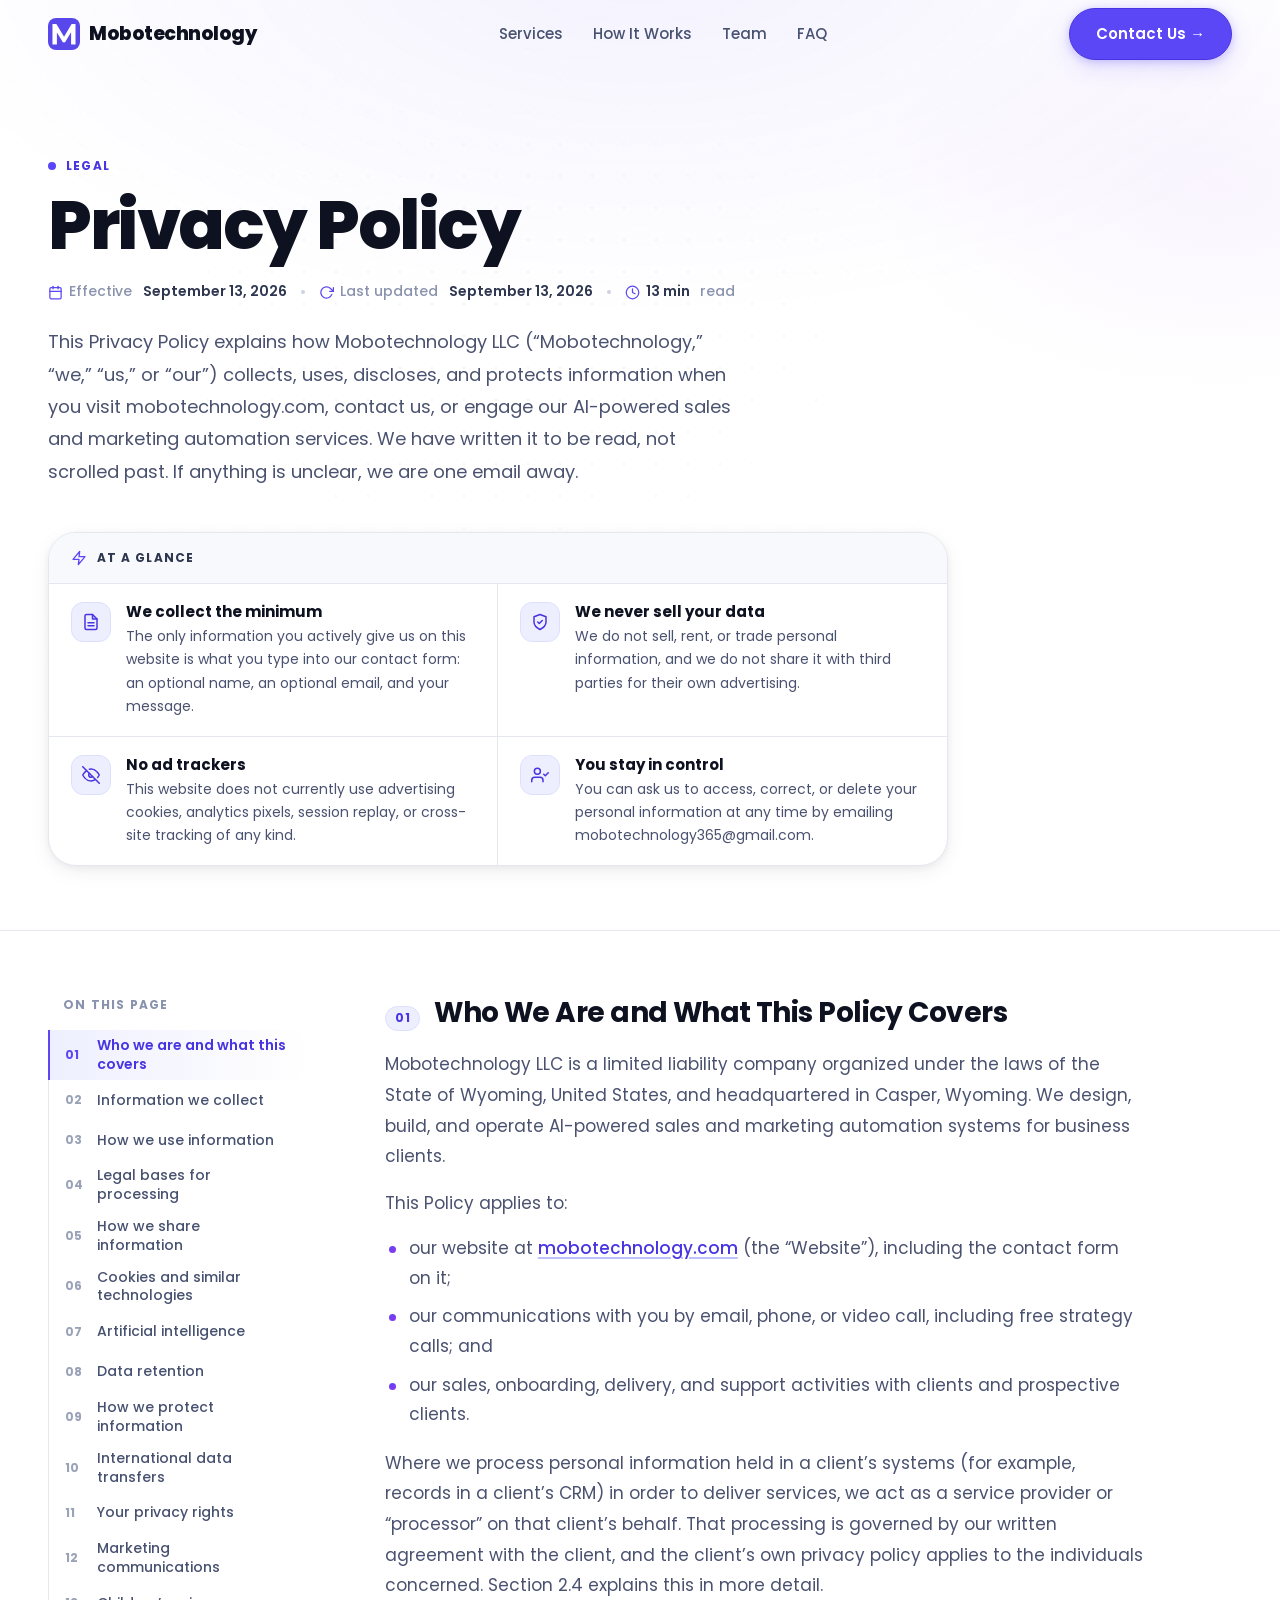
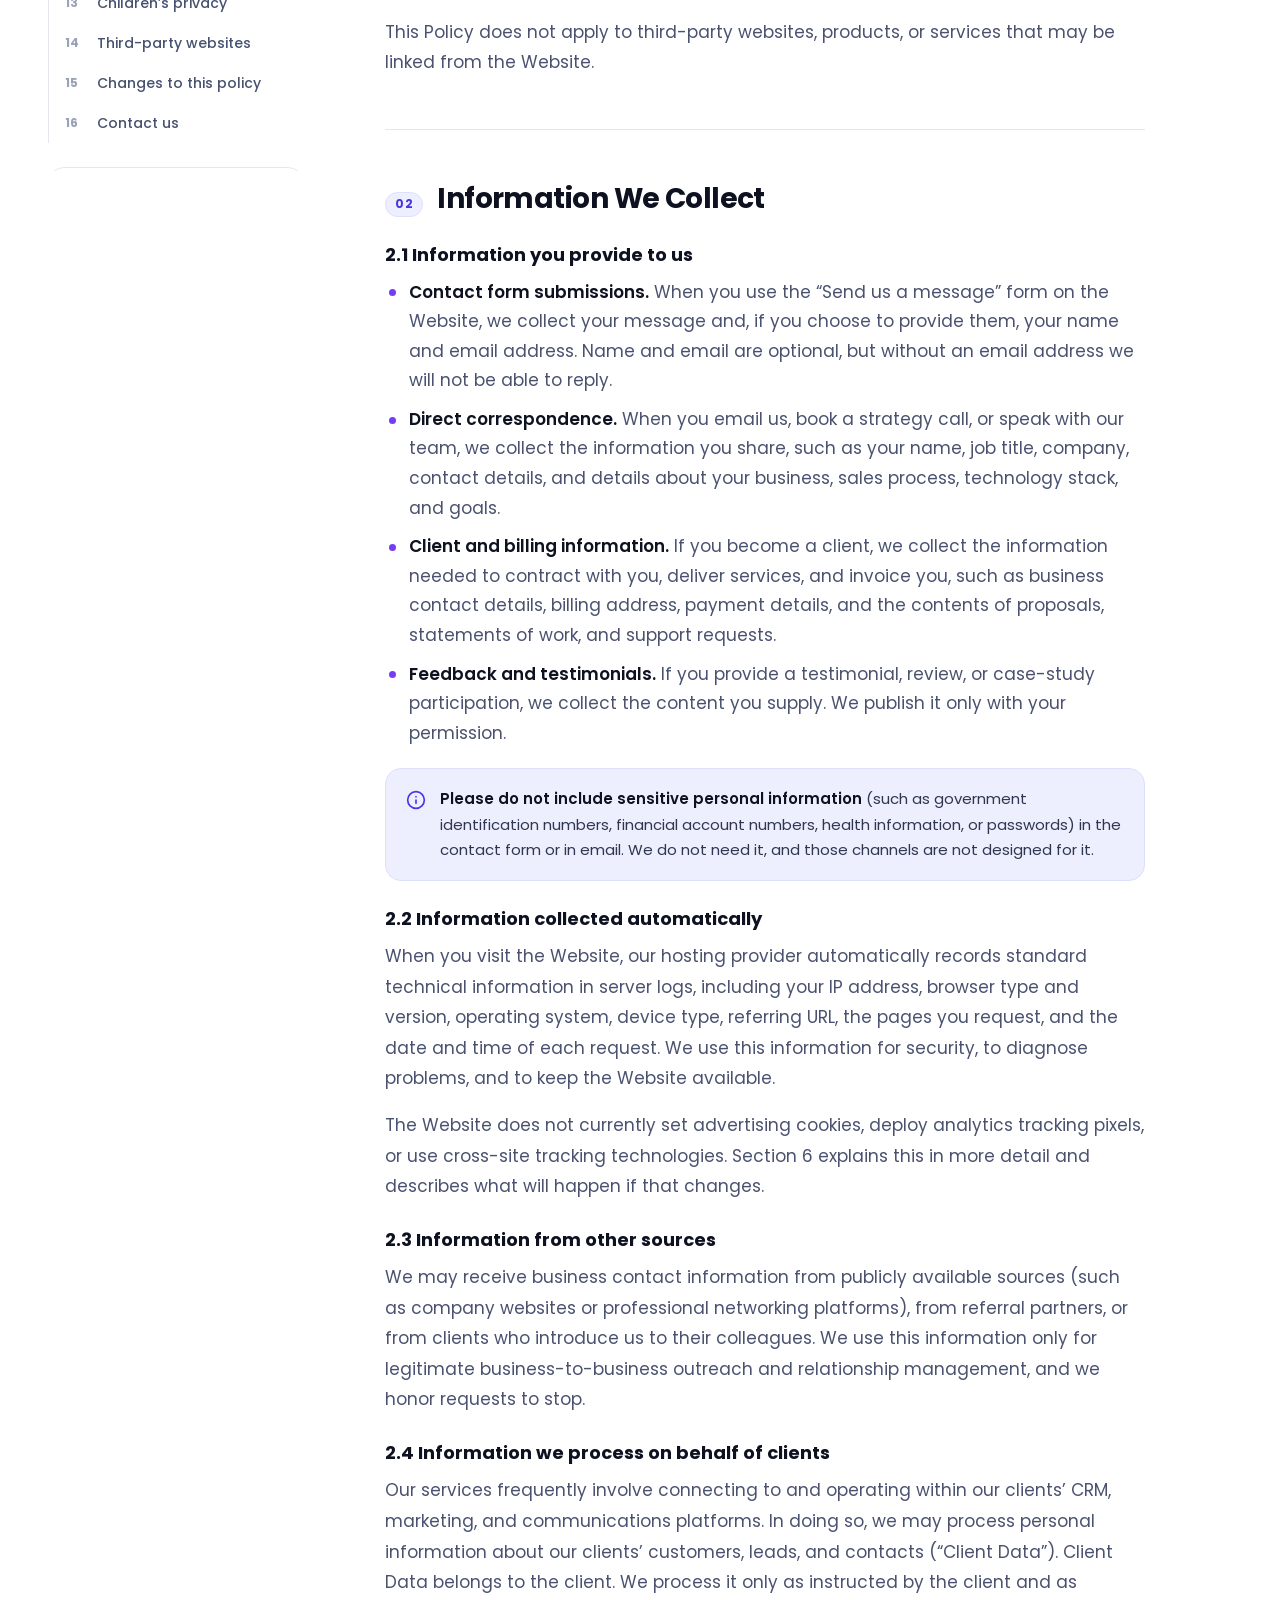
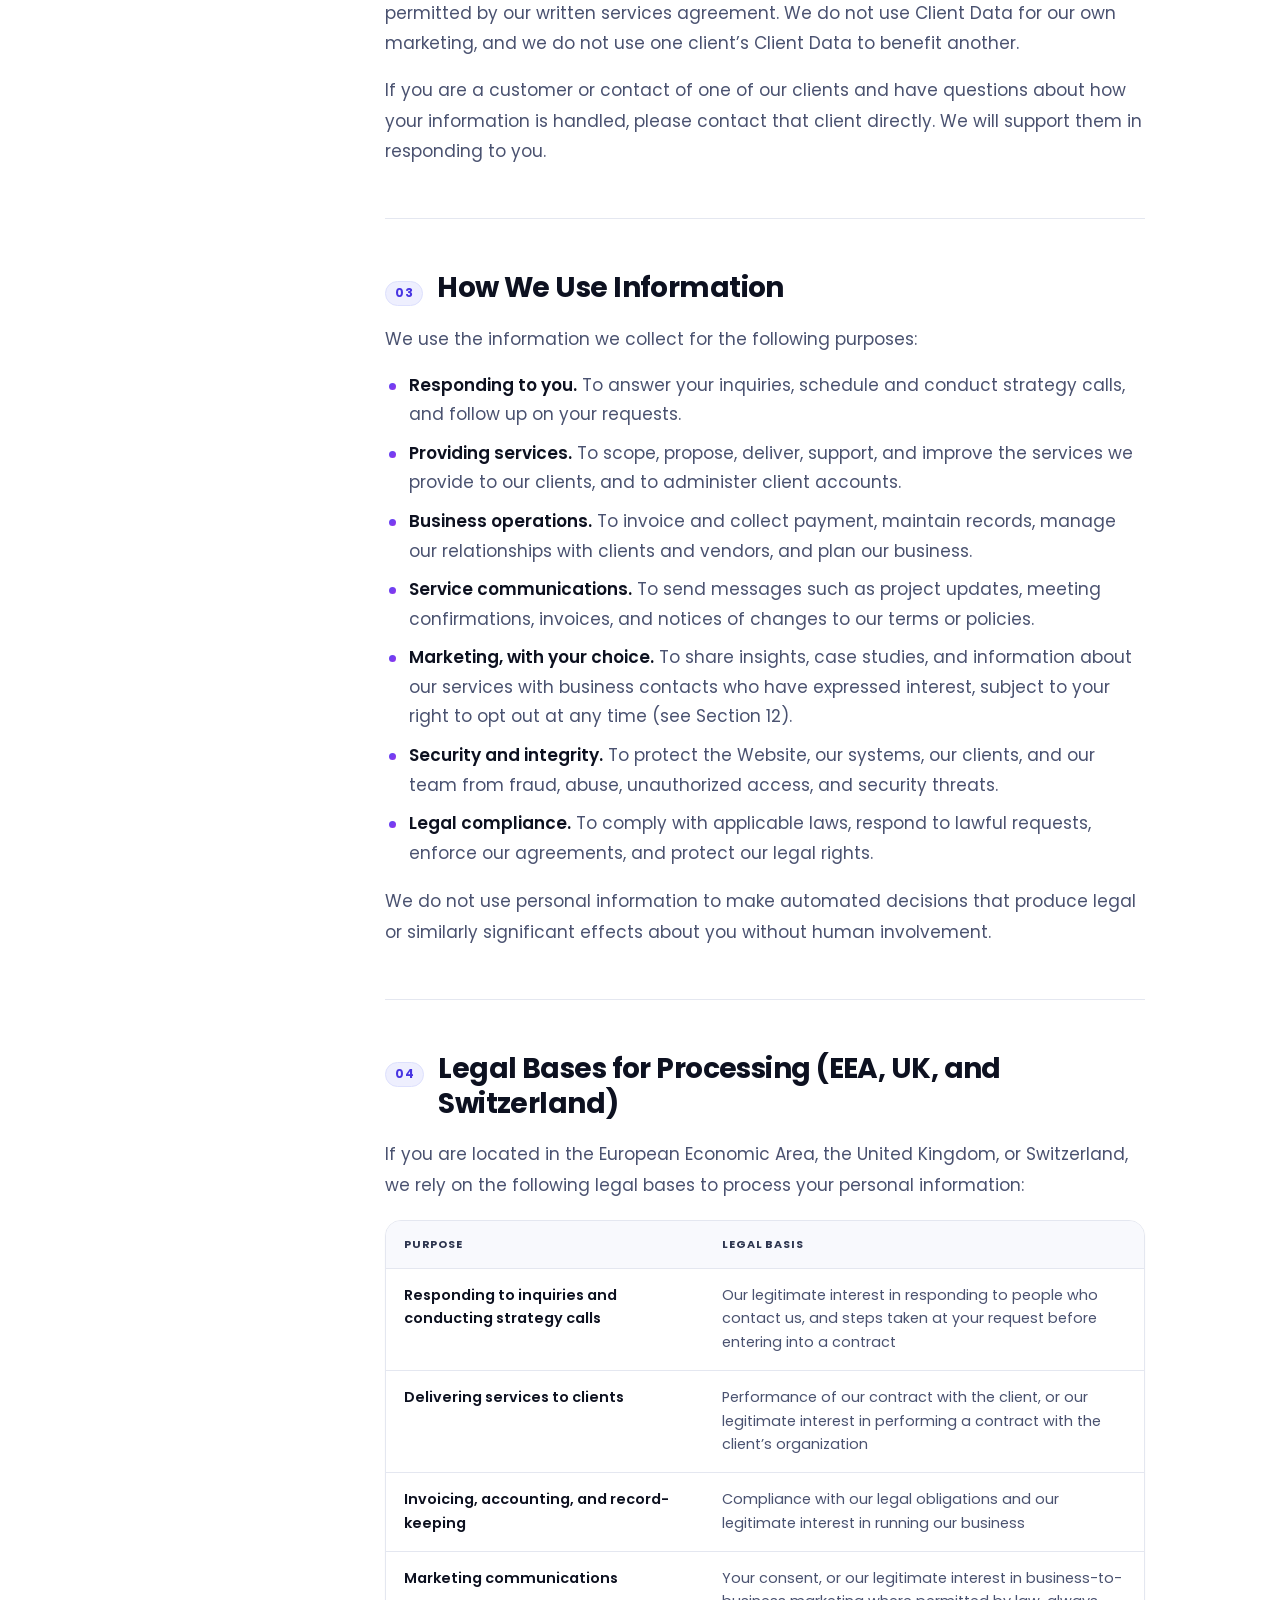
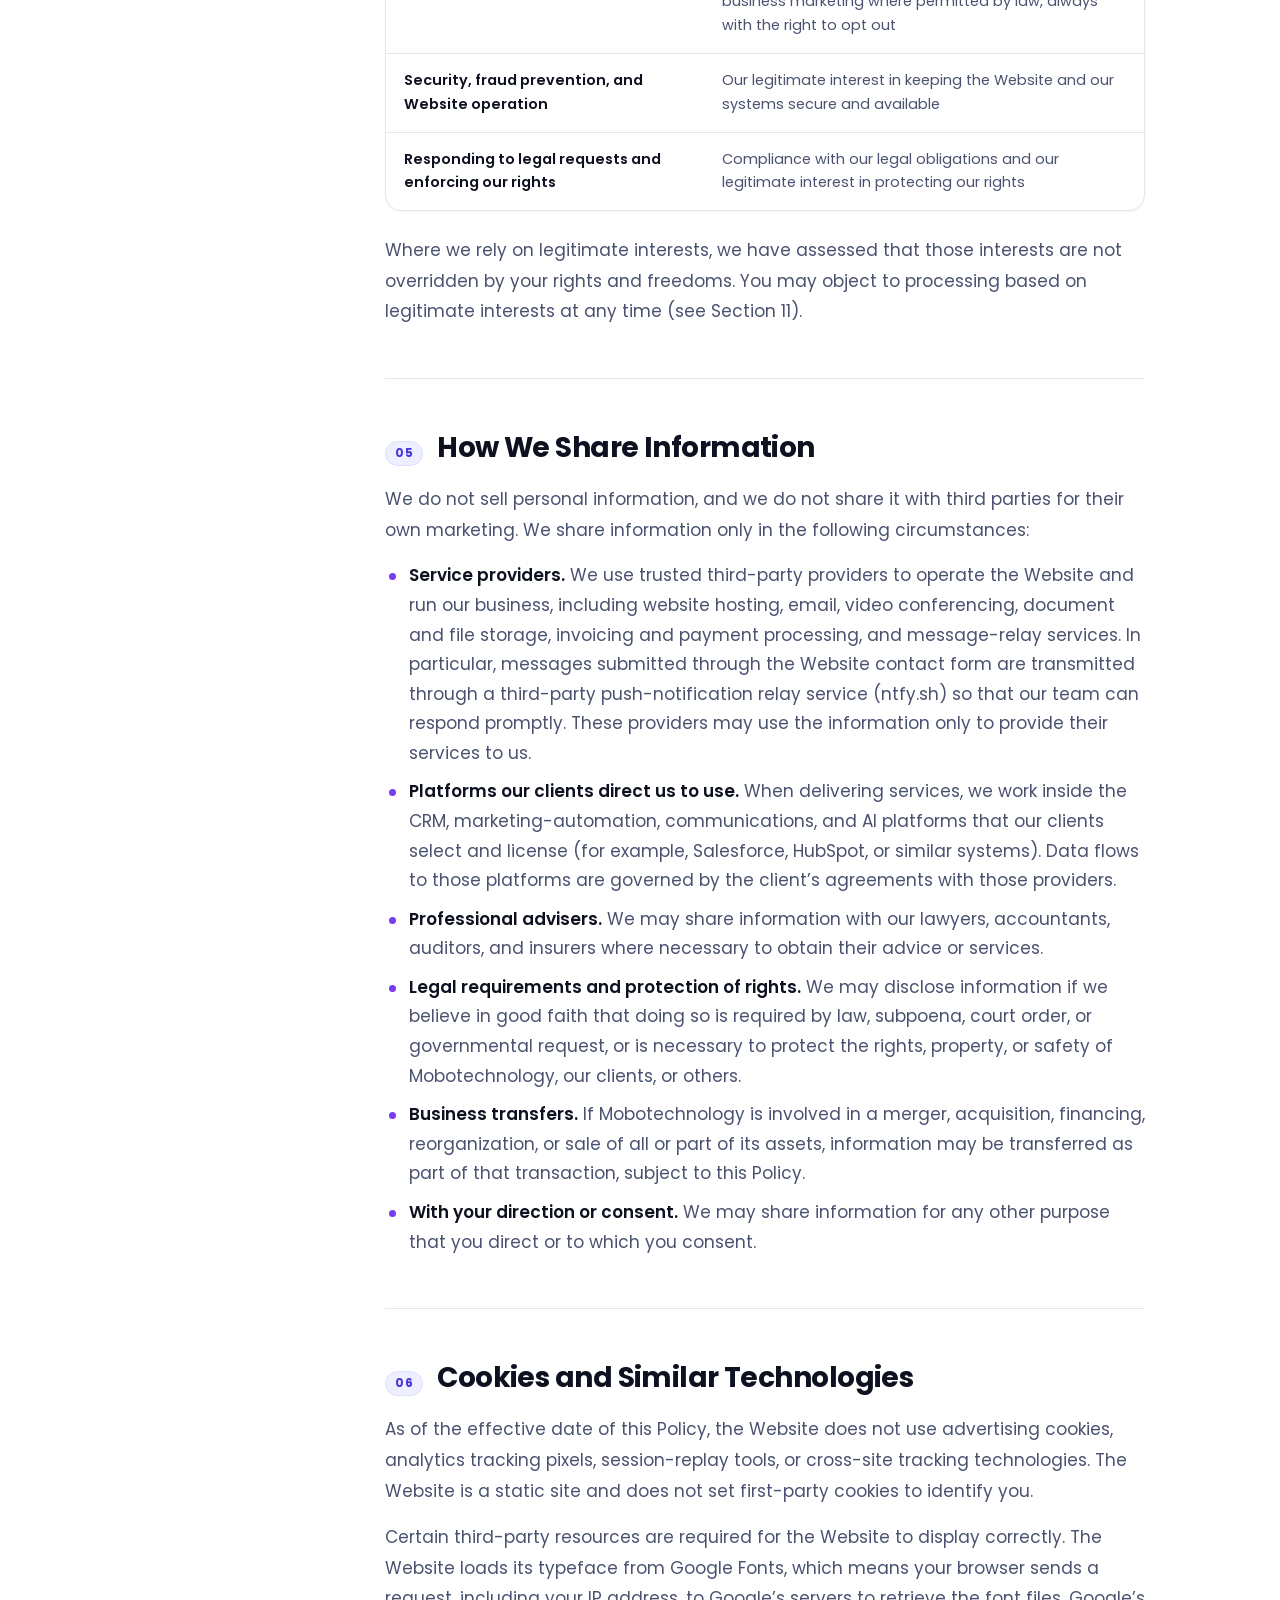
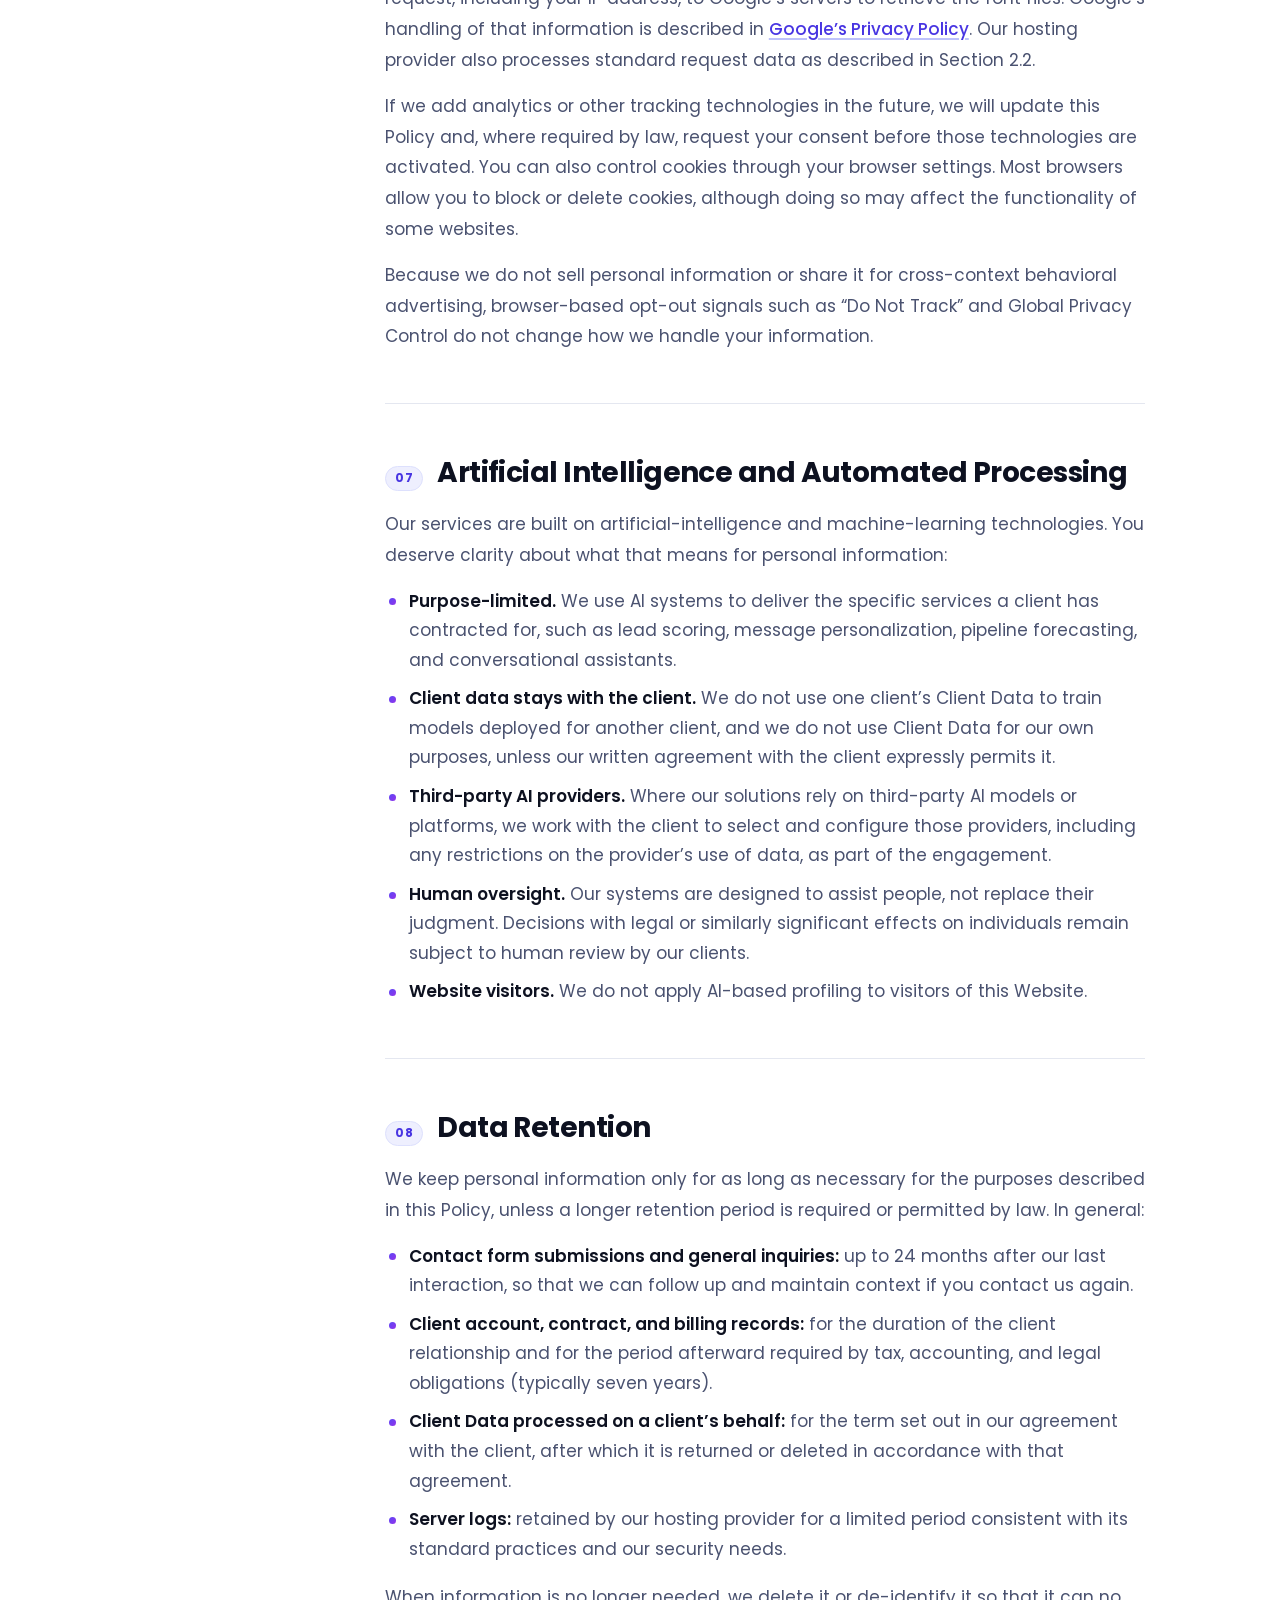
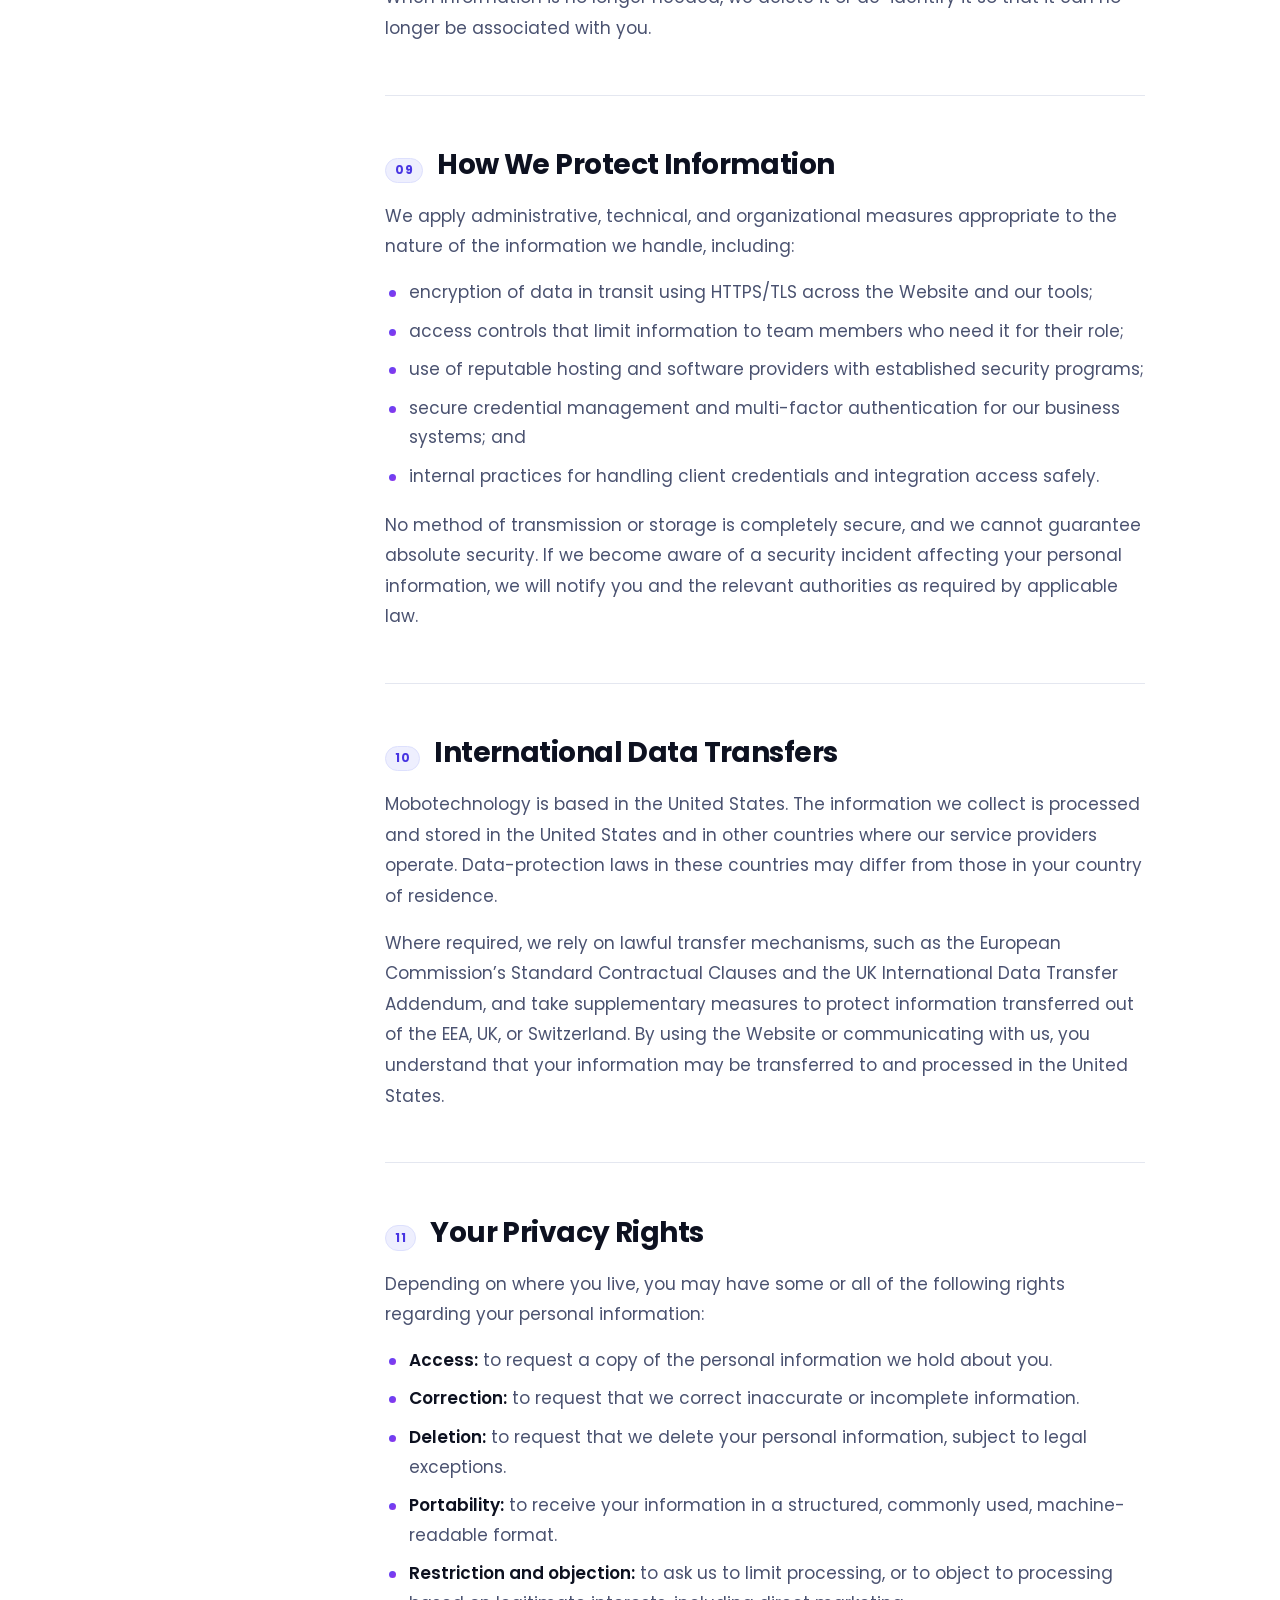
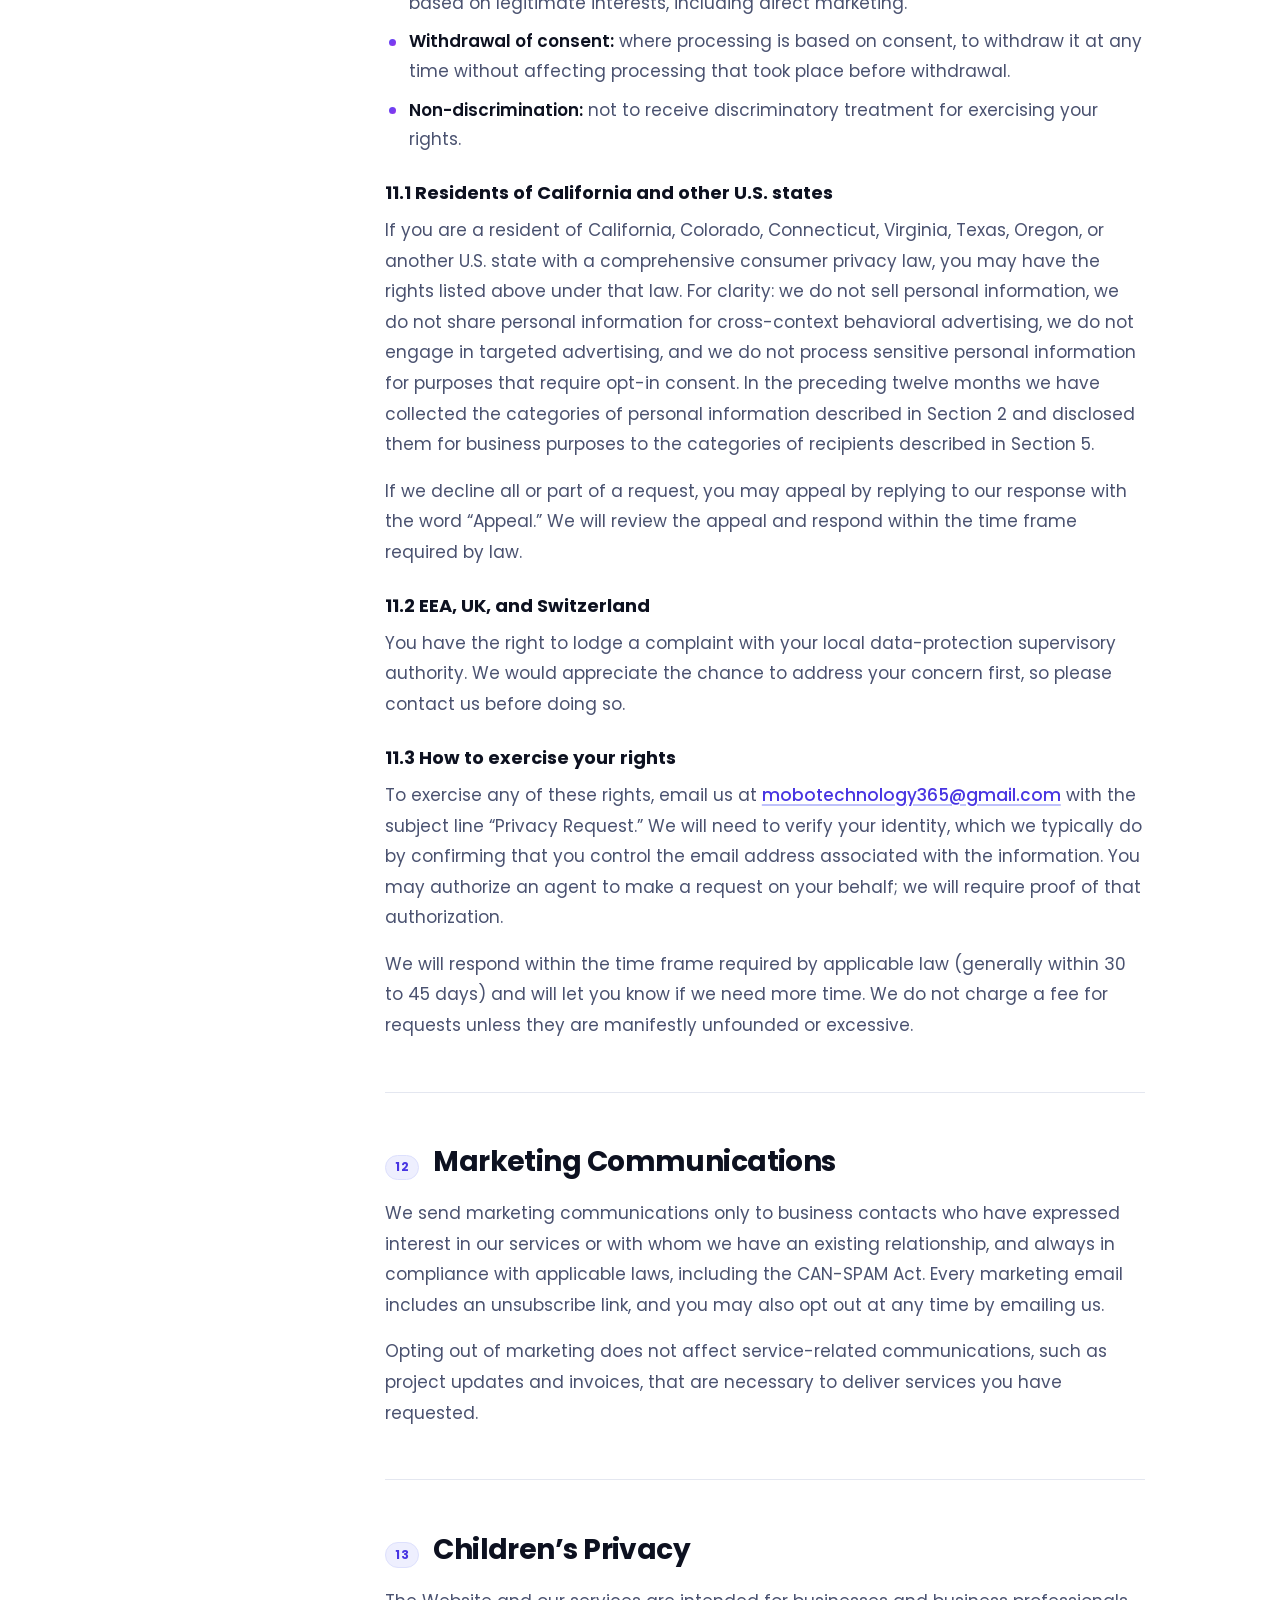
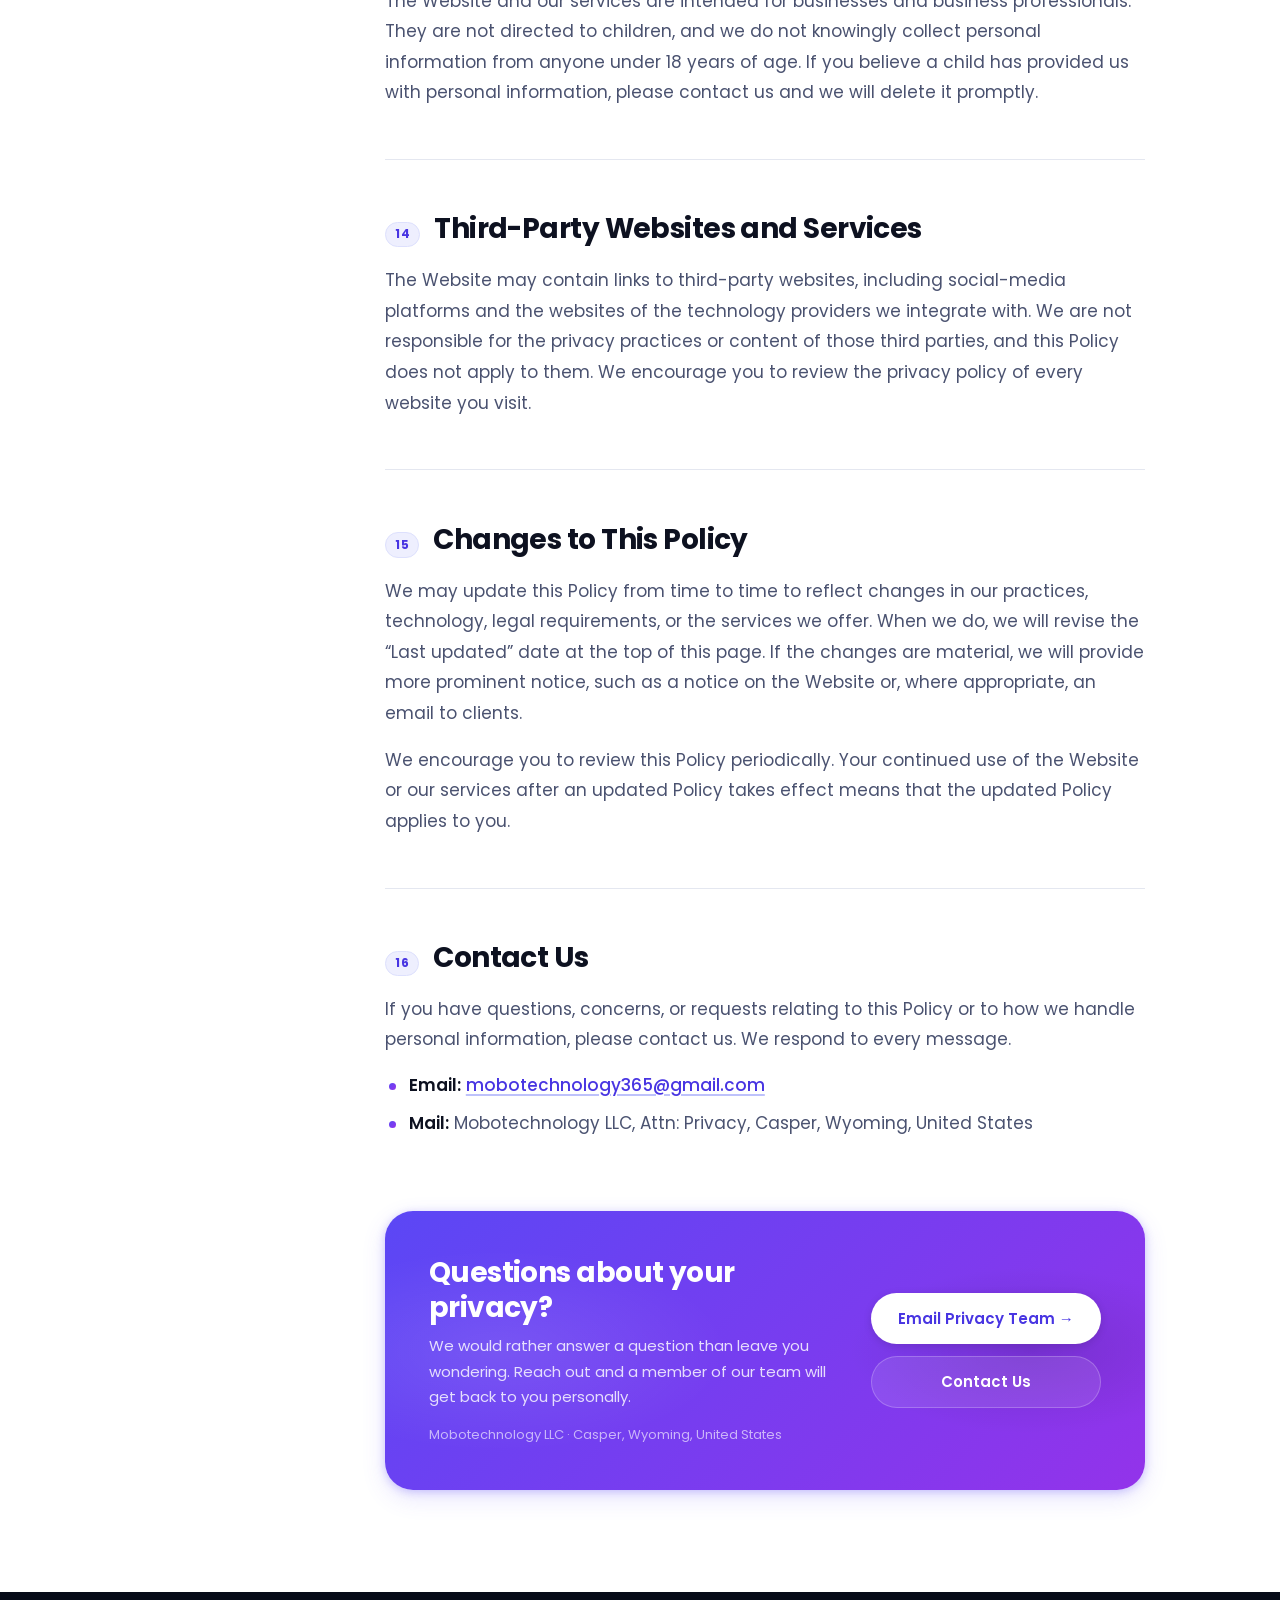
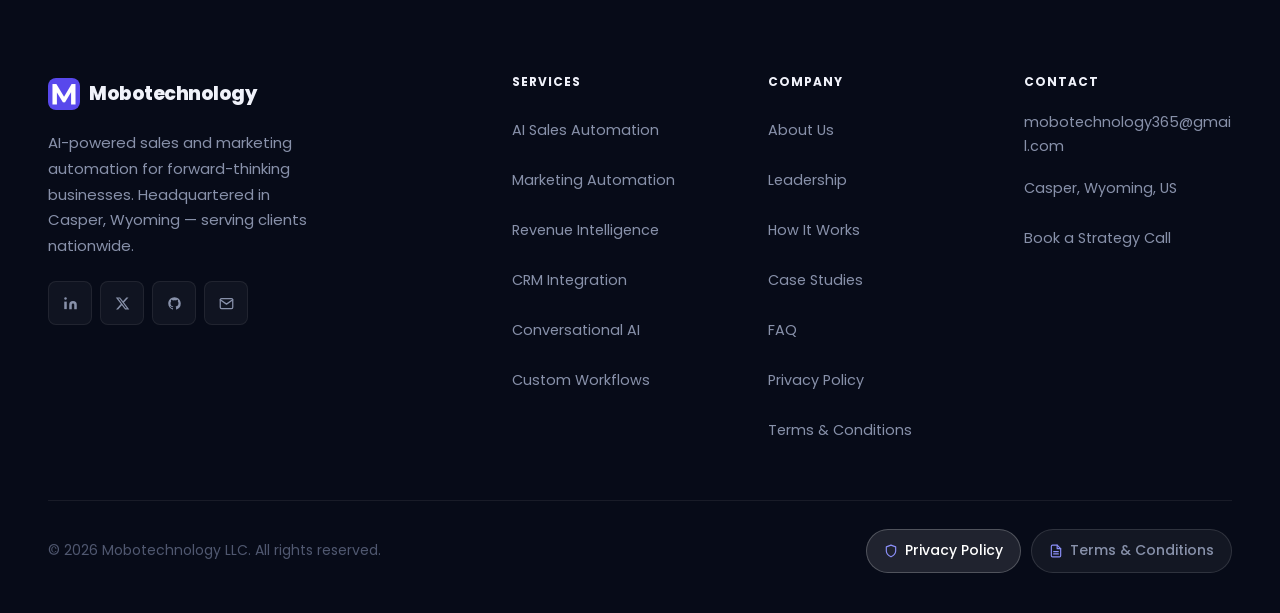
<file: privacy-policy.html>
<!DOCTYPE html>
<html lang="en">
<head>
<meta charset="UTF-8">
<meta name="viewport" content="width=device-width, initial-scale=1.0, viewport-fit=cover">
<title>Privacy Policy — Mobotechnology LLC</title>
<meta name="description" content="How Mobotechnology LLC collects, uses, shares, and protects personal information across mobotechnology.com and its AI-powered sales and marketing automation services.">
<meta name="robots" content="index, follow">
<meta name="author" content="Mobotechnology LLC">
<link rel="canonical" href="https://mobotechnology.com/privacy-policy.html">
<meta property="og:title" content="Privacy Policy — Mobotechnology LLC">
<meta property="og:description" content="How Mobotechnology LLC collects, uses, shares, and protects personal information.">
<meta property="og:type" content="website">
<meta property="og:url" content="https://mobotechnology.com/privacy-policy.html">
<meta name="twitter:card" content="summary">
<meta name="theme-color" content="#5B47F5">
<meta name="apple-mobile-web-app-capable" content="yes">
<meta name="apple-mobile-web-app-status-bar-style" content="default">
<link rel="apple-touch-icon" sizes="180x180" href="./apple-touch-icon.png">
<link rel="icon" type="image/png" sizes="32x32" href="./favicon-32x32.png">
<link rel="icon" type="image/png" sizes="16x16" href="./favicon-16x16.png">
<link rel="manifest" href="./site.webmanifest">
<link rel="preconnect" href="https://fonts.googleapis.com">
<link rel="preconnect" href="https://fonts.gstatic.com" crossorigin>
<link href="https://fonts.googleapis.com/css2?family=Poppins:wght@300;400;500;600;700;800&display=swap" rel="stylesheet">
<link rel="stylesheet" href="./legal.css">
</head>
<body>
<a href="#main" class="skip-link">Skip to main content</a>

<!-- ══ NAV ══════════════════════════════════════════════ -->
<nav class="nav" id="nav" role="navigation" aria-label="Main navigation">
  <div class="nav__inner">
    <a href="./index.html" class="nav__brand">
      <img src="./logo.png" alt="" class="nav__logo" aria-hidden="true" width="32" height="32" loading="eager" decoding="async">
      Mobotechnology
    </a>
    <ul class="nav__links">
      <li><a href="./index.html#services" class="nav__link">Services</a></li>
      <li><a href="./index.html#process" class="nav__link">How It Works</a></li>
      <li><a href="./index.html#team" class="nav__link">Team</a></li>
      <li><a href="./index.html#faq" class="nav__link">FAQ</a></li>
    </ul>
    <div class="nav__cta">
      <a href="./index.html#contact" class="btn btn-primary">Contact Us →</a>
    </div>
    <button class="nav__ham" id="ham" aria-label="Open menu" aria-expanded="false" aria-controls="mmenu">
      <svg width="18" height="18" viewBox="0 0 24 24" fill="none" stroke="currentColor" stroke-width="2" stroke-linecap="round" aria-hidden="true"><line x1="3" y1="6" x2="21" y2="6"/><line x1="3" y1="12" x2="21" y2="12"/><line x1="3" y1="18" x2="21" y2="18"/></svg>
    </button>
  </div>
</nav>

<div class="mmenu" id="mmenu" role="dialog" aria-label="Mobile navigation" aria-modal="true">
  <button class="mmenu__close" id="mmclose" aria-label="Close menu">
    <svg width="18" height="18" viewBox="0 0 24 24" fill="none" stroke="currentColor" stroke-width="2" stroke-linecap="round" aria-hidden="true"><line x1="18" y1="6" x2="6" y2="18"/><line x1="6" y1="6" x2="18" y2="18"/></svg>
  </button>
  <a href="./index.html#services" class="mmenu__link" data-mm>Services</a>
  <a href="./index.html#process"  class="mmenu__link" data-mm>How It Works</a>
  <a href="./index.html#team"     class="mmenu__link" data-mm>Team</a>
  <a href="./index.html#faq"      class="mmenu__link" data-mm>FAQ</a>
  <a href="./index.html#contact"  class="btn btn-primary btn-lg mmenu__cta" data-mm>Contact Us →</a>
</div>

<main id="main">

<!-- ══ HEADER ═══════════════════════════════════════════ -->
<header class="legal-hero">
  <div class="wrap">
    <div class="legal-hero__inner">
      <div class="eyebrow"><span class="eyebrow__dot"></span><span class="eyebrow__text">Legal</span></div>
      <h1>Privacy Policy</h1>
      <div class="legal-meta">
        <span class="legal-meta__item">
          <svg viewBox="0 0 24 24" fill="none" stroke="currentColor" stroke-width="2" stroke-linecap="round" stroke-linejoin="round" aria-hidden="true"><rect x="3" y="4" width="18" height="18" rx="2" ry="2"/><line x1="16" y1="2" x2="16" y2="6"/><line x1="8" y1="2" x2="8" y2="6"/><line x1="3" y1="10" x2="21" y2="10"/></svg>
          Effective&nbsp;<b><time datetime="2026-09-13">September 13, 2026</time></b>
        </span>
        <span class="legal-meta__sep" aria-hidden="true"></span>
        <span class="legal-meta__item">
          <svg viewBox="0 0 24 24" fill="none" stroke="currentColor" stroke-width="2" stroke-linecap="round" stroke-linejoin="round" aria-hidden="true"><polyline points="23 4 23 10 17 10"/><path d="M20.49 15a9 9 0 1 1-2.12-9.36L23 10"/></svg>
          Last updated&nbsp;<b><time datetime="2026-09-13">September 13, 2026</time></b>
        </span>
        <span class="legal-meta__sep" aria-hidden="true"></span>
        <span class="legal-meta__item">
          <svg viewBox="0 0 24 24" fill="none" stroke="currentColor" stroke-width="2" stroke-linecap="round" stroke-linejoin="round" aria-hidden="true"><circle cx="12" cy="12" r="10"/><polyline points="12 6 12 12 16 14"/></svg>
          <b>13 min</b>&nbsp;read
        </span>
      </div>
      <p class="legal-hero__lead">
        This Privacy Policy explains how Mobotechnology LLC (“Mobotechnology,” “we,” “us,” or “our”) collects, uses, discloses, and protects information when you visit mobotechnology.com, contact us, or engage our AI-powered sales and marketing automation services. We have written it to be read, not scrolled past. If anything is unclear, we are one email away.
      </p>

      <div class="glance" aria-labelledby="glance-title">
        <div class="glance__head">
          <svg viewBox="0 0 24 24" fill="none" stroke="currentColor" stroke-width="2" stroke-linecap="round" stroke-linejoin="round" aria-hidden="true"><path d="M13 2L3 14h9l-1 8 10-12h-9l1-8z"/></svg>
          <h2 id="glance-title">At a glance</h2>
        </div>
        <div class="glance__grid">
          <div class="glance__item">
            <div class="glance__ico"><svg viewBox="0 0 24 24" fill="none" stroke="currentColor" stroke-width="2" stroke-linecap="round" stroke-linejoin="round" aria-hidden="true"><path d="M14 2H6a2 2 0 0 0-2 2v16a2 2 0 0 0 2 2h12a2 2 0 0 0 2-2V8z"/><polyline points="14 2 14 8 20 8"/><line x1="16" y1="13" x2="8" y2="13"/><line x1="16" y1="17" x2="8" y2="17"/></svg></div>
            <div><strong>We collect the minimum</strong><p>The only information you actively give us on this website is what you type into our contact form: an optional name, an optional email, and your message.</p></div>
          </div>
          <div class="glance__item">
            <div class="glance__ico"><svg viewBox="0 0 24 24" fill="none" stroke="currentColor" stroke-width="2" stroke-linecap="round" stroke-linejoin="round" aria-hidden="true"><path d="M12 22s8-4 8-10V5l-8-3-8 3v7c0 6 8 10 8 10z"/><polyline points="9 12 11 14 15 10"/></svg></div>
            <div><strong>We never sell your data</strong><p>We do not sell, rent, or trade personal information, and we do not share it with third parties for their own advertising.</p></div>
          </div>
          <div class="glance__item">
            <div class="glance__ico"><svg viewBox="0 0 24 24" fill="none" stroke="currentColor" stroke-width="2" stroke-linecap="round" stroke-linejoin="round" aria-hidden="true"><path d="M17.94 17.94A10.07 10.07 0 0 1 12 20c-7 0-11-8-11-8a18.45 18.45 0 0 1 5.06-5.94M9.9 4.24A9.12 9.12 0 0 1 12 4c7 0 11 8 11 8a18.5 18.5 0 0 1-2.16 3.19m-6.72-1.07a3 3 0 1 1-4.24-4.24"/><line x1="1" y1="1" x2="23" y2="23"/></svg></div>
            <div><strong>No ad trackers</strong><p>This website does not currently use advertising cookies, analytics pixels, session replay, or cross-site tracking of any kind.</p></div>
          </div>
          <div class="glance__item">
            <div class="glance__ico"><svg viewBox="0 0 24 24" fill="none" stroke="currentColor" stroke-width="2" stroke-linecap="round" stroke-linejoin="round" aria-hidden="true"><path d="M16 21v-2a4 4 0 0 0-4-4H5a4 4 0 0 0-4 4v2"/><circle cx="8.5" cy="7" r="4"/><polyline points="17 11 19 13 23 9"/></svg></div>
            <div><strong>You stay in control</strong><p>You can ask us to access, correct, or delete your personal information at any time by emailing <a href="mailto:mobotechnology365@gmail.com">mobotechnology365@gmail.com</a>.</p></div>
          </div>
        </div>
      </div>
    </div>
  </div>
</header>

<!-- ══ BODY ═════════════════════════════════════════════ -->
<div class="legal-body">
  <div class="wrap">
    <div class="legal-grid">

      <nav class="toc" id="toc" aria-label="On this page">
        <button class="toc__toggle" id="tocToggle" aria-expanded="false" aria-controls="tocList">
          On this page
          <svg viewBox="0 0 24 24" fill="none" stroke="currentColor" stroke-width="2" stroke-linecap="round" stroke-linejoin="round" aria-hidden="true"><polyline points="6 9 12 15 18 9"/></svg>
        </button>
        <p class="toc__title" aria-hidden="true">On this page</p>
        <ol class="toc__list" id="tocList">
          <li><a href="#scope" class="toc__link"><span class="toc__num">01</span>Who we are and what this covers</a></li>
          <li><a href="#information-we-collect" class="toc__link"><span class="toc__num">02</span>Information we collect</a></li>
          <li><a href="#how-we-use-information" class="toc__link"><span class="toc__num">03</span>How we use information</a></li>
          <li><a href="#legal-bases" class="toc__link"><span class="toc__num">04</span>Legal bases for processing</a></li>
          <li><a href="#how-we-share-information" class="toc__link"><span class="toc__num">05</span>How we share information</a></li>
          <li><a href="#cookies" class="toc__link"><span class="toc__num">06</span>Cookies and similar technologies</a></li>
          <li><a href="#artificial-intelligence" class="toc__link"><span class="toc__num">07</span>Artificial intelligence</a></li>
          <li><a href="#data-retention" class="toc__link"><span class="toc__num">08</span>Data retention</a></li>
          <li><a href="#security" class="toc__link"><span class="toc__num">09</span>How we protect information</a></li>
          <li><a href="#international-transfers" class="toc__link"><span class="toc__num">10</span>International data transfers</a></li>
          <li><a href="#your-rights" class="toc__link"><span class="toc__num">11</span>Your privacy rights</a></li>
          <li><a href="#marketing" class="toc__link"><span class="toc__num">12</span>Marketing communications</a></li>
          <li><a href="#children" class="toc__link"><span class="toc__num">13</span>Children’s privacy</a></li>
          <li><a href="#third-parties" class="toc__link"><span class="toc__num">14</span>Third-party websites</a></li>
          <li><a href="#changes" class="toc__link"><span class="toc__num">15</span>Changes to this policy</a></li>
          <li><a href="#contact" class="toc__link"><span class="toc__num">16</span>Contact us</a></li>
        </ol>
        <a href="./terms-and-conditions.html" class="related toc__related">
          <span><small>Related document</small><strong>Terms &amp; Conditions</strong></span>
          <svg viewBox="0 0 24 24" fill="none" stroke="currentColor" stroke-width="2" stroke-linecap="round" stroke-linejoin="round" aria-hidden="true"><line x1="5" y1="12" x2="19" y2="12"/><polyline points="12 5 19 12 12 19"/></svg>
        </a>
      </nav>

      <div class="legal-main">
        <article class="doc">

          <section id="scope" aria-labelledby="h-scope">
            <h2 id="h-scope">Who We Are and What This Policy Covers</h2>
            <p>Mobotechnology LLC is a limited liability company organized under the laws of the State of Wyoming, United States, and headquartered in Casper, Wyoming. We design, build, and operate AI-powered sales and marketing automation systems for business clients.</p>
            <p>This Policy applies to:</p>
            <ul>
              <li>our website at <a href="https://mobotechnology.com">mobotechnology.com</a> (the “Website”), including the contact form on it;</li>
              <li>our communications with you by email, phone, or video call, including free strategy calls; and</li>
              <li>our sales, onboarding, delivery, and support activities with clients and prospective clients.</li>
            </ul>
            <p>Where we process personal information held in a client’s systems (for example, records in a client’s CRM) in order to deliver services, we act as a service provider or “processor” on that client’s behalf. That processing is governed by our written agreement with the client, and the client’s own privacy policy applies to the individuals concerned. Section&nbsp;2.4 explains this in more detail.</p>
            <p>This Policy does not apply to third-party websites, products, or services that may be linked from the Website.</p>
          </section>

          <section id="information-we-collect" aria-labelledby="h-collect">
            <h2 id="h-collect">Information We Collect</h2>

            <h3>2.1 Information you provide to us</h3>
            <ul>
              <li><strong>Contact form submissions.</strong> When you use the “Send us a message” form on the Website, we collect your message and, if you choose to provide them, your name and email address. Name and email are optional, but without an email address we will not be able to reply.</li>
              <li><strong>Direct correspondence.</strong> When you email us, book a strategy call, or speak with our team, we collect the information you share, such as your name, job title, company, contact details, and details about your business, sales process, technology stack, and goals.</li>
              <li><strong>Client and billing information.</strong> If you become a client, we collect the information needed to contract with you, deliver services, and invoice you, such as business contact details, billing address, payment details, and the contents of proposals, statements of work, and support requests.</li>
              <li><strong>Feedback and testimonials.</strong> If you provide a testimonial, review, or case-study participation, we collect the content you supply. We publish it only with your permission.</li>
            </ul>
            <div class="callout" role="note">
              <svg viewBox="0 0 24 24" fill="none" stroke="currentColor" stroke-width="2" stroke-linecap="round" stroke-linejoin="round" aria-hidden="true"><circle cx="12" cy="12" r="10"/><line x1="12" y1="16" x2="12" y2="12"/><line x1="12" y1="8" x2="12.01" y2="8"/></svg>
              <p><strong>Please do not include sensitive personal information</strong> (such as government identification numbers, financial account numbers, health information, or passwords) in the contact form or in email. We do not need it, and those channels are not designed for it.</p>
            </div>

            <h3>2.2 Information collected automatically</h3>
            <p>When you visit the Website, our hosting provider automatically records standard technical information in server logs, including your IP address, browser type and version, operating system, device type, referring URL, the pages you request, and the date and time of each request. We use this information for security, to diagnose problems, and to keep the Website available.</p>
            <p>The Website does not currently set advertising cookies, deploy analytics tracking pixels, or use cross-site tracking technologies. Section&nbsp;6 explains this in more detail and describes what will happen if that changes.</p>

            <h3>2.3 Information from other sources</h3>
            <p>We may receive business contact information from publicly available sources (such as company websites or professional networking platforms), from referral partners, or from clients who introduce us to their colleagues. We use this information only for legitimate business-to-business outreach and relationship management, and we honor requests to stop.</p>

            <h3>2.4 Information we process on behalf of clients</h3>
            <p>Our services frequently involve connecting to and operating within our clients’ CRM, marketing, and communications platforms. In doing so, we may process personal information about our clients’ customers, leads, and contacts (“Client Data”). Client Data belongs to the client. We process it only as instructed by the client and as permitted by our written services agreement. We do not use Client Data for our own marketing, and we do not use one client’s Client Data to benefit another.</p>
            <p>If you are a customer or contact of one of our clients and have questions about how your information is handled, please contact that client directly. We will support them in responding to you.</p>
          </section>

          <section id="how-we-use-information" aria-labelledby="h-use">
            <h2 id="h-use">How We Use Information</h2>
            <p>We use the information we collect for the following purposes:</p>
            <ul>
              <li><strong>Responding to you.</strong> To answer your inquiries, schedule and conduct strategy calls, and follow up on your requests.</li>
              <li><strong>Providing services.</strong> To scope, propose, deliver, support, and improve the services we provide to our clients, and to administer client accounts.</li>
              <li><strong>Business operations.</strong> To invoice and collect payment, maintain records, manage our relationships with clients and vendors, and plan our business.</li>
              <li><strong>Service communications.</strong> To send messages such as project updates, meeting confirmations, invoices, and notices of changes to our terms or policies.</li>
              <li><strong>Marketing, with your choice.</strong> To share insights, case studies, and information about our services with business contacts who have expressed interest, subject to your right to opt out at any time (see Section&nbsp;12).</li>
              <li><strong>Security and integrity.</strong> To protect the Website, our systems, our clients, and our team from fraud, abuse, unauthorized access, and security threats.</li>
              <li><strong>Legal compliance.</strong> To comply with applicable laws, respond to lawful requests, enforce our agreements, and protect our legal rights.</li>
            </ul>
            <p>We do not use personal information to make automated decisions that produce legal or similarly significant effects about you without human involvement.</p>
          </section>

          <section id="legal-bases" aria-labelledby="h-bases">
            <h2 id="h-bases">Legal Bases for Processing (EEA, UK, and Switzerland)</h2>
            <p>If you are located in the European Economic Area, the United Kingdom, or Switzerland, we rely on the following legal bases to process your personal information:</p>
            <div class="tbl-wrap">
              <table class="tbl">
                <thead><tr><th scope="col">Purpose</th><th scope="col">Legal basis</th></tr></thead>
                <tbody>
                  <tr><td>Responding to inquiries and conducting strategy calls</td><td>Our legitimate interest in responding to people who contact us, and steps taken at your request before entering into a contract</td></tr>
                  <tr><td>Delivering services to clients</td><td>Performance of our contract with the client, or our legitimate interest in performing a contract with the client’s organization</td></tr>
                  <tr><td>Invoicing, accounting, and record-keeping</td><td>Compliance with our legal obligations and our legitimate interest in running our business</td></tr>
                  <tr><td>Marketing communications</td><td>Your consent, or our legitimate interest in business-to-business marketing where permitted by law, always with the right to opt out</td></tr>
                  <tr><td>Security, fraud prevention, and Website operation</td><td>Our legitimate interest in keeping the Website and our systems secure and available</td></tr>
                  <tr><td>Responding to legal requests and enforcing our rights</td><td>Compliance with our legal obligations and our legitimate interest in protecting our rights</td></tr>
                </tbody>
              </table>
            </div>
            <p>Where we rely on legitimate interests, we have assessed that those interests are not overridden by your rights and freedoms. You may object to processing based on legitimate interests at any time (see Section&nbsp;11).</p>
          </section>

          <section id="how-we-share-information" aria-labelledby="h-share">
            <h2 id="h-share">How We Share Information</h2>
            <p>We do not sell personal information, and we do not share it with third parties for their own marketing. We share information only in the following circumstances:</p>
            <ul>
              <li><strong>Service providers.</strong> We use trusted third-party providers to operate the Website and run our business, including website hosting, email, video conferencing, document and file storage, invoicing and payment processing, and message-relay services. In particular, messages submitted through the Website contact form are transmitted through a third-party push-notification relay service (ntfy.sh) so that our team can respond promptly. These providers may use the information only to provide their services to us.</li>
              <li><strong>Platforms our clients direct us to use.</strong> When delivering services, we work inside the CRM, marketing-automation, communications, and AI platforms that our clients select and license (for example, Salesforce, HubSpot, or similar systems). Data flows to those platforms are governed by the client’s agreements with those providers.</li>
              <li><strong>Professional advisers.</strong> We may share information with our lawyers, accountants, auditors, and insurers where necessary to obtain their advice or services.</li>
              <li><strong>Legal requirements and protection of rights.</strong> We may disclose information if we believe in good faith that doing so is required by law, subpoena, court order, or governmental request, or is necessary to protect the rights, property, or safety of Mobotechnology, our clients, or others.</li>
              <li><strong>Business transfers.</strong> If Mobotechnology is involved in a merger, acquisition, financing, reorganization, or sale of all or part of its assets, information may be transferred as part of that transaction, subject to this Policy.</li>
              <li><strong>With your direction or consent.</strong> We may share information for any other purpose that you direct or to which you consent.</li>
            </ul>
          </section>

          <section id="cookies" aria-labelledby="h-cookies">
            <h2 id="h-cookies">Cookies and Similar Technologies</h2>
            <p>As of the effective date of this Policy, the Website does not use advertising cookies, analytics tracking pixels, session-replay tools, or cross-site tracking technologies. The Website is a static site and does not set first-party cookies to identify you.</p>
            <p>Certain third-party resources are required for the Website to display correctly. The Website loads its typeface from Google Fonts, which means your browser sends a request, including your IP address, to Google’s servers to retrieve the font files. Google’s handling of that information is described in <a href="https://policies.google.com/privacy" rel="noopener noreferrer" target="_blank">Google’s Privacy Policy</a>. Our hosting provider also processes standard request data as described in Section&nbsp;2.2.</p>
            <p>If we add analytics or other tracking technologies in the future, we will update this Policy and, where required by law, request your consent before those technologies are activated. You can also control cookies through your browser settings. Most browsers allow you to block or delete cookies, although doing so may affect the functionality of some websites.</p>
            <p>Because we do not sell personal information or share it for cross-context behavioral advertising, browser-based opt-out signals such as “Do Not Track” and Global Privacy Control do not change how we handle your information.</p>
          </section>

          <section id="artificial-intelligence" aria-labelledby="h-ai">
            <h2 id="h-ai">Artificial Intelligence and Automated Processing</h2>
            <p>Our services are built on artificial-intelligence and machine-learning technologies. You deserve clarity about what that means for personal information:</p>
            <ul>
              <li><strong>Purpose-limited.</strong> We use AI systems to deliver the specific services a client has contracted for, such as lead scoring, message personalization, pipeline forecasting, and conversational assistants.</li>
              <li><strong>Client data stays with the client.</strong> We do not use one client’s Client Data to train models deployed for another client, and we do not use Client Data for our own purposes, unless our written agreement with the client expressly permits it.</li>
              <li><strong>Third-party AI providers.</strong> Where our solutions rely on third-party AI models or platforms, we work with the client to select and configure those providers, including any restrictions on the provider’s use of data, as part of the engagement.</li>
              <li><strong>Human oversight.</strong> Our systems are designed to assist people, not replace their judgment. Decisions with legal or similarly significant effects on individuals remain subject to human review by our clients.</li>
              <li><strong>Website visitors.</strong> We do not apply AI-based profiling to visitors of this Website.</li>
            </ul>
          </section>

          <section id="data-retention" aria-labelledby="h-retention">
            <h2 id="h-retention">Data Retention</h2>
            <p>We keep personal information only for as long as necessary for the purposes described in this Policy, unless a longer retention period is required or permitted by law. In general:</p>
            <ul>
              <li><strong>Contact form submissions and general inquiries:</strong> up to 24 months after our last interaction, so that we can follow up and maintain context if you contact us again.</li>
              <li><strong>Client account, contract, and billing records:</strong> for the duration of the client relationship and for the period afterward required by tax, accounting, and legal obligations (typically seven years).</li>
              <li><strong>Client Data processed on a client’s behalf:</strong> for the term set out in our agreement with the client, after which it is returned or deleted in accordance with that agreement.</li>
              <li><strong>Server logs:</strong> retained by our hosting provider for a limited period consistent with its standard practices and our security needs.</li>
            </ul>
            <p>When information is no longer needed, we delete it or de-identify it so that it can no longer be associated with you.</p>
          </section>

          <section id="security" aria-labelledby="h-security">
            <h2 id="h-security">How We Protect Information</h2>
            <p>We apply administrative, technical, and organizational measures appropriate to the nature of the information we handle, including:</p>
            <ul>
              <li>encryption of data in transit using HTTPS/TLS across the Website and our tools;</li>
              <li>access controls that limit information to team members who need it for their role;</li>
              <li>use of reputable hosting and software providers with established security programs;</li>
              <li>secure credential management and multi-factor authentication for our business systems; and</li>
              <li>internal practices for handling client credentials and integration access safely.</li>
            </ul>
            <p>No method of transmission or storage is completely secure, and we cannot guarantee absolute security. If we become aware of a security incident affecting your personal information, we will notify you and the relevant authorities as required by applicable law.</p>
          </section>

          <section id="international-transfers" aria-labelledby="h-transfers">
            <h2 id="h-transfers">International Data Transfers</h2>
            <p>Mobotechnology is based in the United States. The information we collect is processed and stored in the United States and in other countries where our service providers operate. Data-protection laws in these countries may differ from those in your country of residence.</p>
            <p>Where required, we rely on lawful transfer mechanisms, such as the European Commission’s Standard Contractual Clauses and the UK International Data Transfer Addendum, and take supplementary measures to protect information transferred out of the EEA, UK, or Switzerland. By using the Website or communicating with us, you understand that your information may be transferred to and processed in the United States.</p>
          </section>

          <section id="your-rights" aria-labelledby="h-rights">
            <h2 id="h-rights">Your Privacy Rights</h2>
            <p>Depending on where you live, you may have some or all of the following rights regarding your personal information:</p>
            <ul>
              <li><strong>Access:</strong> to request a copy of the personal information we hold about you.</li>
              <li><strong>Correction:</strong> to request that we correct inaccurate or incomplete information.</li>
              <li><strong>Deletion:</strong> to request that we delete your personal information, subject to legal exceptions.</li>
              <li><strong>Portability:</strong> to receive your information in a structured, commonly used, machine-readable format.</li>
              <li><strong>Restriction and objection:</strong> to ask us to limit processing, or to object to processing based on legitimate interests, including direct marketing.</li>
              <li><strong>Withdrawal of consent:</strong> where processing is based on consent, to withdraw it at any time without affecting processing that took place before withdrawal.</li>
              <li><strong>Non-discrimination:</strong> not to receive discriminatory treatment for exercising your rights.</li>
            </ul>

            <h3>11.1 Residents of California and other U.S. states</h3>
            <p>If you are a resident of California, Colorado, Connecticut, Virginia, Texas, Oregon, or another U.S. state with a comprehensive consumer privacy law, you may have the rights listed above under that law. For clarity: we do not sell personal information, we do not share personal information for cross-context behavioral advertising, we do not engage in targeted advertising, and we do not process sensitive personal information for purposes that require opt-in consent. In the preceding twelve months we have collected the categories of personal information described in Section&nbsp;2 and disclosed them for business purposes to the categories of recipients described in Section&nbsp;5.</p>
            <p>If we decline all or part of a request, you may appeal by replying to our response with the word “Appeal.” We will review the appeal and respond within the time frame required by law.</p>

            <h3>11.2 EEA, UK, and Switzerland</h3>
            <p>You have the right to lodge a complaint with your local data-protection supervisory authority. We would appreciate the chance to address your concern first, so please contact us before doing so.</p>

            <h3>11.3 How to exercise your rights</h3>
            <p>To exercise any of these rights, email us at <a href="mailto:mobotechnology365@gmail.com?subject=Privacy%20Request">mobotechnology365@gmail.com</a> with the subject line “Privacy Request.” We will need to verify your identity, which we typically do by confirming that you control the email address associated with the information. You may authorize an agent to make a request on your behalf; we will require proof of that authorization.</p>
            <p>We will respond within the time frame required by applicable law (generally within 30 to 45 days) and will let you know if we need more time. We do not charge a fee for requests unless they are manifestly unfounded or excessive.</p>
          </section>

          <section id="marketing" aria-labelledby="h-marketing">
            <h2 id="h-marketing">Marketing Communications</h2>
            <p>We send marketing communications only to business contacts who have expressed interest in our services or with whom we have an existing relationship, and always in compliance with applicable laws, including the CAN-SPAM Act. Every marketing email includes an unsubscribe link, and you may also opt out at any time by emailing us.</p>
            <p>Opting out of marketing does not affect service-related communications, such as project updates and invoices, that are necessary to deliver services you have requested.</p>
          </section>

          <section id="children" aria-labelledby="h-children">
            <h2 id="h-children">Children’s Privacy</h2>
            <p>The Website and our services are intended for businesses and business professionals. They are not directed to children, and we do not knowingly collect personal information from anyone under 18 years of age. If you believe a child has provided us with personal information, please contact us and we will delete it promptly.</p>
          </section>

          <section id="third-parties" aria-labelledby="h-third">
            <h2 id="h-third">Third-Party Websites and Services</h2>
            <p>The Website may contain links to third-party websites, including social-media platforms and the websites of the technology providers we integrate with. We are not responsible for the privacy practices or content of those third parties, and this Policy does not apply to them. We encourage you to review the privacy policy of every website you visit.</p>
          </section>

          <section id="changes" aria-labelledby="h-changes">
            <h2 id="h-changes">Changes to This Policy</h2>
            <p>We may update this Policy from time to time to reflect changes in our practices, technology, legal requirements, or the services we offer. When we do, we will revise the “Last updated” date at the top of this page. If the changes are material, we will provide more prominent notice, such as a notice on the Website or, where appropriate, an email to clients.</p>
            <p>We encourage you to review this Policy periodically. Your continued use of the Website or our services after an updated Policy takes effect means that the updated Policy applies to you.</p>
          </section>

          <section id="contact" aria-labelledby="h-contact">
            <h2 id="h-contact">Contact Us</h2>
            <p>If you have questions, concerns, or requests relating to this Policy or to how we handle personal information, please contact us. We respond to every message.</p>
            <ul>
              <li><strong>Email:</strong> <a href="mailto:mobotechnology365@gmail.com">mobotechnology365@gmail.com</a></li>
              <li><strong>Mail:</strong> Mobotechnology LLC, Attn: Privacy, Casper, Wyoming, United States</li>
            </ul>
          </section>

        </article>

        <a href="./terms-and-conditions.html" class="related related--inline">
          <span><small>Related document</small><strong>Terms &amp; Conditions</strong></span>
          <svg viewBox="0 0 24 24" fill="none" stroke="currentColor" stroke-width="2" stroke-linecap="round" stroke-linejoin="round" aria-hidden="true"><line x1="5" y1="12" x2="19" y2="12"/><polyline points="12 5 19 12 12 19"/></svg>
        </a>

        <aside class="legal-contact" aria-labelledby="lc-title">
          <div class="legal-contact__inner">
            <div>
              <h2 id="lc-title">Questions about your privacy?</h2>
              <p>We would rather answer a question than leave you wondering. Reach out and a member of our team will get back to you personally.</p>
              <address>Mobotechnology LLC · Casper, Wyoming, United States</address>
            </div>
            <div class="legal-contact__btns">
              <a href="mailto:mobotechnology365@gmail.com?subject=Privacy%20Request" class="btn btn-white">Email Privacy Team →</a>
              <a href="./index.html#contact" class="btn btn-ghost-light">Contact Us</a>
            </div>
          </div>
        </aside>
      </div>

    </div>
  </div>
</div>

</main>

<!-- ══ FOOTER ═════════════════════════════════════════════ -->
<footer role="contentinfo">
  <div class="wrap">
    <div class="ft-grid">
      <div class="ft-brand">
        <a href="./index.html" class="nav__brand">
          <img src="./logo.png" alt="" class="nav__logo" aria-hidden="true" width="32" height="32" loading="lazy" decoding="async">
          Mobotechnology
        </a>
        <p>AI-powered sales and marketing automation for forward-thinking businesses. Headquartered in Casper, Wyoming — serving clients nationwide.</p>
        <div class="ft-socials">
          <a href="#" class="soc" aria-label="LinkedIn"><svg width="15" height="15" viewBox="0 0 24 24" fill="currentColor" aria-hidden="true"><path d="M16 8a6 6 0 016 6v7h-4v-7a2 2 0 00-2-2 2 2 0 00-2 2v7h-4v-7a6 6 0 016-6z"/><rect x="2" y="9" width="4" height="12"/><circle cx="4" cy="4" r="2"/></svg></a>
          <a href="#" class="soc" aria-label="Twitter / X"><svg width="15" height="15" viewBox="0 0 24 24" fill="currentColor" aria-hidden="true"><path d="M18.244 2.25h3.308l-7.227 8.26 8.502 11.24H16.17l-5.214-6.817L4.99 21.75H1.68l7.73-8.835L1.254 2.25H8.08l4.713 6.231zm-1.161 17.52h1.833L7.084 4.126H5.117z"/></svg></a>
          <a href="#" class="soc" aria-label="GitHub"><svg width="15" height="15" viewBox="0 0 24 24" fill="currentColor" aria-hidden="true"><path d="M12 2C6.477 2 2 6.484 2 12.017c0 4.425 2.865 8.18 6.839 9.504.5.092.682-.217.682-.483 0-.237-.008-.868-.013-1.703-2.782.605-3.369-1.343-3.369-1.343-.454-1.158-1.11-1.466-1.11-1.466-.908-.62.069-.608.069-.608 1.003.07 1.531 1.032 1.531 1.032.892 1.53 2.341 1.088 2.91.832.092-.647.35-1.088.636-1.338-2.22-.253-4.555-1.113-4.555-4.951 0-1.093.39-1.988 1.029-2.688-.103-.253-.446-1.272.098-2.65 0 0 .84-.27 2.75 1.026A9.564 9.564 0 0112 6.844c.85.004 1.705.115 2.504.337 1.909-1.296 2.747-1.027 2.747-1.027.546 1.379.202 2.398.1 2.651.64.7 1.028 1.595 1.028 2.688 0 3.848-2.339 4.695-4.566 4.943.359.309.678.92.678 1.855 0 1.338-.012 2.419-.012 2.747 0 .268.18.58.688.482A10.019 10.019 0 0022 12.017C22 6.484 17.522 2 12 2z"/></svg></a>
          <a href="mailto:mobotechnology365@gmail.com" class="soc" aria-label="Email"><svg width="15" height="15" viewBox="0 0 24 24" fill="none" stroke="currentColor" stroke-width="2" stroke-linecap="round" stroke-linejoin="round" aria-hidden="true"><path d="M4 4h16c1.1 0 2 .9 2 2v12c0 1.1-.9 2-2 2H4c-1.1 0-2-.9-2-2V6c0-1.1.9-2 2-2z"/><polyline points="22,6 12,13 2,6"/></svg></a>
        </div>
      </div>
      <div class="ft-col"><h4>Services</h4><ul><li><a href="./index.html#services">AI Sales Automation</a></li><li><a href="./index.html#services">Marketing Automation</a></li><li><a href="./index.html#services">Revenue Intelligence</a></li><li><a href="./index.html#services">CRM Integration</a></li><li><a href="./index.html#services">Conversational AI</a></li><li><a href="./index.html#services">Custom Workflows</a></li></ul></div>
      <div class="ft-col"><h4>Company</h4><ul><li><a href="./index.html#team">About Us</a></li><li><a href="./index.html#team">Leadership</a></li><li><a href="./index.html#process">How It Works</a></li><li><a href="./index.html#testimonials">Case Studies</a></li><li><a href="./index.html#faq">FAQ</a></li><li><a href="./privacy-policy.html">Privacy Policy</a></li><li><a href="./terms-and-conditions.html">Terms &amp; Conditions</a></li></ul></div>
      <div class="ft-col"><h4>Contact</h4><ul><li><a href="mailto:mobotechnology365@gmail.com">mobotechnology365@gmail.com</a></li><li><a href="./index.html#contact">Casper, Wyoming, US</a></li><li><a href="./index.html#contact">Book a Strategy Call</a></li></ul></div>
    </div>
    <div class="ft-bottom">
      <p>© 2026 Mobotechnology LLC. All rights reserved.</p>
      <div class="ft-legal">
        <a href="./privacy-policy.html" aria-current="page"><svg viewBox="0 0 24 24" fill="none" stroke="currentColor" stroke-width="2" stroke-linecap="round" stroke-linejoin="round" aria-hidden="true"><path d="M12 22s8-4 8-10V5l-8-3-8 3v7c0 6 8 10 8 10z"/></svg>Privacy Policy</a>
        <a href="./terms-and-conditions.html"><svg viewBox="0 0 24 24" fill="none" stroke="currentColor" stroke-width="2" stroke-linecap="round" stroke-linejoin="round" aria-hidden="true"><path d="M14 2H6a2 2 0 0 0-2 2v16a2 2 0 0 0 2 2h12a2 2 0 0 0 2-2V8z"/><polyline points="14 2 14 8 20 8"/><line x1="16" y1="13" x2="8" y2="13"/><line x1="16" y1="17" x2="8" y2="17"/></svg>Terms &amp; Conditions</a>
      </div>
    </div>
  </div>
</footer>

<script src="./legal.js" defer></script>
</body>
</html>
</file>
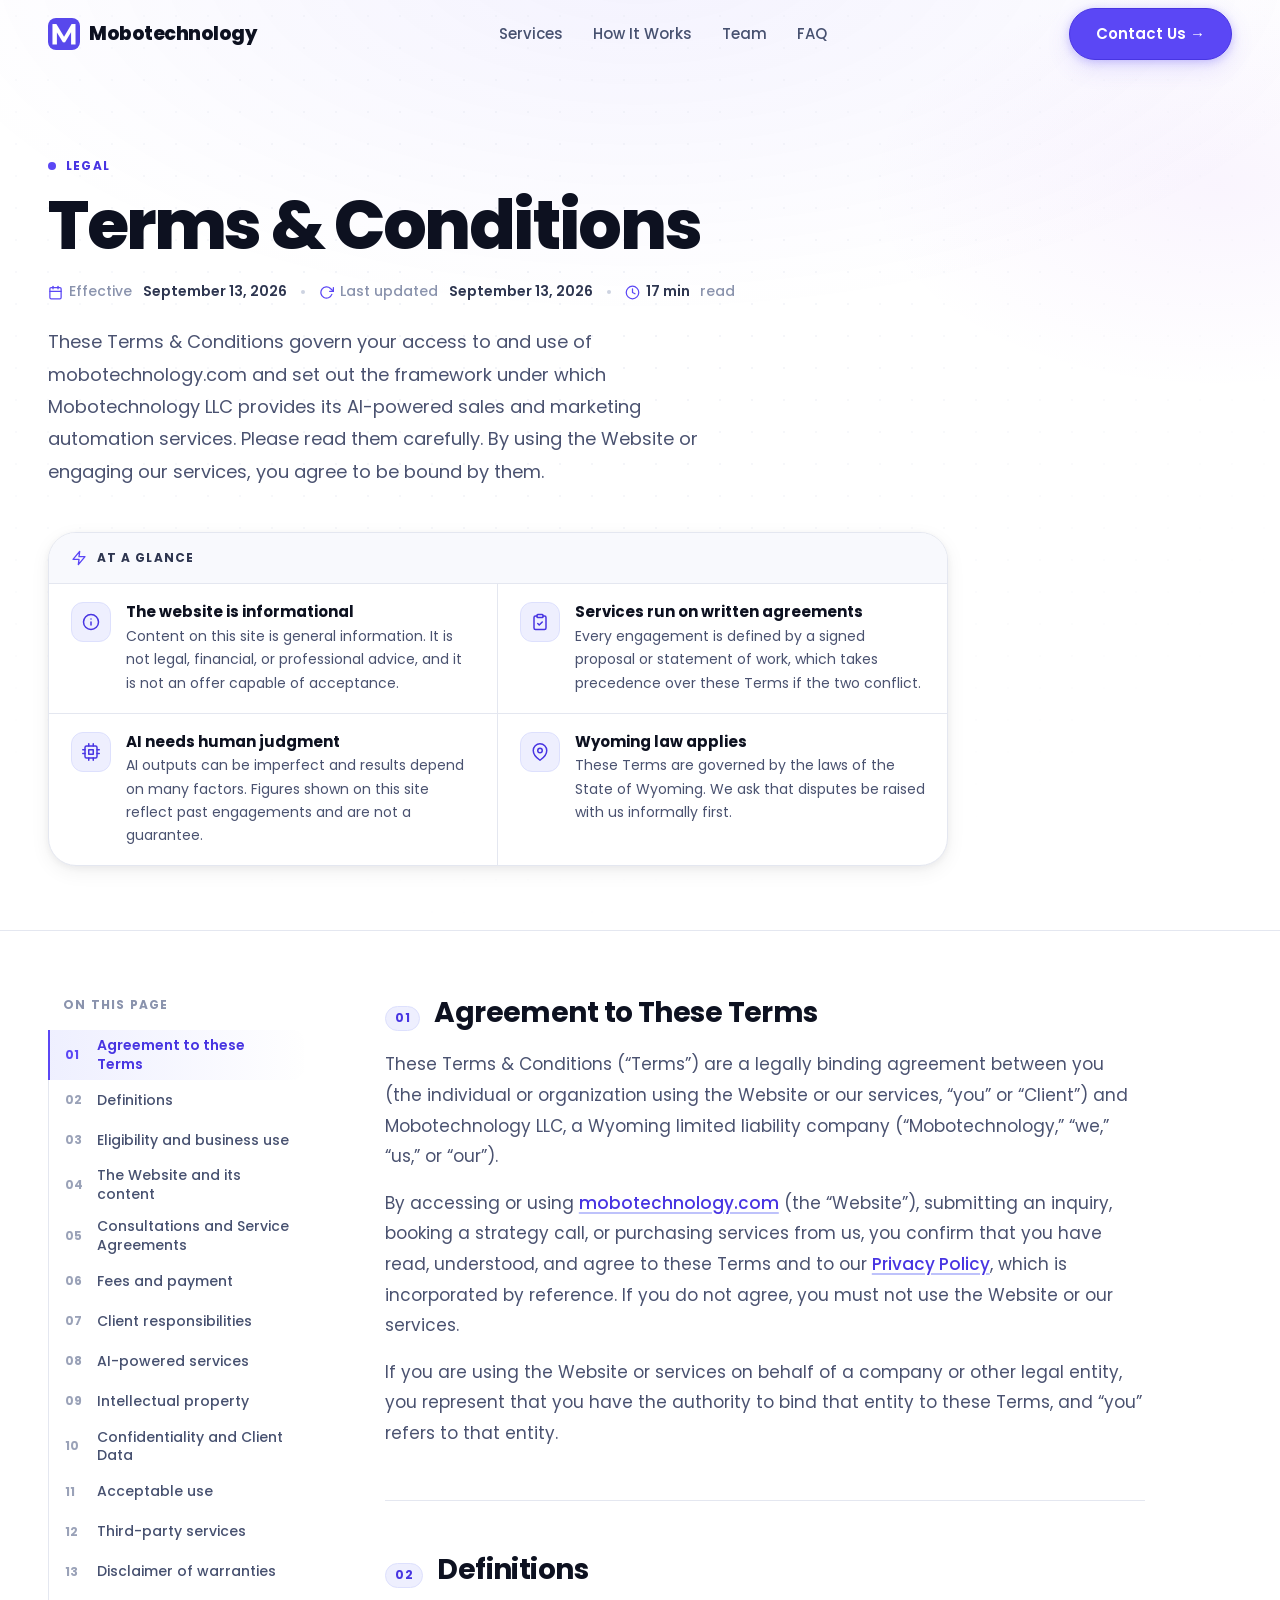
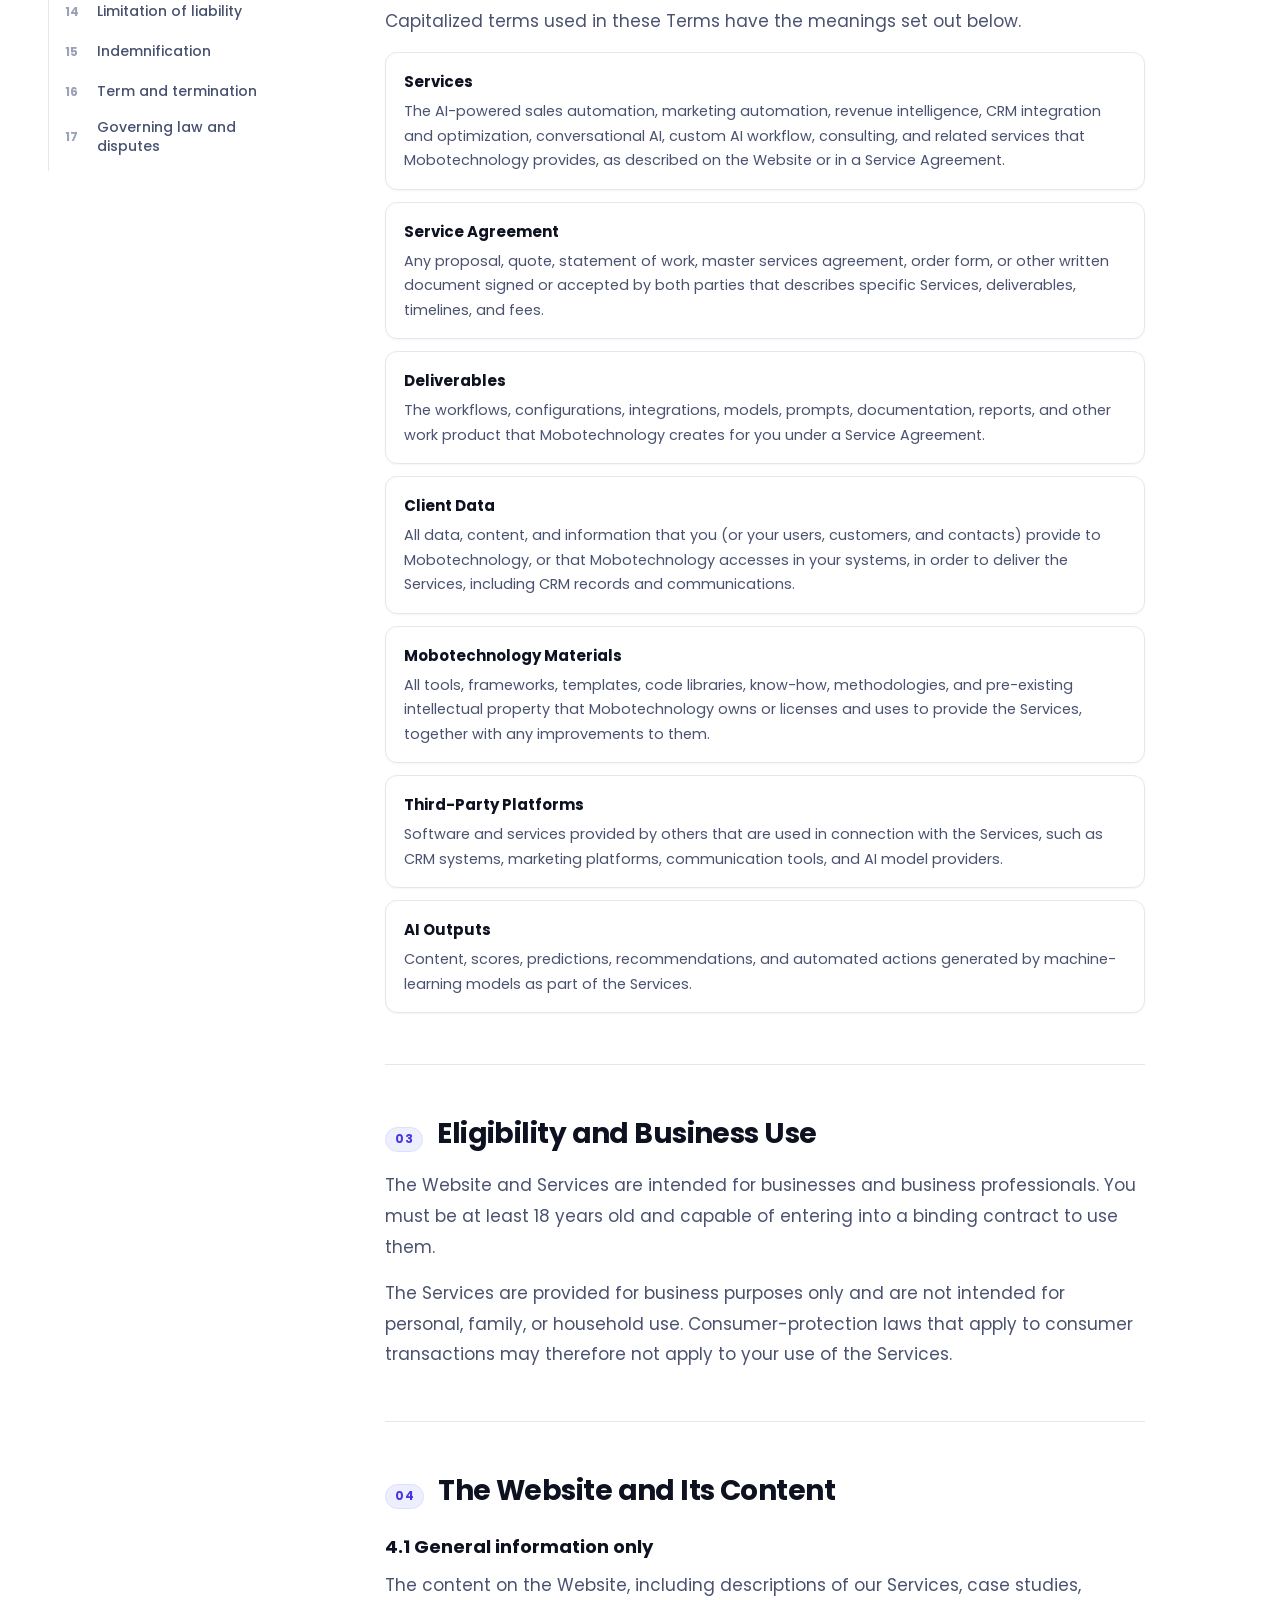
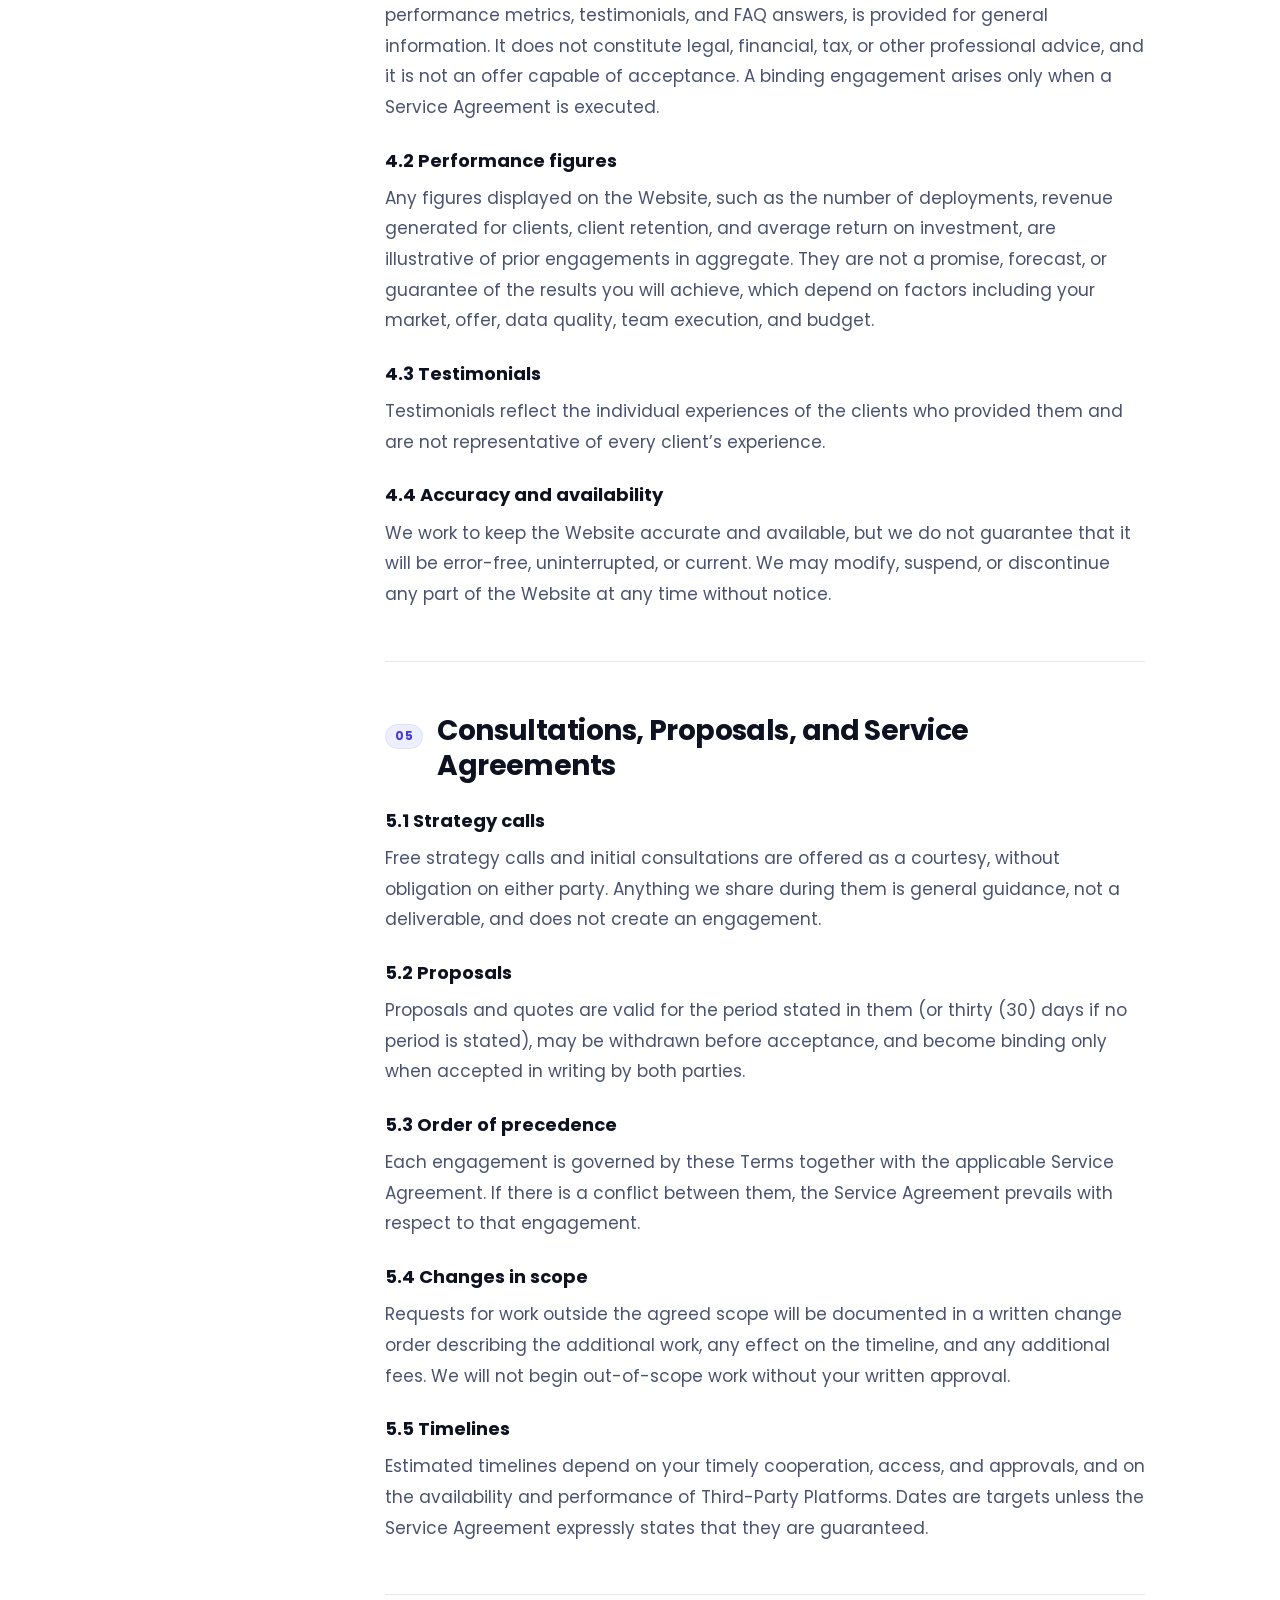
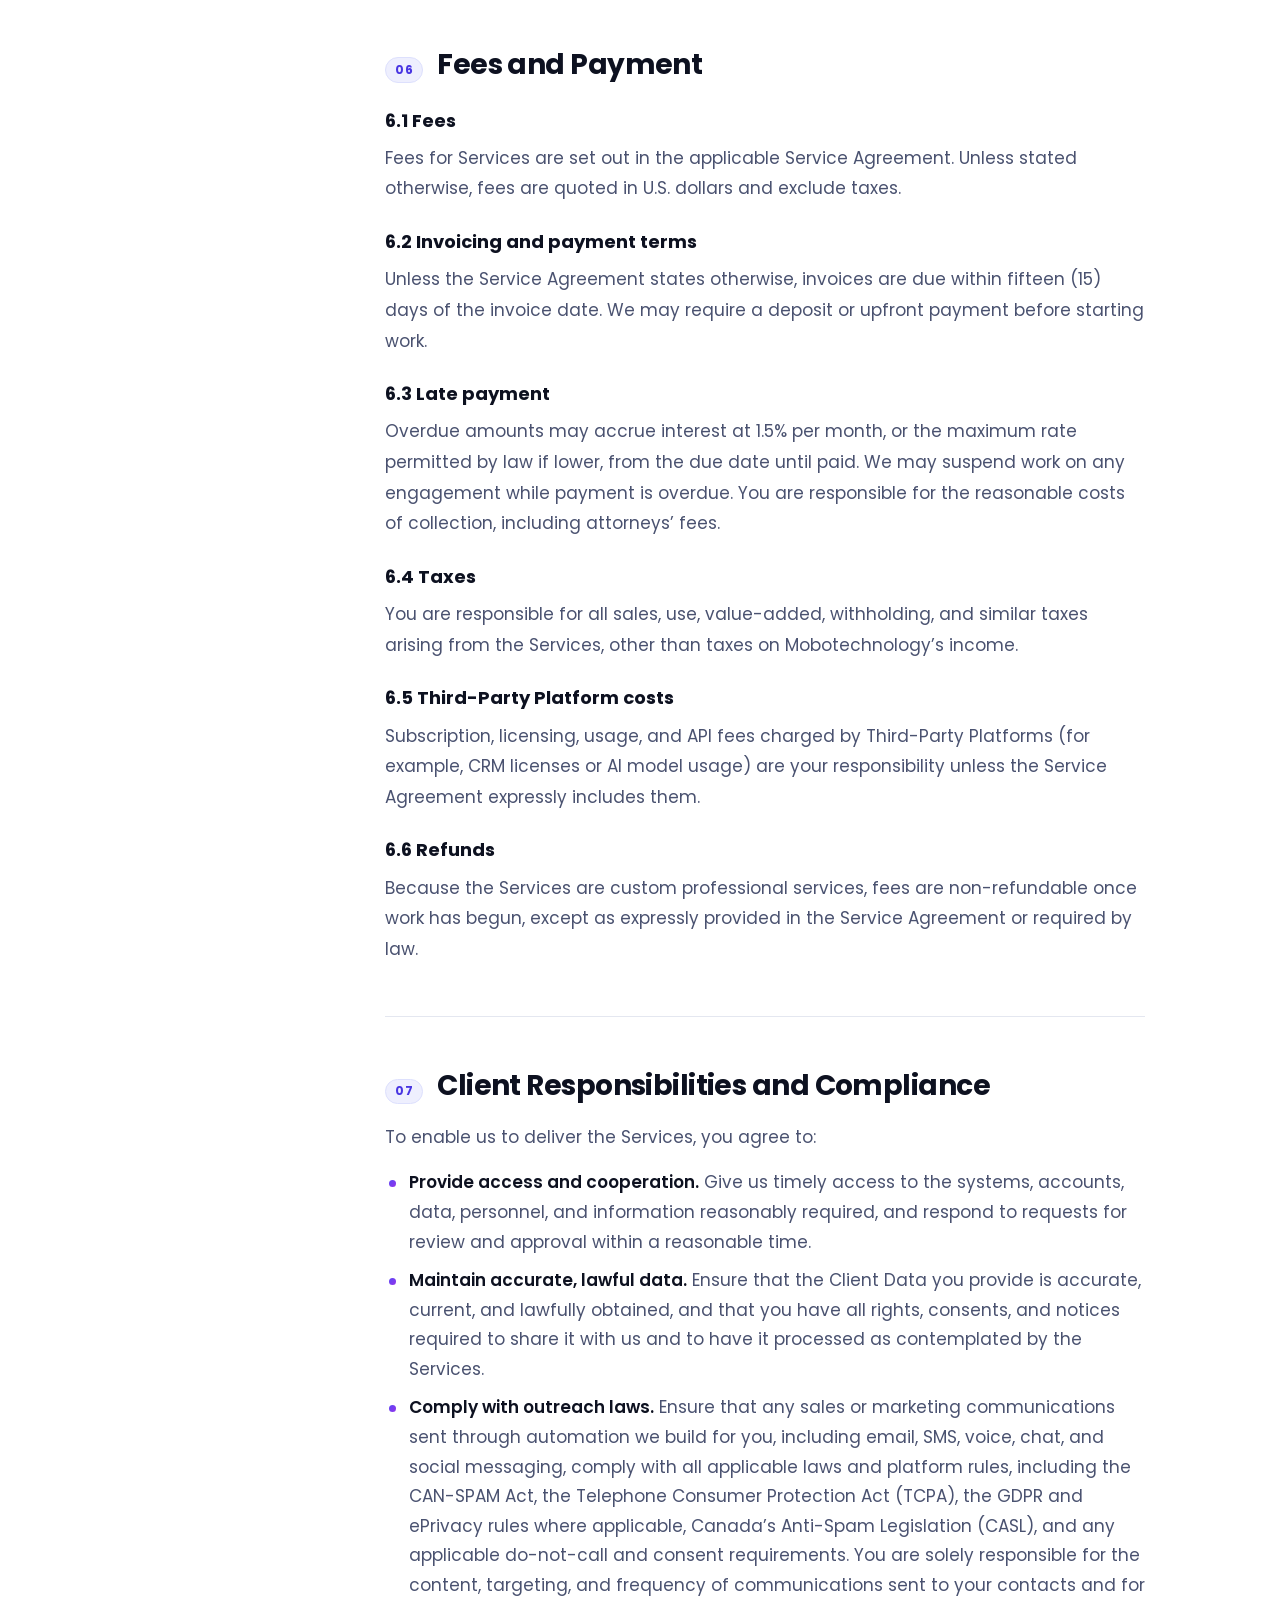
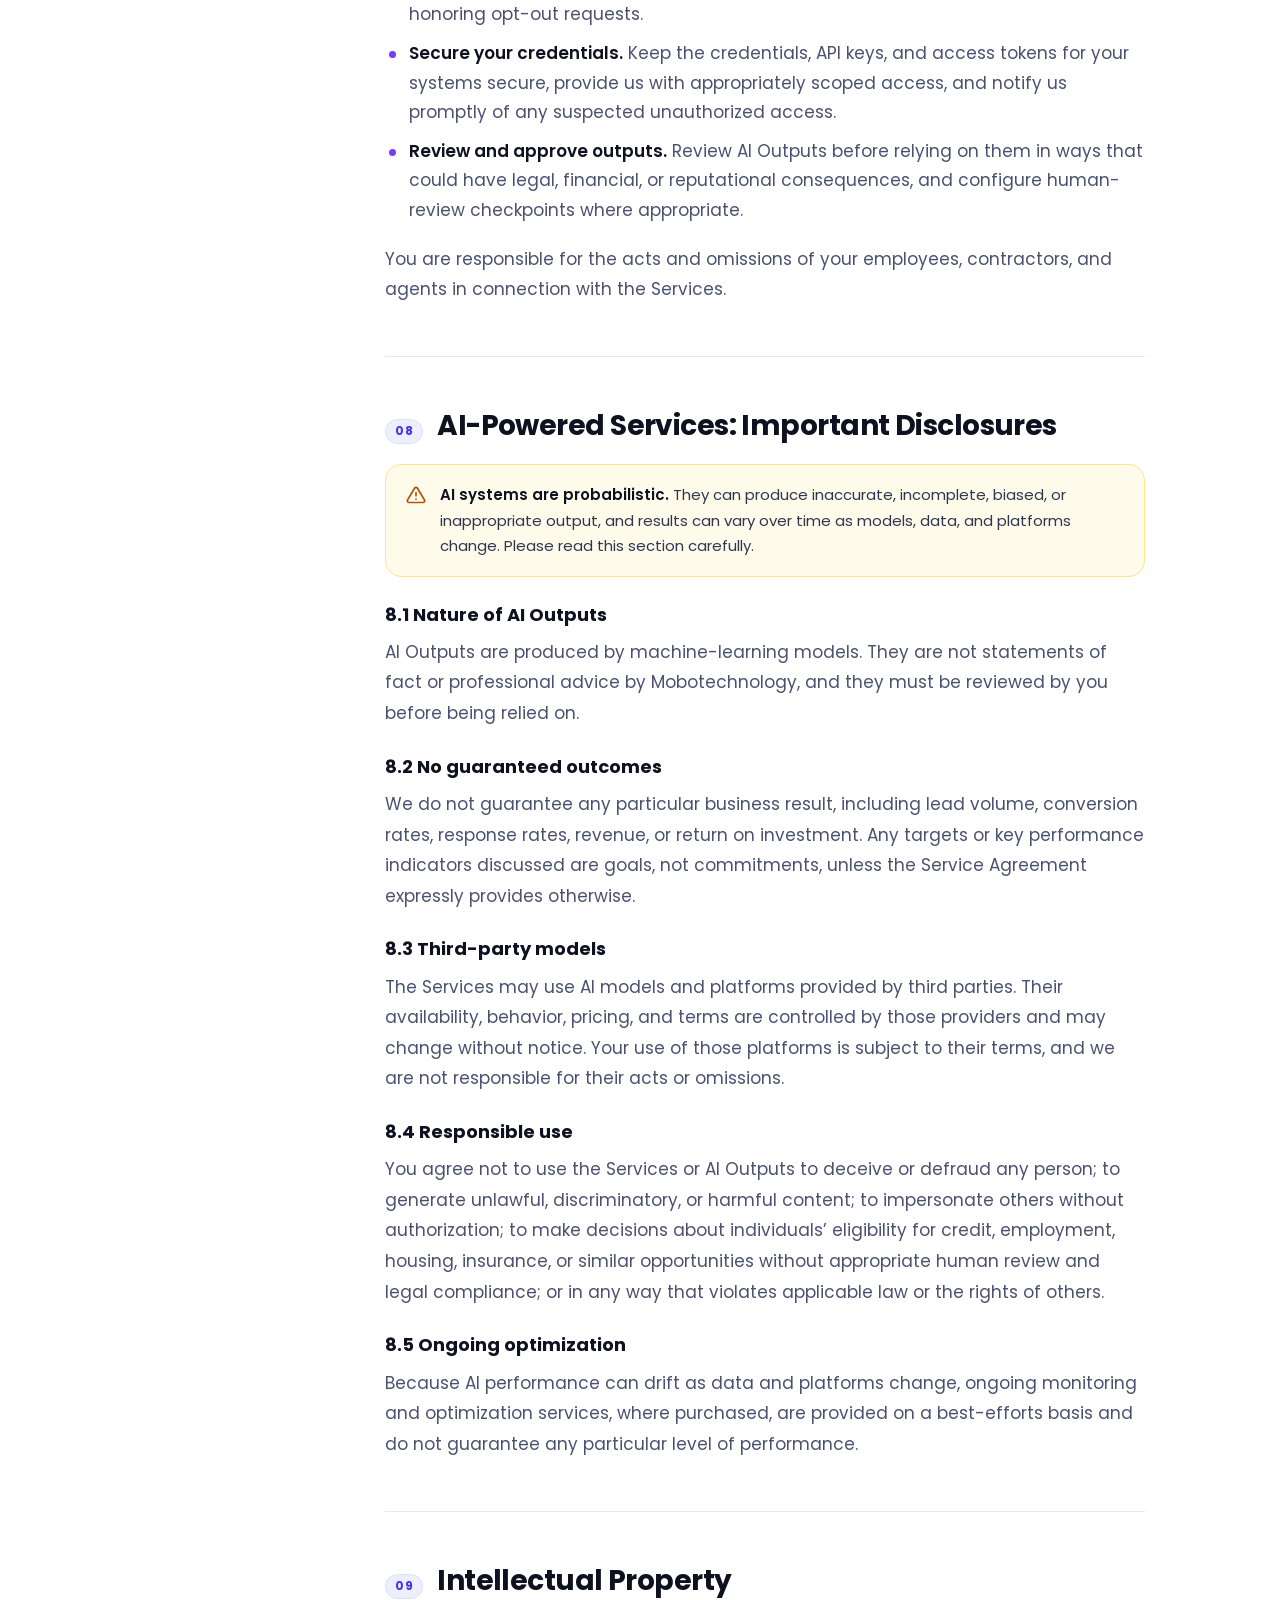
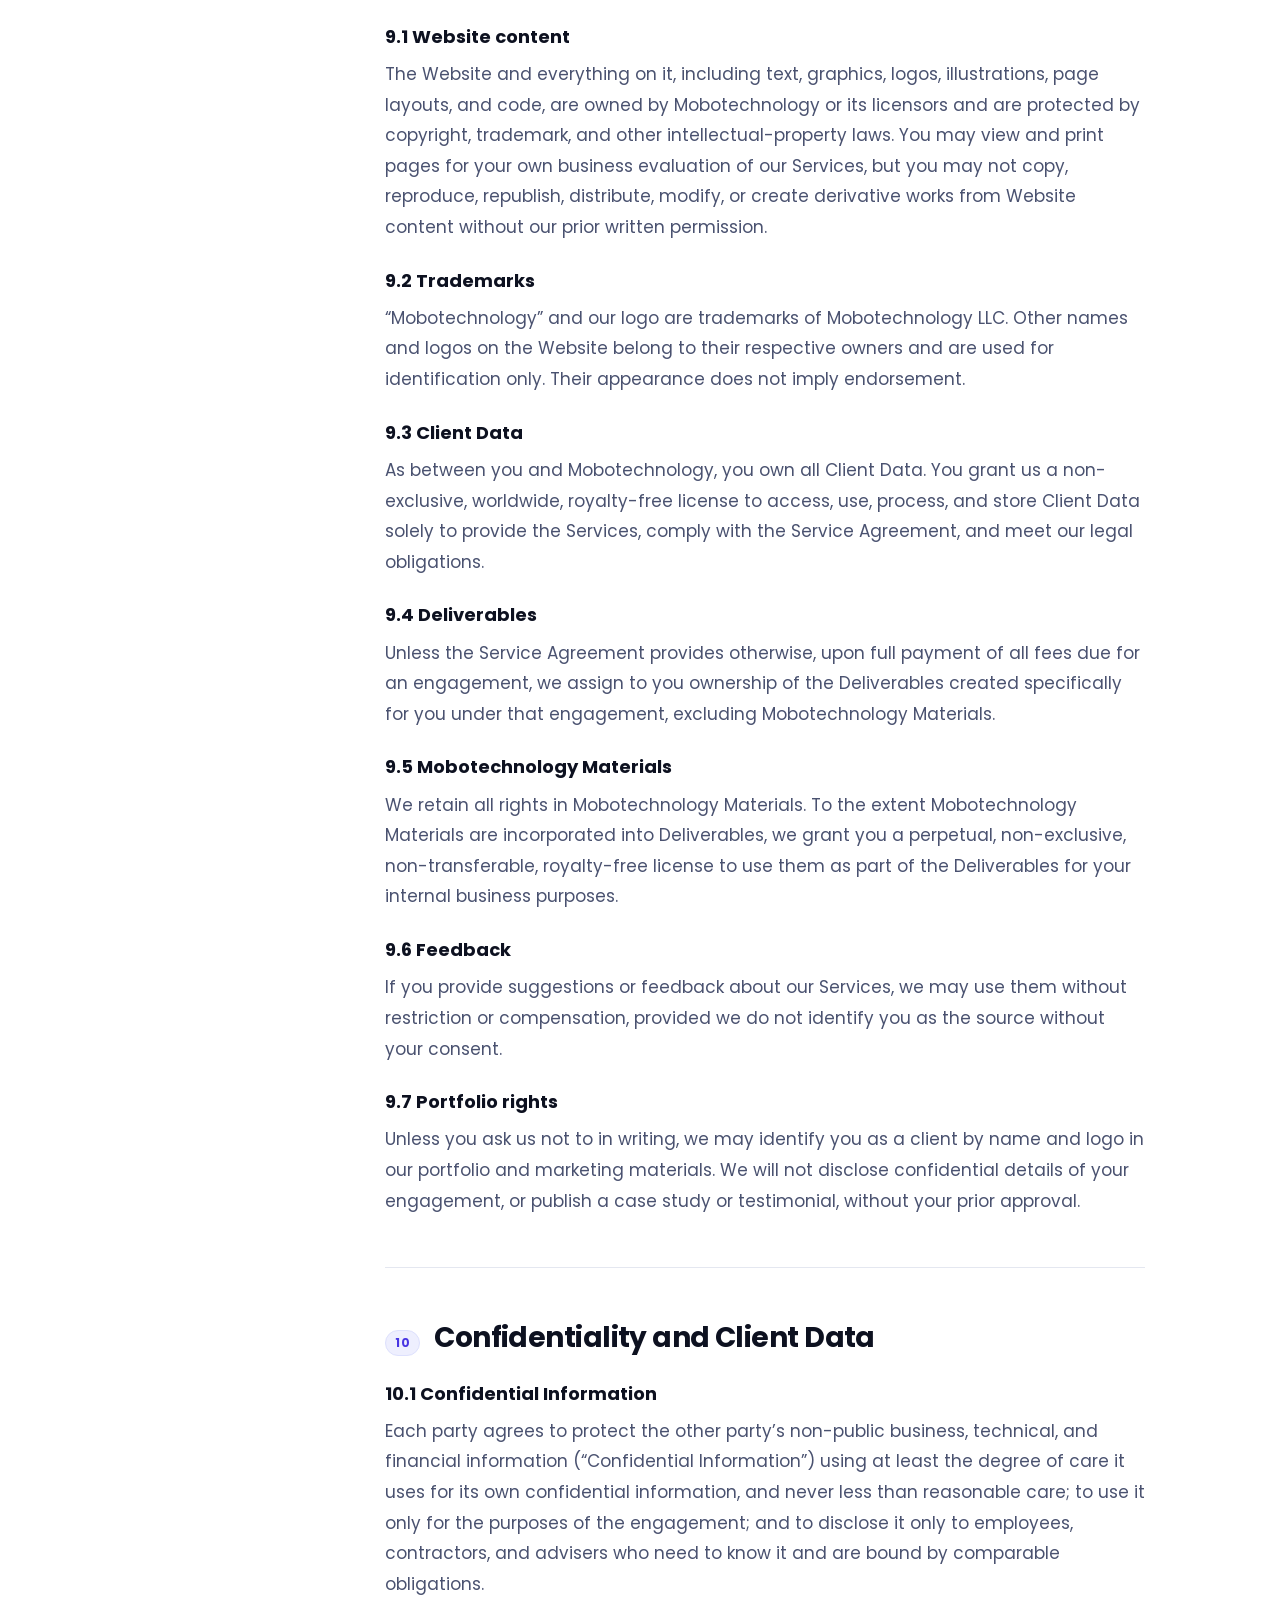
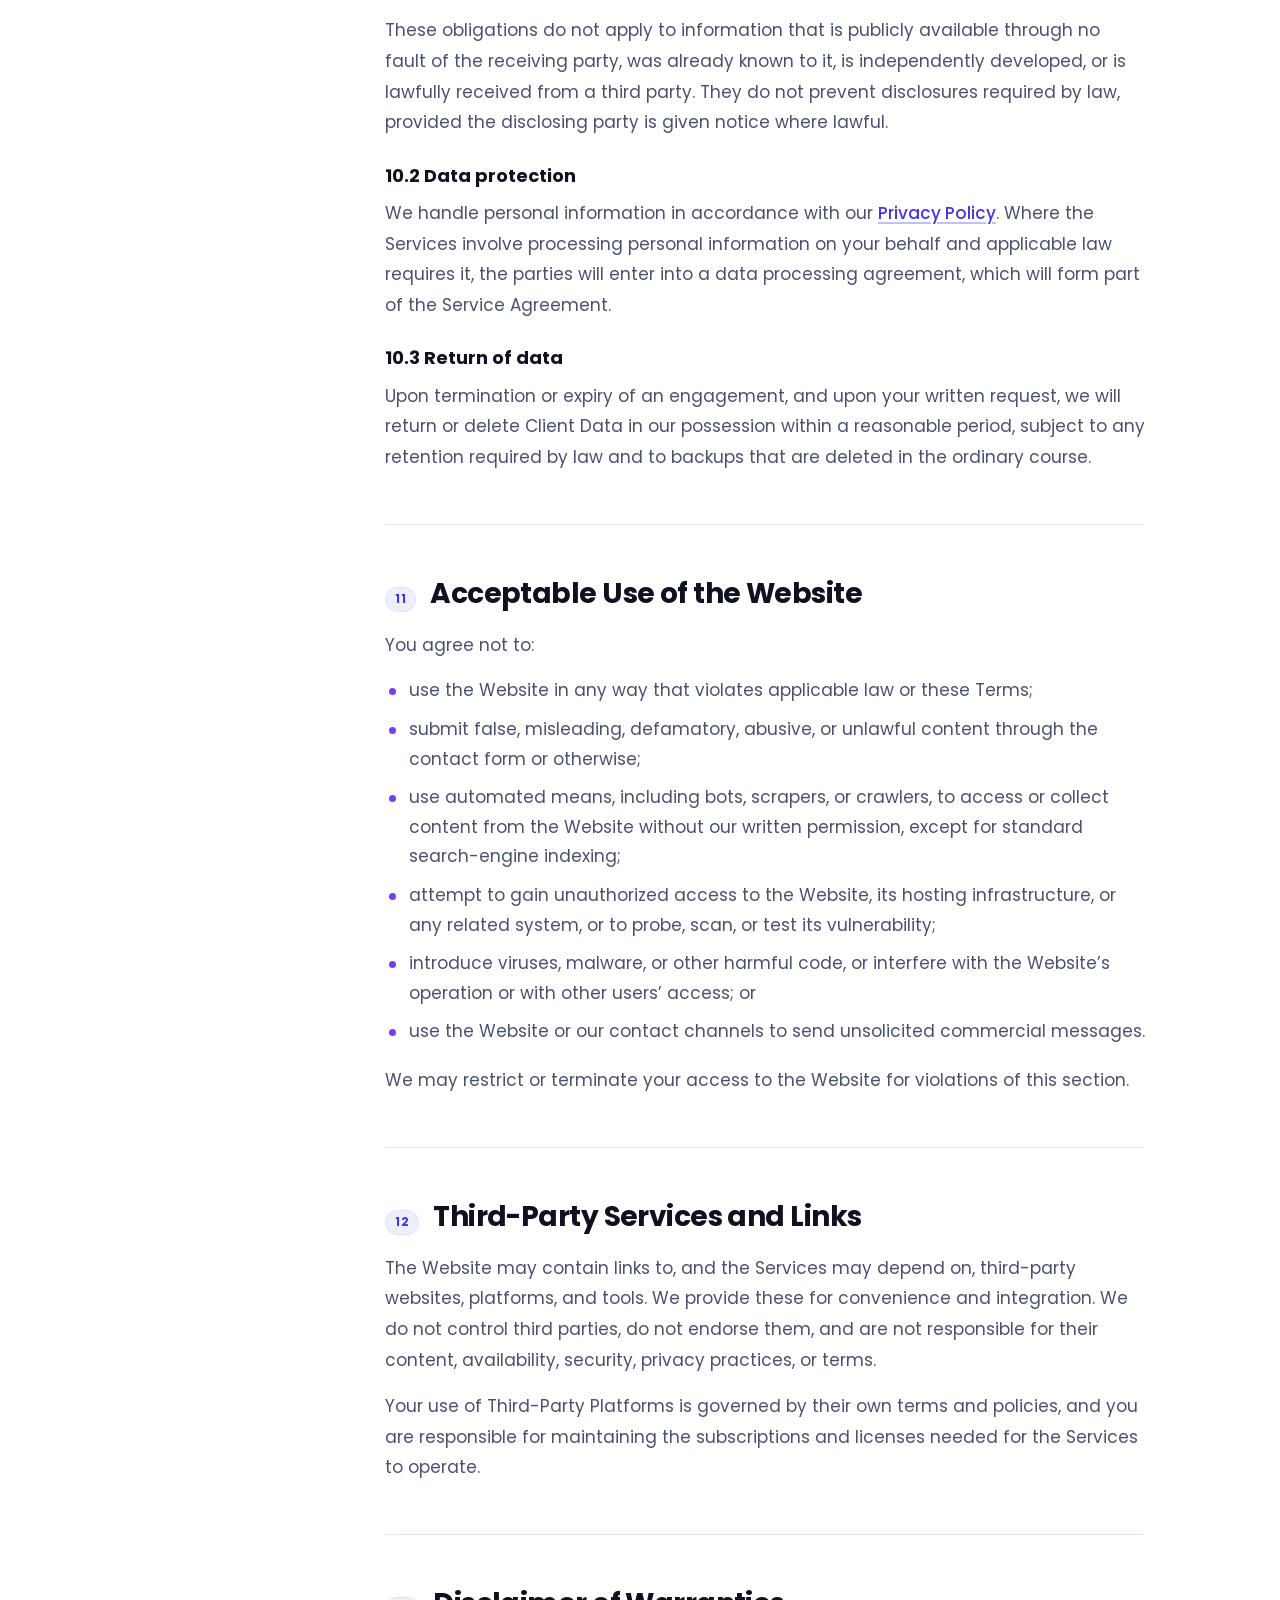
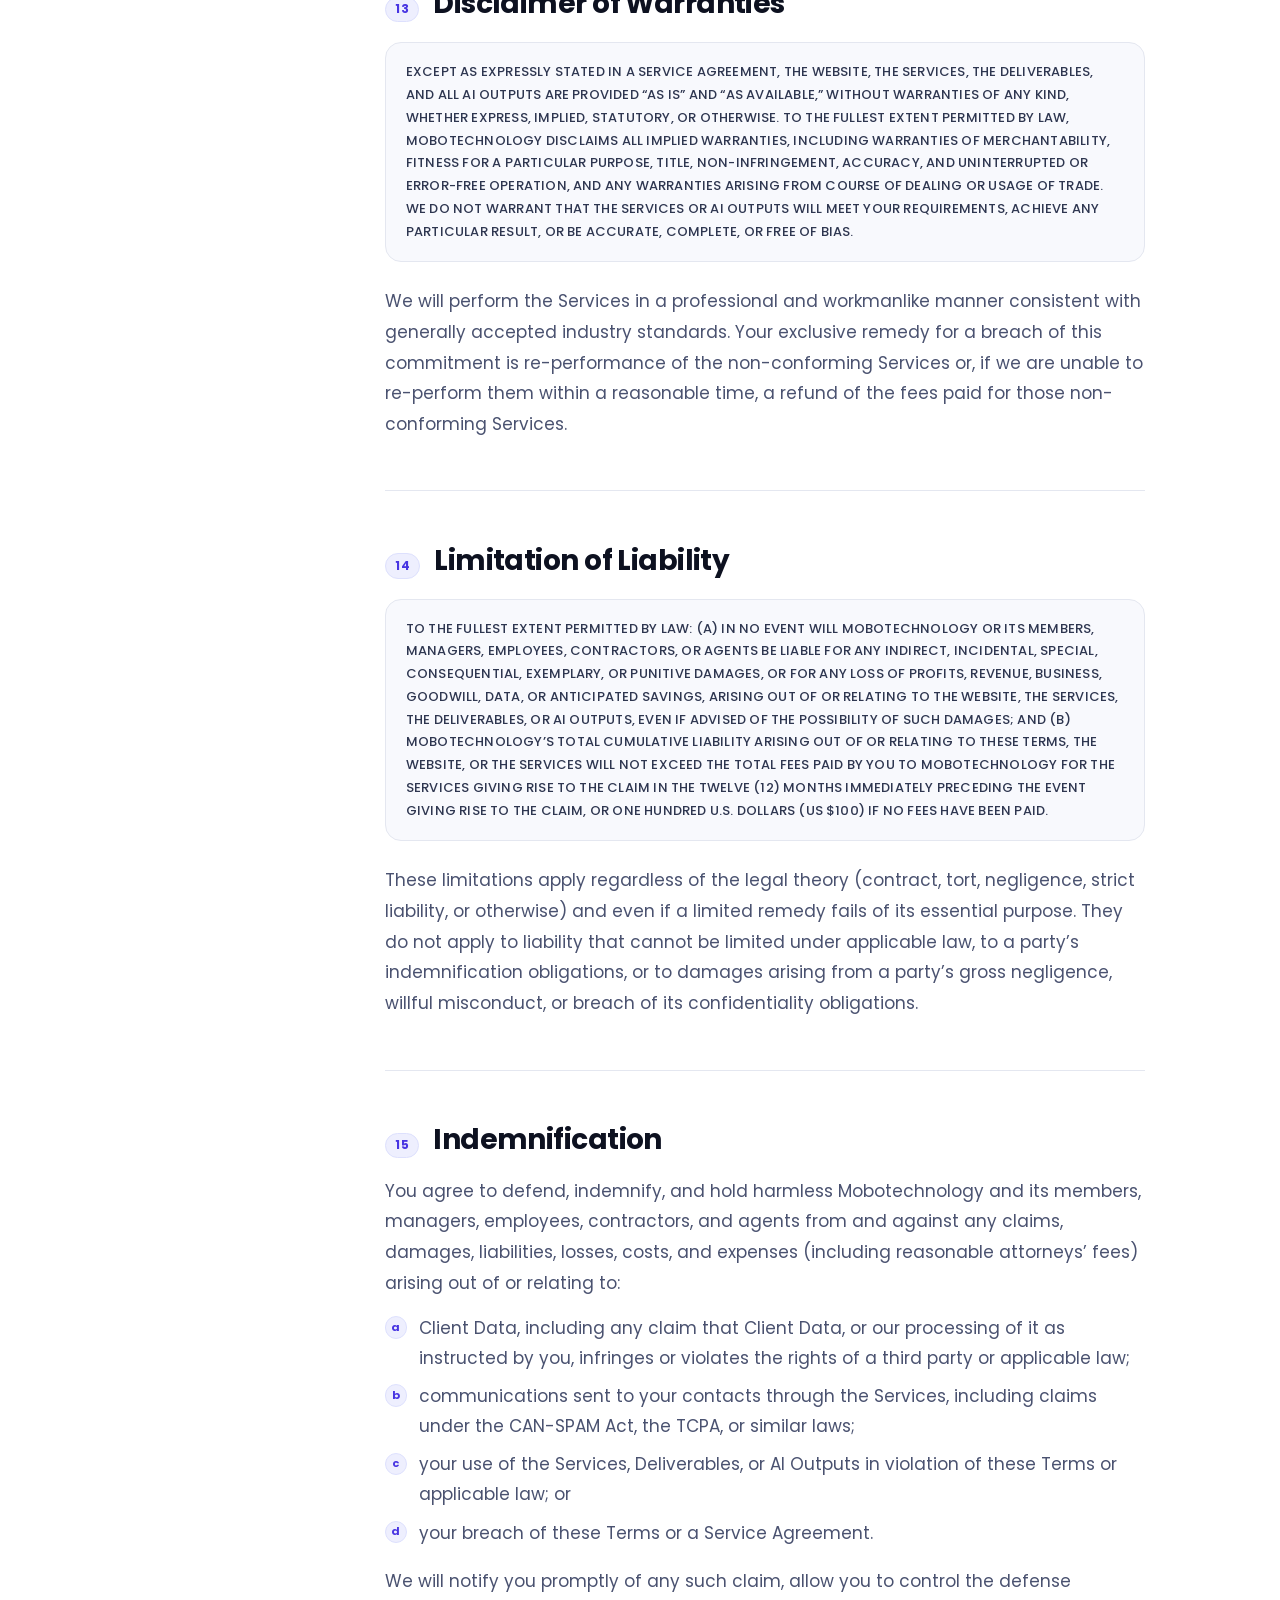
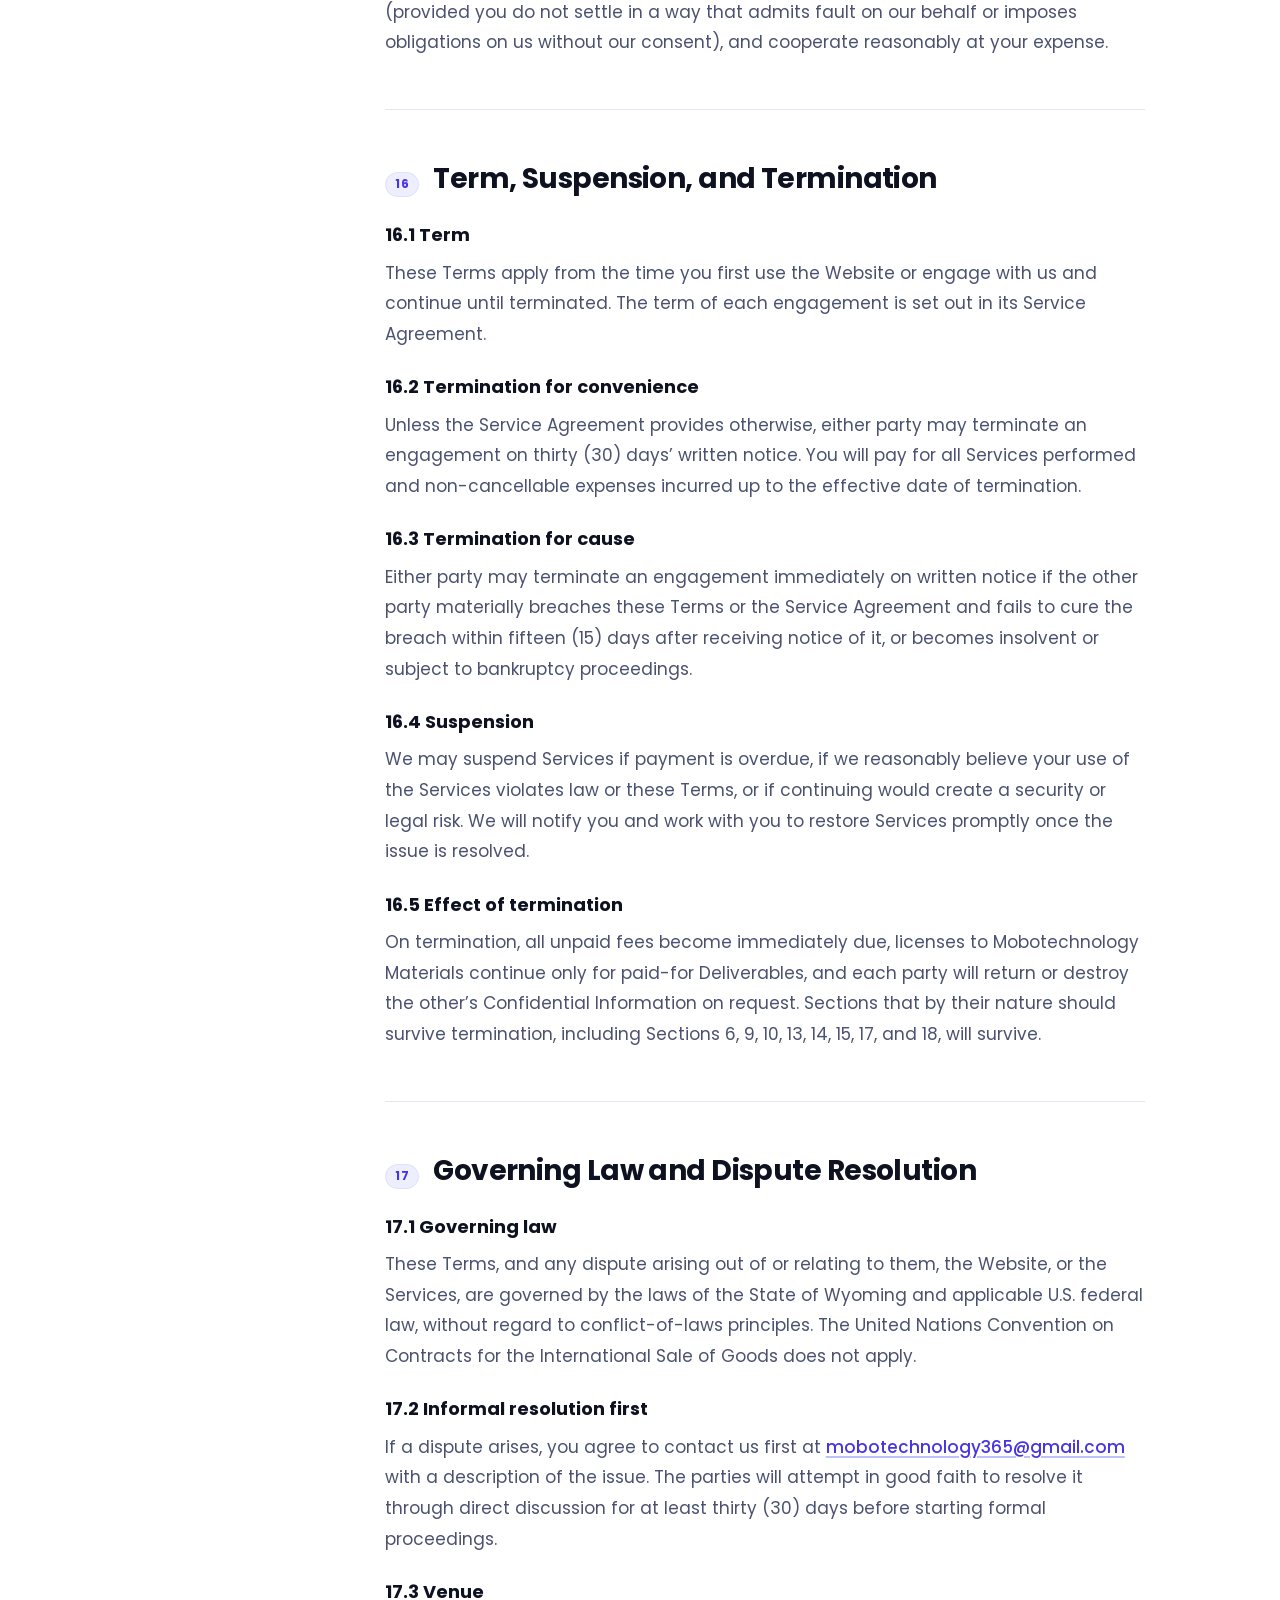
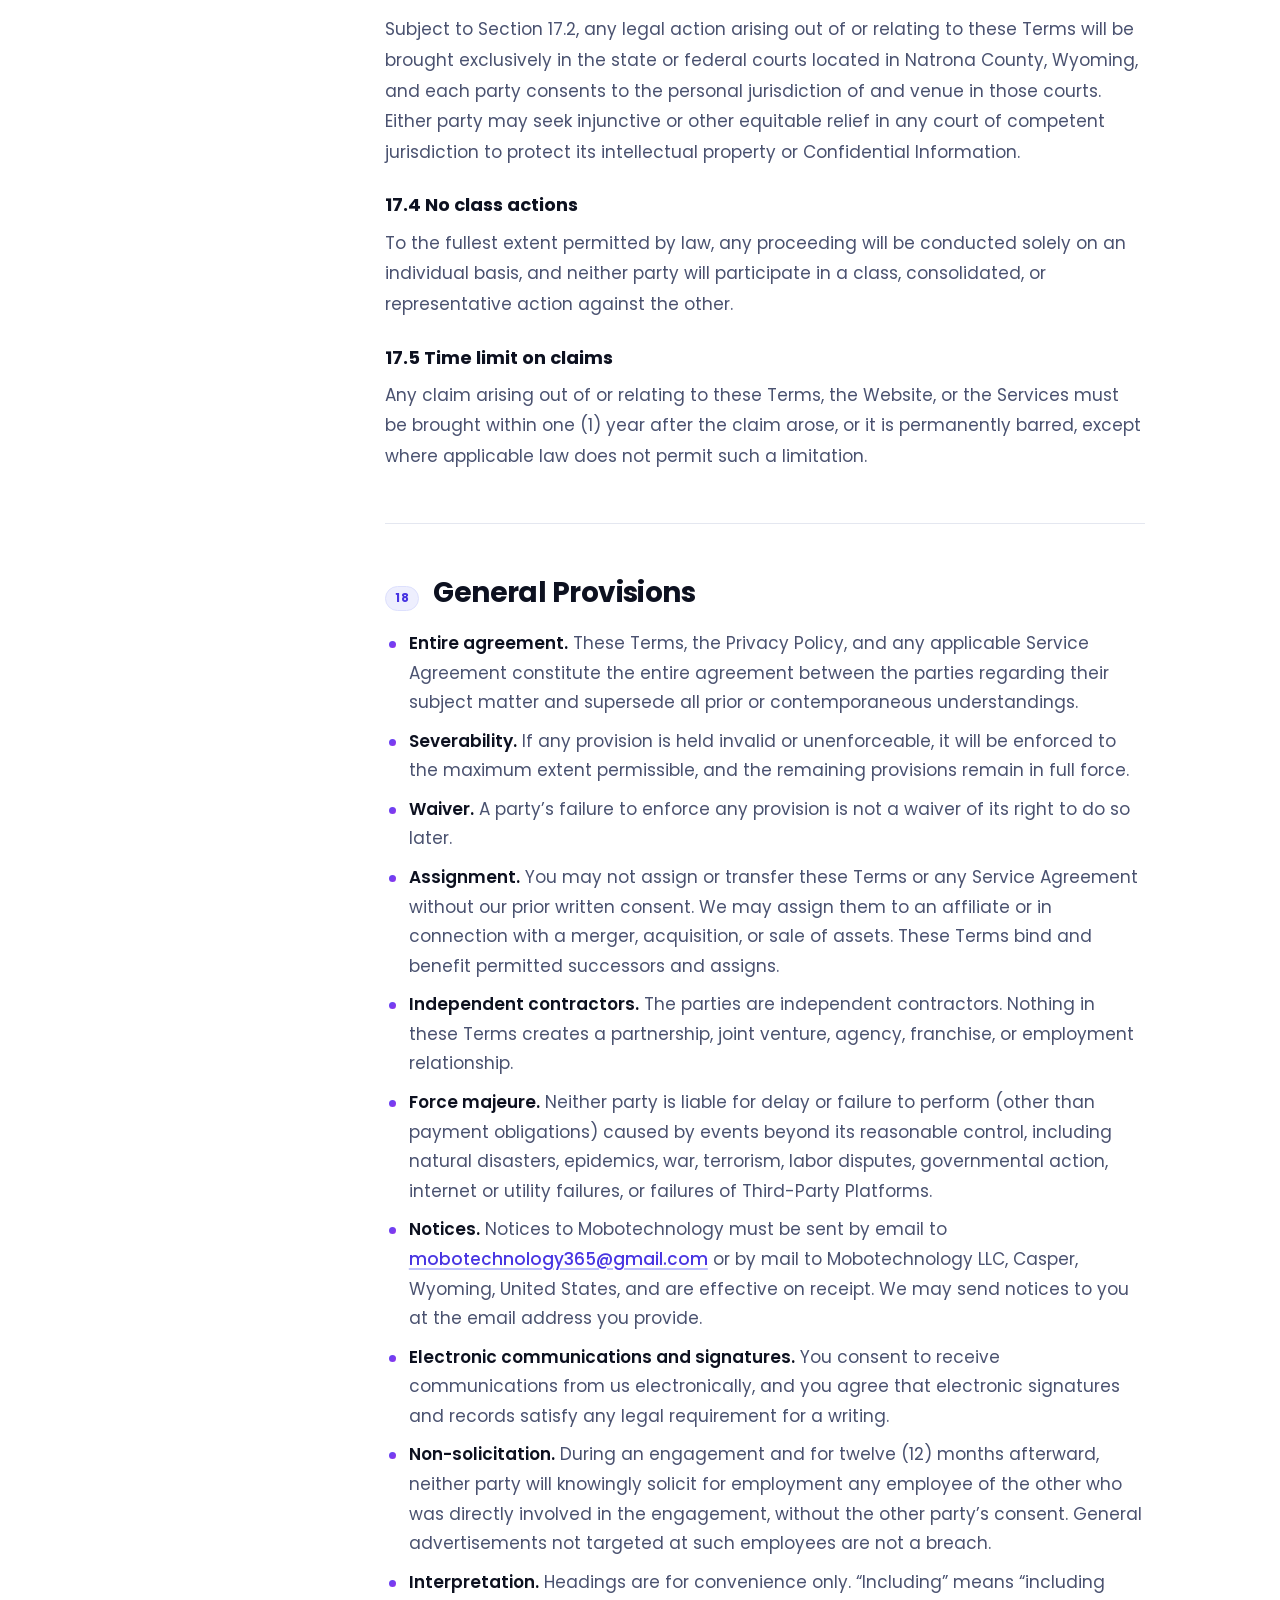
<file: terms-and-conditions.html>
<!DOCTYPE html>
<html lang="en">
<head>
<meta charset="UTF-8">
<meta name="viewport" content="width=device-width, initial-scale=1.0, viewport-fit=cover">
<title>Terms &amp; Conditions — Mobotechnology LLC</title>
<meta name="description" content="The terms and conditions governing use of mobotechnology.com and the AI-powered sales and marketing automation services provided by Mobotechnology LLC.">
<meta name="robots" content="index, follow">
<meta name="author" content="Mobotechnology LLC">
<link rel="canonical" href="https://mobotechnology.com/terms-and-conditions.html">
<meta property="og:title" content="Terms &amp; Conditions — Mobotechnology LLC">
<meta property="og:description" content="The terms governing use of mobotechnology.com and Mobotechnology's AI-powered automation services.">
<meta property="og:type" content="website">
<meta property="og:url" content="https://mobotechnology.com/terms-and-conditions.html">
<meta name="twitter:card" content="summary">
<meta name="theme-color" content="#5B47F5">
<meta name="apple-mobile-web-app-capable" content="yes">
<meta name="apple-mobile-web-app-status-bar-style" content="default">
<link rel="apple-touch-icon" sizes="180x180" href="./apple-touch-icon.png">
<link rel="icon" type="image/png" sizes="32x32" href="./favicon-32x32.png">
<link rel="icon" type="image/png" sizes="16x16" href="./favicon-16x16.png">
<link rel="manifest" href="./site.webmanifest">
<link rel="preconnect" href="https://fonts.googleapis.com">
<link rel="preconnect" href="https://fonts.gstatic.com" crossorigin>
<link href="https://fonts.googleapis.com/css2?family=Poppins:wght@300;400;500;600;700;800&display=swap" rel="stylesheet">
<link rel="stylesheet" href="./legal.css">
</head>
<body>
<a href="#main" class="skip-link">Skip to main content</a>

<!-- ══ NAV ══════════════════════════════════════════════ -->
<nav class="nav" id="nav" role="navigation" aria-label="Main navigation">
  <div class="nav__inner">
    <a href="./index.html" class="nav__brand">
      <img src="./logo.png" alt="" class="nav__logo" aria-hidden="true" width="32" height="32" loading="eager" decoding="async">
      Mobotechnology
    </a>
    <ul class="nav__links">
      <li><a href="./index.html#services" class="nav__link">Services</a></li>
      <li><a href="./index.html#process" class="nav__link">How It Works</a></li>
      <li><a href="./index.html#team" class="nav__link">Team</a></li>
      <li><a href="./index.html#faq" class="nav__link">FAQ</a></li>
    </ul>
    <div class="nav__cta">
      <a href="./index.html#contact" class="btn btn-primary">Contact Us →</a>
    </div>
    <button class="nav__ham" id="ham" aria-label="Open menu" aria-expanded="false" aria-controls="mmenu">
      <svg width="18" height="18" viewBox="0 0 24 24" fill="none" stroke="currentColor" stroke-width="2" stroke-linecap="round" aria-hidden="true"><line x1="3" y1="6" x2="21" y2="6"/><line x1="3" y1="12" x2="21" y2="12"/><line x1="3" y1="18" x2="21" y2="18"/></svg>
    </button>
  </div>
</nav>

<div class="mmenu" id="mmenu" role="dialog" aria-label="Mobile navigation" aria-modal="true">
  <button class="mmenu__close" id="mmclose" aria-label="Close menu">
    <svg width="18" height="18" viewBox="0 0 24 24" fill="none" stroke="currentColor" stroke-width="2" stroke-linecap="round" aria-hidden="true"><line x1="18" y1="6" x2="6" y2="18"/><line x1="6" y1="6" x2="18" y2="18"/></svg>
  </button>
  <a href="./index.html#services" class="mmenu__link" data-mm>Services</a>
  <a href="./index.html#process"  class="mmenu__link" data-mm>How It Works</a>
  <a href="./index.html#team"     class="mmenu__link" data-mm>Team</a>
  <a href="./index.html#faq"      class="mmenu__link" data-mm>FAQ</a>
  <a href="./index.html#contact"  class="btn btn-primary btn-lg mmenu__cta" data-mm>Contact Us →</a>
</div>

<main id="main">

<!-- ══ HEADER ═══════════════════════════════════════════ -->
<header class="legal-hero">
  <div class="wrap">
    <div class="legal-hero__inner">
      <div class="eyebrow"><span class="eyebrow__dot"></span><span class="eyebrow__text">Legal</span></div>
      <h1>Terms &amp; Conditions</h1>
      <div class="legal-meta">
        <span class="legal-meta__item">
          <svg viewBox="0 0 24 24" fill="none" stroke="currentColor" stroke-width="2" stroke-linecap="round" stroke-linejoin="round" aria-hidden="true"><rect x="3" y="4" width="18" height="18" rx="2" ry="2"/><line x1="16" y1="2" x2="16" y2="6"/><line x1="8" y1="2" x2="8" y2="6"/><line x1="3" y1="10" x2="21" y2="10"/></svg>
          Effective&nbsp;<b><time datetime="2026-09-13">September 13, 2026</time></b>
        </span>
        <span class="legal-meta__sep" aria-hidden="true"></span>
        <span class="legal-meta__item">
          <svg viewBox="0 0 24 24" fill="none" stroke="currentColor" stroke-width="2" stroke-linecap="round" stroke-linejoin="round" aria-hidden="true"><polyline points="23 4 23 10 17 10"/><path d="M20.49 15a9 9 0 1 1-2.12-9.36L23 10"/></svg>
          Last updated&nbsp;<b><time datetime="2026-09-13">September 13, 2026</time></b>
        </span>
        <span class="legal-meta__sep" aria-hidden="true"></span>
        <span class="legal-meta__item">
          <svg viewBox="0 0 24 24" fill="none" stroke="currentColor" stroke-width="2" stroke-linecap="round" stroke-linejoin="round" aria-hidden="true"><circle cx="12" cy="12" r="10"/><polyline points="12 6 12 12 16 14"/></svg>
          <b>17 min</b>&nbsp;read
        </span>
      </div>
      <p class="legal-hero__lead">
        These Terms &amp; Conditions govern your access to and use of mobotechnology.com and set out the framework under which Mobotechnology LLC provides its AI-powered sales and marketing automation services. Please read them carefully. By using the Website or engaging our services, you agree to be bound by them.
      </p>

      <div class="glance" aria-labelledby="glance-title">
        <div class="glance__head">
          <svg viewBox="0 0 24 24" fill="none" stroke="currentColor" stroke-width="2" stroke-linecap="round" stroke-linejoin="round" aria-hidden="true"><path d="M13 2L3 14h9l-1 8 10-12h-9l1-8z"/></svg>
          <h2 id="glance-title">At a glance</h2>
        </div>
        <div class="glance__grid">
          <div class="glance__item">
            <div class="glance__ico"><svg viewBox="0 0 24 24" fill="none" stroke="currentColor" stroke-width="2" stroke-linecap="round" stroke-linejoin="round" aria-hidden="true"><circle cx="12" cy="12" r="10"/><line x1="12" y1="16" x2="12" y2="12"/><line x1="12" y1="8" x2="12.01" y2="8"/></svg></div>
            <div><strong>The website is informational</strong><p>Content on this site is general information. It is not legal, financial, or professional advice, and it is not an offer capable of acceptance.</p></div>
          </div>
          <div class="glance__item">
            <div class="glance__ico"><svg viewBox="0 0 24 24" fill="none" stroke="currentColor" stroke-width="2" stroke-linecap="round" stroke-linejoin="round" aria-hidden="true"><path d="M16 4h2a2 2 0 0 1 2 2v14a2 2 0 0 1-2 2H6a2 2 0 0 1-2-2V6a2 2 0 0 1 2-2h2"/><rect x="8" y="2" width="8" height="4" rx="1" ry="1"/><polyline points="9 14 11 16 15 12"/></svg></div>
            <div><strong>Services run on written agreements</strong><p>Every engagement is defined by a signed proposal or statement of work, which takes precedence over these Terms if the two conflict.</p></div>
          </div>
          <div class="glance__item">
            <div class="glance__ico"><svg viewBox="0 0 24 24" fill="none" stroke="currentColor" stroke-width="2" stroke-linecap="round" stroke-linejoin="round" aria-hidden="true"><rect x="4" y="4" width="16" height="16" rx="2" ry="2"/><rect x="9" y="9" width="6" height="6"/><line x1="9" y1="1" x2="9" y2="4"/><line x1="15" y1="1" x2="15" y2="4"/><line x1="9" y1="20" x2="9" y2="23"/><line x1="15" y1="20" x2="15" y2="23"/><line x1="20" y1="9" x2="23" y2="9"/><line x1="20" y1="14" x2="23" y2="14"/><line x1="1" y1="9" x2="4" y2="9"/><line x1="1" y1="14" x2="4" y2="14"/></svg></div>
            <div><strong>AI needs human judgment</strong><p>AI outputs can be imperfect and results depend on many factors. Figures shown on this site reflect past engagements and are not a guarantee.</p></div>
          </div>
          <div class="glance__item">
            <div class="glance__ico"><svg viewBox="0 0 24 24" fill="none" stroke="currentColor" stroke-width="2" stroke-linecap="round" stroke-linejoin="round" aria-hidden="true"><path d="M21 10c0 7-9 13-9 13s-9-6-9-13a9 9 0 0 1 18 0z"/><circle cx="12" cy="10" r="3"/></svg></div>
            <div><strong>Wyoming law applies</strong><p>These Terms are governed by the laws of the State of Wyoming. We ask that disputes be raised with us informally first.</p></div>
          </div>
        </div>
      </div>
    </div>
  </div>
</header>

<!-- ══ BODY ═════════════════════════════════════════════ -->
<div class="legal-body">
  <div class="wrap">
    <div class="legal-grid">

      <nav class="toc" id="toc" aria-label="On this page">
        <button class="toc__toggle" id="tocToggle" aria-expanded="false" aria-controls="tocList">
          On this page
          <svg viewBox="0 0 24 24" fill="none" stroke="currentColor" stroke-width="2" stroke-linecap="round" stroke-linejoin="round" aria-hidden="true"><polyline points="6 9 12 15 18 9"/></svg>
        </button>
        <p class="toc__title" aria-hidden="true">On this page</p>
        <ol class="toc__list" id="tocList">
          <li><a href="#agreement" class="toc__link"><span class="toc__num">01</span>Agreement to these Terms</a></li>
          <li><a href="#definitions" class="toc__link"><span class="toc__num">02</span>Definitions</a></li>
          <li><a href="#eligibility" class="toc__link"><span class="toc__num">03</span>Eligibility and business use</a></li>
          <li><a href="#website-content" class="toc__link"><span class="toc__num">04</span>The Website and its content</a></li>
          <li><a href="#service-agreements" class="toc__link"><span class="toc__num">05</span>Consultations and Service Agreements</a></li>
          <li><a href="#fees" class="toc__link"><span class="toc__num">06</span>Fees and payment</a></li>
          <li><a href="#client-responsibilities" class="toc__link"><span class="toc__num">07</span>Client responsibilities</a></li>
          <li><a href="#ai-disclosures" class="toc__link"><span class="toc__num">08</span>AI-powered services</a></li>
          <li><a href="#intellectual-property" class="toc__link"><span class="toc__num">09</span>Intellectual property</a></li>
          <li><a href="#confidentiality" class="toc__link"><span class="toc__num">10</span>Confidentiality and Client Data</a></li>
          <li><a href="#acceptable-use" class="toc__link"><span class="toc__num">11</span>Acceptable use</a></li>
          <li><a href="#third-party" class="toc__link"><span class="toc__num">12</span>Third-party services</a></li>
          <li><a href="#warranties" class="toc__link"><span class="toc__num">13</span>Disclaimer of warranties</a></li>
          <li><a href="#liability" class="toc__link"><span class="toc__num">14</span>Limitation of liability</a></li>
          <li><a href="#indemnification" class="toc__link"><span class="toc__num">15</span>Indemnification</a></li>
          <li><a href="#termination" class="toc__link"><span class="toc__num">16</span>Term and termination</a></li>
          <li><a href="#governing-law" class="toc__link"><span class="toc__num">17</span>Governing law and disputes</a></li>
          <li><a href="#general" class="toc__link"><span class="toc__num">18</span>General provisions</a></li>
          <li><a href="#changes" class="toc__link"><span class="toc__num">19</span>Changes to these Terms</a></li>
          <li><a href="#contact" class="toc__link"><span class="toc__num">20</span>Contact us</a></li>
        </ol>
        <a href="./privacy-policy.html" class="related toc__related">
          <span><small>Related document</small><strong>Privacy Policy</strong></span>
          <svg viewBox="0 0 24 24" fill="none" stroke="currentColor" stroke-width="2" stroke-linecap="round" stroke-linejoin="round" aria-hidden="true"><line x1="5" y1="12" x2="19" y2="12"/><polyline points="12 5 19 12 12 19"/></svg>
        </a>
      </nav>

      <div class="legal-main">
        <article class="doc">

          <section id="agreement" aria-labelledby="h-agreement">
            <h2 id="h-agreement">Agreement to These Terms</h2>
            <p>These Terms &amp; Conditions (“Terms”) are a legally binding agreement between you (the individual or organization using the Website or our services, “you” or “Client”) and Mobotechnology LLC, a Wyoming limited liability company (“Mobotechnology,” “we,” “us,” or “our”).</p>
            <p>By accessing or using <a href="https://mobotechnology.com">mobotechnology.com</a> (the “Website”), submitting an inquiry, booking a strategy call, or purchasing services from us, you confirm that you have read, understood, and agree to these Terms and to our <a href="./privacy-policy.html">Privacy Policy</a>, which is incorporated by reference. If you do not agree, you must not use the Website or our services.</p>
            <p>If you are using the Website or services on behalf of a company or other legal entity, you represent that you have the authority to bind that entity to these Terms, and “you” refers to that entity.</p>
          </section>

          <section id="definitions" aria-labelledby="h-definitions">
            <h2 id="h-definitions">Definitions</h2>
            <p>Capitalized terms used in these Terms have the meanings set out below.</p>
            <dl class="defs">
              <div><dt>Services</dt><dd>The AI-powered sales automation, marketing automation, revenue intelligence, CRM integration and optimization, conversational AI, custom AI workflow, consulting, and related services that Mobotechnology provides, as described on the Website or in a Service Agreement.</dd></div>
              <div><dt>Service Agreement</dt><dd>Any proposal, quote, statement of work, master services agreement, order form, or other written document signed or accepted by both parties that describes specific Services, deliverables, timelines, and fees.</dd></div>
              <div><dt>Deliverables</dt><dd>The workflows, configurations, integrations, models, prompts, documentation, reports, and other work product that Mobotechnology creates for you under a Service Agreement.</dd></div>
              <div><dt>Client Data</dt><dd>All data, content, and information that you (or your users, customers, and contacts) provide to Mobotechnology, or that Mobotechnology accesses in your systems, in order to deliver the Services, including CRM records and communications.</dd></div>
              <div><dt>Mobotechnology Materials</dt><dd>All tools, frameworks, templates, code libraries, know-how, methodologies, and pre-existing intellectual property that Mobotechnology owns or licenses and uses to provide the Services, together with any improvements to them.</dd></div>
              <div><dt>Third-Party Platforms</dt><dd>Software and services provided by others that are used in connection with the Services, such as CRM systems, marketing platforms, communication tools, and AI model providers.</dd></div>
              <div><dt>AI Outputs</dt><dd>Content, scores, predictions, recommendations, and automated actions generated by machine-learning models as part of the Services.</dd></div>
            </dl>
          </section>

          <section id="eligibility" aria-labelledby="h-eligibility">
            <h2 id="h-eligibility">Eligibility and Business Use</h2>
            <p>The Website and Services are intended for businesses and business professionals. You must be at least 18 years old and capable of entering into a binding contract to use them.</p>
            <p>The Services are provided for business purposes only and are not intended for personal, family, or household use. Consumer-protection laws that apply to consumer transactions may therefore not apply to your use of the Services.</p>
          </section>

          <section id="website-content" aria-labelledby="h-website">
            <h2 id="h-website">The Website and Its Content</h2>
            <h3>4.1 General information only</h3>
            <p>The content on the Website, including descriptions of our Services, case studies, performance metrics, testimonials, and FAQ answers, is provided for general information. It does not constitute legal, financial, tax, or other professional advice, and it is not an offer capable of acceptance. A binding engagement arises only when a Service Agreement is executed.</p>
            <h3>4.2 Performance figures</h3>
            <p>Any figures displayed on the Website, such as the number of deployments, revenue generated for clients, client retention, and average return on investment, are illustrative of prior engagements in aggregate. They are not a promise, forecast, or guarantee of the results you will achieve, which depend on factors including your market, offer, data quality, team execution, and budget.</p>
            <h3>4.3 Testimonials</h3>
            <p>Testimonials reflect the individual experiences of the clients who provided them and are not representative of every client’s experience.</p>
            <h3>4.4 Accuracy and availability</h3>
            <p>We work to keep the Website accurate and available, but we do not guarantee that it will be error-free, uninterrupted, or current. We may modify, suspend, or discontinue any part of the Website at any time without notice.</p>
          </section>

          <section id="service-agreements" aria-labelledby="h-agreements">
            <h2 id="h-agreements">Consultations, Proposals, and Service Agreements</h2>
            <h3>5.1 Strategy calls</h3>
            <p>Free strategy calls and initial consultations are offered as a courtesy, without obligation on either party. Anything we share during them is general guidance, not a deliverable, and does not create an engagement.</p>
            <h3>5.2 Proposals</h3>
            <p>Proposals and quotes are valid for the period stated in them (or thirty (30) days if no period is stated), may be withdrawn before acceptance, and become binding only when accepted in writing by both parties.</p>
            <h3>5.3 Order of precedence</h3>
            <p>Each engagement is governed by these Terms together with the applicable Service Agreement. If there is a conflict between them, the Service Agreement prevails with respect to that engagement.</p>
            <h3>5.4 Changes in scope</h3>
            <p>Requests for work outside the agreed scope will be documented in a written change order describing the additional work, any effect on the timeline, and any additional fees. We will not begin out-of-scope work without your written approval.</p>
            <h3>5.5 Timelines</h3>
            <p>Estimated timelines depend on your timely cooperation, access, and approvals, and on the availability and performance of Third-Party Platforms. Dates are targets unless the Service Agreement expressly states that they are guaranteed.</p>
          </section>

          <section id="fees" aria-labelledby="h-fees">
            <h2 id="h-fees">Fees and Payment</h2>
            <h3>6.1 Fees</h3>
            <p>Fees for Services are set out in the applicable Service Agreement. Unless stated otherwise, fees are quoted in U.S. dollars and exclude taxes.</p>
            <h3>6.2 Invoicing and payment terms</h3>
            <p>Unless the Service Agreement states otherwise, invoices are due within fifteen (15) days of the invoice date. We may require a deposit or upfront payment before starting work.</p>
            <h3>6.3 Late payment</h3>
            <p>Overdue amounts may accrue interest at 1.5% per month, or the maximum rate permitted by law if lower, from the due date until paid. We may suspend work on any engagement while payment is overdue. You are responsible for the reasonable costs of collection, including attorneys’ fees.</p>
            <h3>6.4 Taxes</h3>
            <p>You are responsible for all sales, use, value-added, withholding, and similar taxes arising from the Services, other than taxes on Mobotechnology’s income.</p>
            <h3>6.5 Third-Party Platform costs</h3>
            <p>Subscription, licensing, usage, and API fees charged by Third-Party Platforms (for example, CRM licenses or AI model usage) are your responsibility unless the Service Agreement expressly includes them.</p>
            <h3>6.6 Refunds</h3>
            <p>Because the Services are custom professional services, fees are non-refundable once work has begun, except as expressly provided in the Service Agreement or required by law.</p>
          </section>

          <section id="client-responsibilities" aria-labelledby="h-client">
            <h2 id="h-client">Client Responsibilities and Compliance</h2>
            <p>To enable us to deliver the Services, you agree to:</p>
            <ul>
              <li><strong>Provide access and cooperation.</strong> Give us timely access to the systems, accounts, data, personnel, and information reasonably required, and respond to requests for review and approval within a reasonable time.</li>
              <li><strong>Maintain accurate, lawful data.</strong> Ensure that the Client Data you provide is accurate, current, and lawfully obtained, and that you have all rights, consents, and notices required to share it with us and to have it processed as contemplated by the Services.</li>
              <li><strong>Comply with outreach laws.</strong> Ensure that any sales or marketing communications sent through automation we build for you, including email, SMS, voice, chat, and social messaging, comply with all applicable laws and platform rules, including the CAN-SPAM Act, the Telephone Consumer Protection Act (TCPA), the GDPR and ePrivacy rules where applicable, Canada’s Anti-Spam Legislation (CASL), and any applicable do-not-call and consent requirements. You are solely responsible for the content, targeting, and frequency of communications sent to your contacts and for honoring opt-out requests.</li>
              <li><strong>Secure your credentials.</strong> Keep the credentials, API keys, and access tokens for your systems secure, provide us with appropriately scoped access, and notify us promptly of any suspected unauthorized access.</li>
              <li><strong>Review and approve outputs.</strong> Review AI Outputs before relying on them in ways that could have legal, financial, or reputational consequences, and configure human-review checkpoints where appropriate.</li>
            </ul>
            <p>You are responsible for the acts and omissions of your employees, contractors, and agents in connection with the Services.</p>
          </section>

          <section id="ai-disclosures" aria-labelledby="h-ai">
            <h2 id="h-ai">AI-Powered Services: Important Disclosures</h2>
            <div class="callout callout--warn" role="note">
              <svg viewBox="0 0 24 24" fill="none" stroke="currentColor" stroke-width="2" stroke-linecap="round" stroke-linejoin="round" aria-hidden="true"><path d="M10.29 3.86L1.82 18a2 2 0 0 0 1.71 3h16.94a2 2 0 0 0 1.71-3L13.71 3.86a2 2 0 0 0-3.42 0z"/><line x1="12" y1="9" x2="12" y2="13"/><line x1="12" y1="17" x2="12.01" y2="17"/></svg>
              <p><strong>AI systems are probabilistic.</strong> They can produce inaccurate, incomplete, biased, or inappropriate output, and results can vary over time as models, data, and platforms change. Please read this section carefully.</p>
            </div>
            <h3>8.1 Nature of AI Outputs</h3>
            <p>AI Outputs are produced by machine-learning models. They are not statements of fact or professional advice by Mobotechnology, and they must be reviewed by you before being relied on.</p>
            <h3>8.2 No guaranteed outcomes</h3>
            <p>We do not guarantee any particular business result, including lead volume, conversion rates, response rates, revenue, or return on investment. Any targets or key performance indicators discussed are goals, not commitments, unless the Service Agreement expressly provides otherwise.</p>
            <h3>8.3 Third-party models</h3>
            <p>The Services may use AI models and platforms provided by third parties. Their availability, behavior, pricing, and terms are controlled by those providers and may change without notice. Your use of those platforms is subject to their terms, and we are not responsible for their acts or omissions.</p>
            <h3>8.4 Responsible use</h3>
            <p>You agree not to use the Services or AI Outputs to deceive or defraud any person; to generate unlawful, discriminatory, or harmful content; to impersonate others without authorization; to make decisions about individuals’ eligibility for credit, employment, housing, insurance, or similar opportunities without appropriate human review and legal compliance; or in any way that violates applicable law or the rights of others.</p>
            <h3>8.5 Ongoing optimization</h3>
            <p>Because AI performance can drift as data and platforms change, ongoing monitoring and optimization services, where purchased, are provided on a best-efforts basis and do not guarantee any particular level of performance.</p>
          </section>

          <section id="intellectual-property" aria-labelledby="h-ip">
            <h2 id="h-ip">Intellectual Property</h2>
            <h3>9.1 Website content</h3>
            <p>The Website and everything on it, including text, graphics, logos, illustrations, page layouts, and code, are owned by Mobotechnology or its licensors and are protected by copyright, trademark, and other intellectual-property laws. You may view and print pages for your own business evaluation of our Services, but you may not copy, reproduce, republish, distribute, modify, or create derivative works from Website content without our prior written permission.</p>
            <h3>9.2 Trademarks</h3>
            <p>“Mobotechnology” and our logo are trademarks of Mobotechnology LLC. Other names and logos on the Website belong to their respective owners and are used for identification only. Their appearance does not imply endorsement.</p>
            <h3>9.3 Client Data</h3>
            <p>As between you and Mobotechnology, you own all Client Data. You grant us a non-exclusive, worldwide, royalty-free license to access, use, process, and store Client Data solely to provide the Services, comply with the Service Agreement, and meet our legal obligations.</p>
            <h3>9.4 Deliverables</h3>
            <p>Unless the Service Agreement provides otherwise, upon full payment of all fees due for an engagement, we assign to you ownership of the Deliverables created specifically for you under that engagement, excluding Mobotechnology Materials.</p>
            <h3>9.5 Mobotechnology Materials</h3>
            <p>We retain all rights in Mobotechnology Materials. To the extent Mobotechnology Materials are incorporated into Deliverables, we grant you a perpetual, non-exclusive, non-transferable, royalty-free license to use them as part of the Deliverables for your internal business purposes.</p>
            <h3>9.6 Feedback</h3>
            <p>If you provide suggestions or feedback about our Services, we may use them without restriction or compensation, provided we do not identify you as the source without your consent.</p>
            <h3>9.7 Portfolio rights</h3>
            <p>Unless you ask us not to in writing, we may identify you as a client by name and logo in our portfolio and marketing materials. We will not disclose confidential details of your engagement, or publish a case study or testimonial, without your prior approval.</p>
          </section>

          <section id="confidentiality" aria-labelledby="h-conf">
            <h2 id="h-conf">Confidentiality and Client Data</h2>
            <h3>10.1 Confidential Information</h3>
            <p>Each party agrees to protect the other party’s non-public business, technical, and financial information (“Confidential Information”) using at least the degree of care it uses for its own confidential information, and never less than reasonable care; to use it only for the purposes of the engagement; and to disclose it only to employees, contractors, and advisers who need to know it and are bound by comparable obligations.</p>
            <p>These obligations do not apply to information that is publicly available through no fault of the receiving party, was already known to it, is independently developed, or is lawfully received from a third party. They do not prevent disclosures required by law, provided the disclosing party is given notice where lawful.</p>
            <h3>10.2 Data protection</h3>
            <p>We handle personal information in accordance with our <a href="./privacy-policy.html">Privacy Policy</a>. Where the Services involve processing personal information on your behalf and applicable law requires it, the parties will enter into a data processing agreement, which will form part of the Service Agreement.</p>
            <h3>10.3 Return of data</h3>
            <p>Upon termination or expiry of an engagement, and upon your written request, we will return or delete Client Data in our possession within a reasonable period, subject to any retention required by law and to backups that are deleted in the ordinary course.</p>
          </section>

          <section id="acceptable-use" aria-labelledby="h-use">
            <h2 id="h-use">Acceptable Use of the Website</h2>
            <p>You agree not to:</p>
            <ul>
              <li>use the Website in any way that violates applicable law or these Terms;</li>
              <li>submit false, misleading, defamatory, abusive, or unlawful content through the contact form or otherwise;</li>
              <li>use automated means, including bots, scrapers, or crawlers, to access or collect content from the Website without our written permission, except for standard search-engine indexing;</li>
              <li>attempt to gain unauthorized access to the Website, its hosting infrastructure, or any related system, or to probe, scan, or test its vulnerability;</li>
              <li>introduce viruses, malware, or other harmful code, or interfere with the Website’s operation or with other users’ access; or</li>
              <li>use the Website or our contact channels to send unsolicited commercial messages.</li>
            </ul>
            <p>We may restrict or terminate your access to the Website for violations of this section.</p>
          </section>

          <section id="third-party" aria-labelledby="h-third">
            <h2 id="h-third">Third-Party Services and Links</h2>
            <p>The Website may contain links to, and the Services may depend on, third-party websites, platforms, and tools. We provide these for convenience and integration. We do not control third parties, do not endorse them, and are not responsible for their content, availability, security, privacy practices, or terms.</p>
            <p>Your use of Third-Party Platforms is governed by their own terms and policies, and you are responsible for maintaining the subscriptions and licenses needed for the Services to operate.</p>
          </section>

          <section id="warranties" aria-labelledby="h-warranties">
            <h2 id="h-warranties">Disclaimer of Warranties</h2>
            <div class="conspicuous">
              <p>Except as expressly stated in a Service Agreement, the Website, the Services, the Deliverables, and all AI Outputs are provided “as is” and “as available,” without warranties of any kind, whether express, implied, statutory, or otherwise. To the fullest extent permitted by law, Mobotechnology disclaims all implied warranties, including warranties of merchantability, fitness for a particular purpose, title, non-infringement, accuracy, and uninterrupted or error-free operation, and any warranties arising from course of dealing or usage of trade. We do not warrant that the Services or AI Outputs will meet your requirements, achieve any particular result, or be accurate, complete, or free of bias.</p>
            </div>
            <p>We will perform the Services in a professional and workmanlike manner consistent with generally accepted industry standards. Your exclusive remedy for a breach of this commitment is re-performance of the non-conforming Services or, if we are unable to re-perform them within a reasonable time, a refund of the fees paid for those non-conforming Services.</p>
          </section>

          <section id="liability" aria-labelledby="h-liability">
            <h2 id="h-liability">Limitation of Liability</h2>
            <div class="conspicuous">
              <p>To the fullest extent permitted by law: (a) in no event will Mobotechnology or its members, managers, employees, contractors, or agents be liable for any indirect, incidental, special, consequential, exemplary, or punitive damages, or for any loss of profits, revenue, business, goodwill, data, or anticipated savings, arising out of or relating to the Website, the Services, the Deliverables, or AI Outputs, even if advised of the possibility of such damages; and (b) Mobotechnology’s total cumulative liability arising out of or relating to these Terms, the Website, or the Services will not exceed the total fees paid by you to Mobotechnology for the Services giving rise to the claim in the twelve (12) months immediately preceding the event giving rise to the claim, or one hundred U.S. dollars (US $100) if no fees have been paid.</p>
            </div>
            <p>These limitations apply regardless of the legal theory (contract, tort, negligence, strict liability, or otherwise) and even if a limited remedy fails of its essential purpose. They do not apply to liability that cannot be limited under applicable law, to a party’s indemnification obligations, or to damages arising from a party’s gross negligence, willful misconduct, or breach of its confidentiality obligations.</p>
          </section>

          <section id="indemnification" aria-labelledby="h-indemn">
            <h2 id="h-indemn">Indemnification</h2>
            <p>You agree to defend, indemnify, and hold harmless Mobotechnology and its members, managers, employees, contractors, and agents from and against any claims, damages, liabilities, losses, costs, and expenses (including reasonable attorneys’ fees) arising out of or relating to:</p>
            <ol>
              <li>Client Data, including any claim that Client Data, or our processing of it as instructed by you, infringes or violates the rights of a third party or applicable law;</li>
              <li>communications sent to your contacts through the Services, including claims under the CAN-SPAM Act, the TCPA, or similar laws;</li>
              <li>your use of the Services, Deliverables, or AI Outputs in violation of these Terms or applicable law; or</li>
              <li>your breach of these Terms or a Service Agreement.</li>
            </ol>
            <p>We will notify you promptly of any such claim, allow you to control the defense (provided you do not settle in a way that admits fault on our behalf or imposes obligations on us without our consent), and cooperate reasonably at your expense.</p>
          </section>

          <section id="termination" aria-labelledby="h-term">
            <h2 id="h-term">Term, Suspension, and Termination</h2>
            <h3>16.1 Term</h3>
            <p>These Terms apply from the time you first use the Website or engage with us and continue until terminated. The term of each engagement is set out in its Service Agreement.</p>
            <h3>16.2 Termination for convenience</h3>
            <p>Unless the Service Agreement provides otherwise, either party may terminate an engagement on thirty (30) days’ written notice. You will pay for all Services performed and non-cancellable expenses incurred up to the effective date of termination.</p>
            <h3>16.3 Termination for cause</h3>
            <p>Either party may terminate an engagement immediately on written notice if the other party materially breaches these Terms or the Service Agreement and fails to cure the breach within fifteen (15) days after receiving notice of it, or becomes insolvent or subject to bankruptcy proceedings.</p>
            <h3>16.4 Suspension</h3>
            <p>We may suspend Services if payment is overdue, if we reasonably believe your use of the Services violates law or these Terms, or if continuing would create a security or legal risk. We will notify you and work with you to restore Services promptly once the issue is resolved.</p>
            <h3>16.5 Effect of termination</h3>
            <p>On termination, all unpaid fees become immediately due, licenses to Mobotechnology Materials continue only for paid-for Deliverables, and each party will return or destroy the other’s Confidential Information on request. Sections that by their nature should survive termination, including Sections 6, 9, 10, 13, 14, 15, 17, and 18, will survive.</p>
          </section>

          <section id="governing-law" aria-labelledby="h-law">
            <h2 id="h-law">Governing Law and Dispute Resolution</h2>
            <h3>17.1 Governing law</h3>
            <p>These Terms, and any dispute arising out of or relating to them, the Website, or the Services, are governed by the laws of the State of Wyoming and applicable U.S. federal law, without regard to conflict-of-laws principles. The United Nations Convention on Contracts for the International Sale of Goods does not apply.</p>
            <h3>17.2 Informal resolution first</h3>
            <p>If a dispute arises, you agree to contact us first at <a href="mailto:mobotechnology365@gmail.com">mobotechnology365@gmail.com</a> with a description of the issue. The parties will attempt in good faith to resolve it through direct discussion for at least thirty (30) days before starting formal proceedings.</p>
            <h3>17.3 Venue</h3>
            <p>Subject to Section 17.2, any legal action arising out of or relating to these Terms will be brought exclusively in the state or federal courts located in Natrona County, Wyoming, and each party consents to the personal jurisdiction of and venue in those courts. Either party may seek injunctive or other equitable relief in any court of competent jurisdiction to protect its intellectual property or Confidential Information.</p>
            <h3>17.4 No class actions</h3>
            <p>To the fullest extent permitted by law, any proceeding will be conducted solely on an individual basis, and neither party will participate in a class, consolidated, or representative action against the other.</p>
            <h3>17.5 Time limit on claims</h3>
            <p>Any claim arising out of or relating to these Terms, the Website, or the Services must be brought within one (1) year after the claim arose, or it is permanently barred, except where applicable law does not permit such a limitation.</p>
          </section>

          <section id="general" aria-labelledby="h-general">
            <h2 id="h-general">General Provisions</h2>
            <ul>
              <li><strong>Entire agreement.</strong> These Terms, the Privacy Policy, and any applicable Service Agreement constitute the entire agreement between the parties regarding their subject matter and supersede all prior or contemporaneous understandings.</li>
              <li><strong>Severability.</strong> If any provision is held invalid or unenforceable, it will be enforced to the maximum extent permissible, and the remaining provisions remain in full force.</li>
              <li><strong>Waiver.</strong> A party’s failure to enforce any provision is not a waiver of its right to do so later.</li>
              <li><strong>Assignment.</strong> You may not assign or transfer these Terms or any Service Agreement without our prior written consent. We may assign them to an affiliate or in connection with a merger, acquisition, or sale of assets. These Terms bind and benefit permitted successors and assigns.</li>
              <li><strong>Independent contractors.</strong> The parties are independent contractors. Nothing in these Terms creates a partnership, joint venture, agency, franchise, or employment relationship.</li>
              <li><strong>Force majeure.</strong> Neither party is liable for delay or failure to perform (other than payment obligations) caused by events beyond its reasonable control, including natural disasters, epidemics, war, terrorism, labor disputes, governmental action, internet or utility failures, or failures of Third-Party Platforms.</li>
              <li><strong>Notices.</strong> Notices to Mobotechnology must be sent by email to <a href="mailto:mobotechnology365@gmail.com">mobotechnology365@gmail.com</a> or by mail to Mobotechnology LLC, Casper, Wyoming, United States, and are effective on receipt. We may send notices to you at the email address you provide.</li>
              <li><strong>Electronic communications and signatures.</strong> You consent to receive communications from us electronically, and you agree that electronic signatures and records satisfy any legal requirement for a writing.</li>
              <li><strong>Non-solicitation.</strong> During an engagement and for twelve (12) months afterward, neither party will knowingly solicit for employment any employee of the other who was directly involved in the engagement, without the other party’s consent. General advertisements not targeted at such employees are not a breach.</li>
              <li><strong>Interpretation.</strong> Headings are for convenience only. “Including” means “including without limitation.”</li>
            </ul>
          </section>

          <section id="changes" aria-labelledby="h-changes">
            <h2 id="h-changes">Changes to These Terms</h2>
            <p>We may update these Terms from time to time. When we do, we will post the updated Terms on the Website and revise the “Last updated” date. Changes take effect when posted, except that changes affecting an active engagement take effect for that engagement only upon its next renewal or a new Service Agreement, unless you agree otherwise.</p>
            <p>Material changes will be highlighted on the Website and, for active clients, notified by email. Your continued use of the Website or Services after changes take effect means that you accept the updated Terms. If you do not agree, stop using the Website and, for Services, contact us to discuss.</p>
          </section>

          <section id="contact" aria-labelledby="h-contact">
            <h2 id="h-contact">Contact Us</h2>
            <p>If you have questions about these Terms, please contact us. We respond to every message.</p>
            <ul>
              <li><strong>Email:</strong> <a href="mailto:mobotechnology365@gmail.com">mobotechnology365@gmail.com</a></li>
              <li><strong>Mail:</strong> Mobotechnology LLC, Attn: Legal, Casper, Wyoming, United States</li>
            </ul>
          </section>

        </article>

        <a href="./privacy-policy.html" class="related related--inline">
          <span><small>Related document</small><strong>Privacy Policy</strong></span>
          <svg viewBox="0 0 24 24" fill="none" stroke="currentColor" stroke-width="2" stroke-linecap="round" stroke-linejoin="round" aria-hidden="true"><line x1="5" y1="12" x2="19" y2="12"/><polyline points="12 5 19 12 12 19"/></svg>
        </a>

        <aside class="legal-contact" aria-labelledby="lc-title">
          <div class="legal-contact__inner">
            <div>
              <h2 id="lc-title">Questions about these Terms?</h2>
              <p>Clear agreements make for good partnerships. If anything here needs explaining, or you would like to discuss terms for a specific engagement, we are happy to talk.</p>
              <address>Mobotechnology LLC · Casper, Wyoming, United States</address>
            </div>
            <div class="legal-contact__btns">
              <a href="mailto:mobotechnology365@gmail.com?subject=Terms%20Question" class="btn btn-white">Email Us →</a>
              <a href="./index.html#contact" class="btn btn-ghost-light">Contact Us</a>
            </div>
          </div>
        </aside>
      </div>

    </div>
  </div>
</div>

</main>

<!-- ══ FOOTER ═════════════════════════════════════════════ -->
<footer role="contentinfo">
  <div class="wrap">
    <div class="ft-grid">
      <div class="ft-brand">
        <a href="./index.html" class="nav__brand">
          <img src="./logo.png" alt="" class="nav__logo" aria-hidden="true" width="32" height="32" loading="lazy" decoding="async">
          Mobotechnology
        </a>
        <p>AI-powered sales and marketing automation for forward-thinking businesses. Headquartered in Casper, Wyoming — serving clients nationwide.</p>
        <div class="ft-socials">
          <a href="#" class="soc" aria-label="LinkedIn"><svg width="15" height="15" viewBox="0 0 24 24" fill="currentColor" aria-hidden="true"><path d="M16 8a6 6 0 016 6v7h-4v-7a2 2 0 00-2-2 2 2 0 00-2 2v7h-4v-7a6 6 0 016-6z"/><rect x="2" y="9" width="4" height="12"/><circle cx="4" cy="4" r="2"/></svg></a>
          <a href="#" class="soc" aria-label="Twitter / X"><svg width="15" height="15" viewBox="0 0 24 24" fill="currentColor" aria-hidden="true"><path d="M18.244 2.25h3.308l-7.227 8.26 8.502 11.24H16.17l-5.214-6.817L4.99 21.75H1.68l7.73-8.835L1.254 2.25H8.08l4.713 6.231zm-1.161 17.52h1.833L7.084 4.126H5.117z"/></svg></a>
          <a href="#" class="soc" aria-label="GitHub"><svg width="15" height="15" viewBox="0 0 24 24" fill="currentColor" aria-hidden="true"><path d="M12 2C6.477 2 2 6.484 2 12.017c0 4.425 2.865 8.18 6.839 9.504.5.092.682-.217.682-.483 0-.237-.008-.868-.013-1.703-2.782.605-3.369-1.343-3.369-1.343-.454-1.158-1.11-1.466-1.11-1.466-.908-.62.069-.608.069-.608 1.003.07 1.531 1.032 1.531 1.032.892 1.53 2.341 1.088 2.91.832.092-.647.35-1.088.636-1.338-2.22-.253-4.555-1.113-4.555-4.951 0-1.093.39-1.988 1.029-2.688-.103-.253-.446-1.272.098-2.65 0 0 .84-.27 2.75 1.026A9.564 9.564 0 0112 6.844c.85.004 1.705.115 2.504.337 1.909-1.296 2.747-1.027 2.747-1.027.546 1.379.202 2.398.1 2.651.64.7 1.028 1.595 1.028 2.688 0 3.848-2.339 4.695-4.566 4.943.359.309.678.92.678 1.855 0 1.338-.012 2.419-.012 2.747 0 .268.18.58.688.482A10.019 10.019 0 0022 12.017C22 6.484 17.522 2 12 2z"/></svg></a>
          <a href="mailto:mobotechnology365@gmail.com" class="soc" aria-label="Email"><svg width="15" height="15" viewBox="0 0 24 24" fill="none" stroke="currentColor" stroke-width="2" stroke-linecap="round" stroke-linejoin="round" aria-hidden="true"><path d="M4 4h16c1.1 0 2 .9 2 2v12c0 1.1-.9 2-2 2H4c-1.1 0-2-.9-2-2V6c0-1.1.9-2 2-2z"/><polyline points="22,6 12,13 2,6"/></svg></a>
        </div>
      </div>
      <div class="ft-col"><h4>Services</h4><ul><li><a href="./index.html#services">AI Sales Automation</a></li><li><a href="./index.html#services">Marketing Automation</a></li><li><a href="./index.html#services">Revenue Intelligence</a></li><li><a href="./index.html#services">CRM Integration</a></li><li><a href="./index.html#services">Conversational AI</a></li><li><a href="./index.html#services">Custom Workflows</a></li></ul></div>
      <div class="ft-col"><h4>Company</h4><ul><li><a href="./index.html#team">About Us</a></li><li><a href="./index.html#team">Leadership</a></li><li><a href="./index.html#process">How It Works</a></li><li><a href="./index.html#testimonials">Case Studies</a></li><li><a href="./index.html#faq">FAQ</a></li><li><a href="./privacy-policy.html">Privacy Policy</a></li><li><a href="./terms-and-conditions.html">Terms &amp; Conditions</a></li></ul></div>
      <div class="ft-col"><h4>Contact</h4><ul><li><a href="mailto:mobotechnology365@gmail.com">mobotechnology365@gmail.com</a></li><li><a href="./index.html#contact">Casper, Wyoming, US</a></li><li><a href="./index.html#contact">Book a Strategy Call</a></li></ul></div>
    </div>
    <div class="ft-bottom">
      <p>© 2026 Mobotechnology LLC. All rights reserved.</p>
      <div class="ft-legal">
        <a href="./privacy-policy.html"><svg viewBox="0 0 24 24" fill="none" stroke="currentColor" stroke-width="2" stroke-linecap="round" stroke-linejoin="round" aria-hidden="true"><path d="M12 22s8-4 8-10V5l-8-3-8 3v7c0 6 8 10 8 10z"/></svg>Privacy Policy</a>
        <a href="./terms-and-conditions.html" aria-current="page"><svg viewBox="0 0 24 24" fill="none" stroke="currentColor" stroke-width="2" stroke-linecap="round" stroke-linejoin="round" aria-hidden="true"><path d="M14 2H6a2 2 0 0 0-2 2v16a2 2 0 0 0 2 2h12a2 2 0 0 0 2-2V8z"/><polyline points="14 2 14 8 20 8"/><line x1="16" y1="13" x2="8" y2="13"/><line x1="16" y1="17" x2="8" y2="17"/></svg>Terms &amp; Conditions</a>
      </div>
    </div>
  </div>
</footer>

<script src="./legal.js" defer></script>
</body>
</html>
</file>
<file: legal.css>
/* ═══════════════════════════════════════════════════════
   MOBOTECHNOLOGY — LEGAL PAGES STYLESHEET
   Shared by privacy-policy.html and terms-and-conditions.html.
   Design tokens mirror index.html — keep both in sync.
═══════════════════════════════════════════════════════ */

/* ─────────────────────────────────────────────────────
   DESIGN TOKENS
───────────────────────────────────────────────────── */
:root {
  /* Brand */
  --b50:  #EEEFFE;
  --b100: #DDE0FD;
  --b200: #BEC2FB;
  --b400: #8B8FF8;
  --b500: #5B47F5;
  --b600: #4835E2;
  --b700: #3727C8;

  /* Gradients */
  --g-brand: linear-gradient(135deg, #5B47F5 0%, #9333EA 100%);
  --g-text:  linear-gradient(135deg, #4835E2 0%, #9333EA 100%);
  --g-hero:  radial-gradient(ellipse 90% 60% at 50% -5%, rgba(91,71,245,.07) 0%, transparent 65%),
             radial-gradient(ellipse 50% 40% at 95% 20%, rgba(147,51,234,.05) 0%, transparent 55%);

  /* Surfaces */
  --white:   #FFFFFF;
  --soft:    #F8F9FD;
  --muted:   #F1F4FB;

  /* Neutral */
  --n200: #E4E7F0;
  --n300: #CDD3E1;
  --n400: #9AA2B8;
  --n500: #677090;
  --n600: #475170;
  --n700: #2E3650;
  --n800: #1A2138;
  --n900: #0D1120;

  /* Text */
  --th: #0D1120;
  --tb: #4A5270;
  --tm: #8A93AD;

  /* Dark section */
  --dk:   #070B18;
  --dk2:  #0E1225;
  --dkb:  rgba(255,255,255,.07);
  --dkt1: #F0F2FA;
  --dkt2: #8891AA;
  --dkt3: #505870;

  /* Semantic */
  --warn-bg: #FFFBEB;
  --warn-bd: #FDE68A;
  --warn-fg: #B45309;

  /* Shadows */
  --sh0: 0 1px 2px rgba(13,17,32,.04);
  --sh1: 0 1px 3px rgba(13,17,32,.06), 0 2px 8px rgba(13,17,32,.04);
  --sh2: 0 2px 8px rgba(13,17,32,.06), 0 6px 20px rgba(13,17,32,.06);
  --sh3: 0 4px 14px rgba(13,17,32,.07), 0 12px 36px rgba(13,17,32,.07);
  --sh-b: 0 2px 8px rgba(91,71,245,.28), 0 8px 24px rgba(91,71,245,.14);

  /* Typography */
  --fd: 'Poppins', sans-serif;
  --fb: 'Poppins', sans-serif;

  /* Radii */
  --r-sm:  8px;
  --r-md:  12px;
  --r-lg:  16px;
  --r-xl:  20px;
  --r-2xl: 28px;
  --r-3xl: 40px;
  --r-pill:9999px;

  /* Motion */
  --ease: cubic-bezier(0,0,0.2,1);
  --spring: cubic-bezier(0.34,1.56,0.64,1);

  /* Layout */
  --nav-h: 68px;
  --wrap:  1280px;
  --pad:   clamp(1rem,5vw,3rem);
  --sec:   clamp(4rem,9vw,7rem);
  --touch: 44px;
  --doc-w: 760px;
  --toc-w: 260px;
}

/* ─────────────────────────────────────────────────────
   RESET
───────────────────────────────────────────────────── */
*,*::before,*::after { box-sizing:border-box; margin:0; padding:0; }
html {
  color-scheme: light;
  -webkit-text-size-adjust:100%;
  text-size-adjust:100%;
  scrollbar-width:thin;
  scrollbar-color:var(--n300) transparent;
}
@media(prefers-reduced-motion:no-preference){ html{ scroll-behavior:smooth; } }
body {
  font-family:var(--fb);
  font-size:clamp(.9375rem,.9rem + .25vw,1.0625rem);
  background:var(--white);
  color:var(--tb);
  line-height:1.68;
  -webkit-font-smoothing:antialiased;
  -moz-osx-font-smoothing:grayscale;
  overflow-x:hidden;
  font-feature-settings:'kern'1,'liga'1,'calt'1;
  padding-top:env(safe-area-inset-top);
  padding-left:env(safe-area-inset-left);
  padding-right:env(safe-area-inset-right);
}
img{display:block;max-width:100%;height:auto;}
a{color:inherit;text-decoration:none;}
button{font:inherit;cursor:pointer;border:none;background:none;color:inherit;-webkit-appearance:none;-webkit-tap-highlight-color:transparent;touch-action:manipulation;}
ul,ol{list-style:none;}
address{font-style:normal;}
p,h1,h2,h3,h4,li,dt,dd,td,th{overflow-wrap:break-word;word-break:break-word;}
::selection{background:var(--b100);color:var(--b700);}
:focus-visible{outline:2px solid var(--b500);outline-offset:3px;border-radius:4px;}
::-webkit-scrollbar{width:6px;}
::-webkit-scrollbar-track{background:transparent;}
::-webkit-scrollbar-thumb{background:var(--n300);border-radius:var(--r-pill);}

/* ─────────────────────────────────────────────────────
   ACCESSIBILITY
───────────────────────────────────────────────────── */
.skip-link{
  position:absolute;top:-100%;left:1rem;z-index:9999;
  background:var(--b500);color:#fff;
  padding:.625rem 1.25rem;border-radius:var(--r-md);
  font-weight:600;font-size:.9375rem;
  transition:top 200ms var(--ease);
}
.skip-link:focus{top:1rem;}
.sr-only{position:absolute;width:1px;height:1px;padding:0;margin:-1px;overflow:hidden;clip:rect(0,0,0,0);white-space:nowrap;border:0;}

/* ─────────────────────────────────────────────────────
   LAYOUT
───────────────────────────────────────────────────── */
.wrap{width:100%;max-width:var(--wrap);margin-inline:auto;padding-inline:var(--pad);}

/* ─────────────────────────────────────────────────────
   BUTTONS
───────────────────────────────────────────────────── */
.btn{
  display:inline-flex;align-items:center;justify-content:center;gap:.5rem;
  min-height:var(--touch);padding:.75rem 1.625rem;
  font-size:clamp(.875rem,1.2vw,.9375rem);font-weight:600;font-family:var(--fb);
  border-radius:var(--r-pill);border:1.5px solid transparent;
  white-space:nowrap;transition:all 180ms var(--ease);
  -webkit-tap-highlight-color:transparent;touch-action:manipulation;
  user-select:none;-webkit-user-select:none;
}
.btn-primary{background:var(--b500);color:#fff;border-color:var(--b600);box-shadow:var(--sh-b);}
@media(hover:hover){
  .btn-primary:hover{background:var(--b600);transform:translateY(-2px);box-shadow:0 4px 16px rgba(91,71,245,.35),0 12px 32px rgba(91,71,245,.18);}
}
.btn-primary:active{transform:translateY(0) scale(.97);}
.btn-outline{background:transparent;color:var(--th);border-color:var(--n200);box-shadow:var(--sh0);}
@media(hover:hover){
  .btn-outline:hover{border-color:var(--n300);background:var(--soft);transform:translateY(-2px);box-shadow:var(--sh1);}
}
.btn-outline:active{transform:translateY(0) scale(.97);}
.btn-white{background:#fff;color:var(--b600);border-color:rgba(255,255,255,.3);box-shadow:0 2px 8px rgba(0,0,0,.12);}
@media(hover:hover){.btn-white:hover{background:#fff;transform:translateY(-2px);box-shadow:0 6px 20px rgba(0,0,0,.16);}}
.btn-white:active{transform:translateY(0) scale(.97);}
.btn-ghost-light{background:rgba(255,255,255,.1);color:#fff;border-color:rgba(255,255,255,.22);}
@media(hover:hover){.btn-ghost-light:hover{background:rgba(255,255,255,.18);transform:translateY(-2px);}}
.btn-ghost-light:active{transform:translateY(0) scale(.97);}
.btn-lg{padding:.9375rem 2.25rem;font-size:1rem;}

/* ─────────────────────────────────────────────────────
   EYEBROW
───────────────────────────────────────────────────── */
.eyebrow{display:flex;align-items:center;gap:.625rem;margin-bottom:.875rem;}
.eyebrow__dot{width:8px;height:8px;border-radius:50%;background:var(--b500);flex-shrink:0;}
.eyebrow__text{font-size:.75rem;font-weight:700;letter-spacing:.1em;text-transform:uppercase;color:var(--b600);}

/* ─────────────────────────────────────────────────────
   NAVBAR
───────────────────────────────────────────────────── */
.nav{
  position:fixed;top:0;left:0;right:0;z-index:1000;
  height:var(--nav-h);display:flex;align-items:center;
  padding-inline:var(--pad);
  transition:background 250ms var(--ease),box-shadow 250ms var(--ease);
}
.nav.scrolled{
  background:rgba(255,255,255,.92);
  backdrop-filter:blur(24px) saturate(180%);
  -webkit-backdrop-filter:blur(24px) saturate(180%);
  box-shadow:0 1px 0 var(--n200), var(--sh0);
}
.nav__inner{
  width:100%;max-width:var(--wrap);margin-inline:auto;
  display:flex;align-items:center;justify-content:space-between;gap:1.5rem;
}
.nav__brand{
  display:flex;align-items:center;gap:.5625rem;
  font-family:var(--fd);font-size:1.1875rem;font-weight:800;
  color:var(--th);letter-spacing:-.025em;flex-shrink:0;
  min-height:var(--touch);user-select:none;
}
.nav__logo{width:32px;height:32px;border-radius:var(--r-sm);flex-shrink:0;display:block;object-fit:contain;}
.nav__links{display:none;align-items:center;gap:.125rem;}
.nav__link{
  display:flex;align-items:center;
  min-height:var(--touch);padding-inline:.875rem;
  font-size:.9375rem;font-weight:500;color:var(--n600);
  border-radius:var(--r-md);transition:all 150ms var(--ease);
}
@media(hover:hover){.nav__link:hover{color:var(--th);background:var(--soft);}}
/* 768–1023px: keep nav links on one line beside the CTA */
@media(min-width:768px) and (max-width:1023px){
  .nav__inner{gap:1rem;}
  .nav__link{padding-inline:.625rem;font-size:.875rem;white-space:nowrap;}
  .nav__cta .btn{padding-inline:1.25rem;}
}
.nav__cta{display:none;}
.nav__ham{
  display:flex;align-items:center;justify-content:center;
  width:var(--touch);height:var(--touch);
  border-radius:var(--r-sm);border:1.5px solid var(--n200);
  color:var(--n600);background:var(--white);
  box-shadow:var(--sh0);
}

/* ─────────────────────────────────────────────────────
   MOBILE MENU
───────────────────────────────────────────────────── */
.mmenu{
  display:none;position:fixed;inset:0;z-index:999;
  background:rgba(255,255,255,.98);backdrop-filter:blur(20px);-webkit-backdrop-filter:blur(20px);
  flex-direction:column;align-items:center;justify-content:center;
  gap:.25rem;padding:2rem;
  padding-top:max(2rem,env(safe-area-inset-top));
  padding-bottom:max(2rem,env(safe-area-inset-bottom));
  animation:fadeIn 200ms var(--ease);
}
.mmenu.open{display:flex;}
.mmenu__close{
  position:absolute;top:max(1rem,env(safe-area-inset-top));right:1rem;
  width:var(--touch);height:var(--touch);
  border-radius:var(--r-sm);border:1.5px solid var(--n200);
  display:flex;align-items:center;justify-content:center;
  color:var(--n600);background:var(--white);box-shadow:var(--sh0);
}
.mmenu__link{
  font-family:var(--fd);font-size:clamp(1.5rem,5vw,2.25rem);font-weight:700;
  color:var(--n600);padding:.4rem 1.25rem;
  min-height:var(--touch);display:flex;align-items:center;
  border-radius:var(--r-lg);transition:all 150ms var(--ease);
}
@media(hover:hover){.mmenu__link:hover{color:var(--th);background:var(--soft);}}
.mmenu__link:active{color:var(--b500);}
.mmenu__cta{margin-top:1.5rem;width:100%;justify-content:center;}

/* ─────────────────────────────────────────────────────
   LEGAL HERO
───────────────────────────────────────────────────── */
.legal-hero{
  position:relative;overflow:hidden;
  background:var(--white);
  padding-top:calc(var(--nav-h) + clamp(2.75rem,7vw,5.5rem));
  padding-bottom:clamp(2.5rem,5vw,4rem);
  border-bottom:1.5px solid var(--n200);
}
.legal-hero::before{content:'';position:absolute;inset:0;pointer-events:none;background:var(--g-hero);}
.legal-hero::after{
  content:'';position:absolute;inset:0;pointer-events:none;
  background-image:radial-gradient(circle,var(--n200) 1px,transparent 1px);
  background-size:32px 32px;opacity:.55;
  mask-image:radial-gradient(ellipse 70% 70% at 40% 30%,black 0%,transparent 100%);
  -webkit-mask-image:radial-gradient(ellipse 70% 70% at 40% 30%,black 0%,transparent 100%);
}
.legal-hero__inner{position:relative;z-index:1;max-width:900px;}
.legal-hero h1{
  font-family:var(--fd);
  font-size:clamp(2.25rem,5.5vw,4.25rem);
  font-weight:800;line-height:1.06;letter-spacing:-.035em;
  color:var(--th);margin-bottom:1.125rem;
}
.legal-meta{
  display:flex;flex-wrap:wrap;align-items:center;
  gap:.5rem .875rem;margin-bottom:1.375rem;
  font-size:.875rem;font-weight:500;color:var(--tm);
}
.legal-meta__item{display:inline-flex;align-items:center;gap:.4rem;min-height:1.5rem;}
.legal-meta__item svg{width:15px;height:15px;color:var(--b500);flex-shrink:0;}
.legal-meta__item b{font-weight:600;color:var(--n700);}
.legal-meta__sep{width:4px;height:4px;border-radius:50%;background:var(--n300);}
@media(max-width:479px){
  .legal-meta{flex-direction:column;align-items:flex-start;gap:.375rem;}
  .legal-meta__sep{display:none;}
}
.legal-hero__lead{
  font-size:clamp(.9375rem,1.5vw,1.125rem);line-height:1.8;color:var(--tb);
  max-width:700px;
}

/* At-a-glance card */
.glance{
  position:relative;z-index:1;
  margin-top:clamp(2rem,4vw,2.75rem);
  background:var(--white);border:1.5px solid var(--n200);
  border-radius:var(--r-2xl);box-shadow:var(--sh2);overflow:hidden;
}
.glance__head{
  display:flex;align-items:center;gap:.625rem;
  padding:.9375rem 1.375rem;
  background:var(--soft);border-bottom:1.5px solid var(--n200);
}
.glance__head svg{width:16px;height:16px;color:var(--b500);flex-shrink:0;}
.glance__head h2{
  font-family:var(--fd);font-size:.75rem;font-weight:700;
  letter-spacing:.09em;text-transform:uppercase;color:var(--n700);
}
.glance__grid{display:grid;grid-template-columns:1fr;}
.glance__item{
  display:flex;gap:.9375rem;
  padding:1.125rem 1.375rem;
  border-bottom:1.5px solid var(--n200);
}
.glance__item:last-child{border-bottom:none;}
.glance__ico{
  width:40px;height:40px;flex-shrink:0;border-radius:var(--r-md);
  background:var(--b50);border:1px solid var(--b100);
  display:flex;align-items:center;justify-content:center;color:var(--b600);
}
.glance__ico svg{width:18px;height:18px;}
.glance__item strong{
  display:block;font-family:var(--fd);font-size:.9375rem;font-weight:700;
  color:var(--th);margin-bottom:.2rem;line-height:1.3;
}
.glance__item p{font-size:.875rem;line-height:1.66;color:var(--tb);}
@media(min-width:600px){
  .glance__grid{grid-template-columns:1fr 1fr;}
  .glance__item{border-right:1.5px solid var(--n200);}
  .glance__item:nth-child(2n){border-right:none;}
  .glance__item:nth-last-child(-n+2){border-bottom:none;}
}

/* ─────────────────────────────────────────────────────
   LEGAL BODY — TOC + DOCUMENT
───────────────────────────────────────────────────── */
.legal-body{padding-block:clamp(2rem,5vw,4rem) clamp(4rem,8vw,6.5rem);}
.legal-grid{display:grid;grid-template-columns:minmax(0,1fr);gap:2rem;}
.legal-main{min-width:0;}

/* Table of contents */
.toc{position:relative;}
.toc__toggle{
  width:100%;display:flex;align-items:center;justify-content:space-between;gap:1rem;
  min-height:var(--touch);padding:.8125rem 1.125rem;
  border:1.5px solid var(--n200);border-radius:var(--r-lg);
  background:var(--white);box-shadow:var(--sh0);
  font-family:var(--fd);font-weight:700;font-size:.9375rem;color:var(--th);
  text-align:left;transition:border-color 180ms,box-shadow 180ms;
}
.toc__toggle svg{width:18px;height:18px;flex-shrink:0;color:var(--n500);transition:transform 260ms var(--spring);}
.toc.open .toc__toggle{border-color:var(--b200);box-shadow:var(--sh1);}
.toc.open .toc__toggle svg{transform:rotate(180deg);}
.toc__title{
  display:none;font-family:var(--fd);font-size:.75rem;font-weight:700;
  letter-spacing:.1em;text-transform:uppercase;color:var(--tm);
  margin-bottom:.875rem;padding-left:.9375rem;
}
.toc__list{
  display:none;flex-direction:column;gap:.125rem;
  margin-top:.5rem;padding:.5rem;
  border:1.5px solid var(--n200);border-radius:var(--r-lg);
  background:var(--white);box-shadow:var(--sh1);
}
.toc.open .toc__list{display:flex;}
.toc__link{
  display:flex;align-items:center;gap:.625rem;
  min-height:var(--touch);padding:.5rem .875rem;
  border-radius:var(--r-md);
  font-size:.875rem;font-weight:500;color:var(--n600);line-height:1.35;
  transition:color 150ms var(--ease),background 150ms var(--ease),border-color 150ms var(--ease);
}
.toc__num{
  font-family:var(--fd);font-size:.75rem;font-weight:700;color:var(--n400);
  min-width:1.375rem;font-variant-numeric:tabular-nums;flex-shrink:0;
}
@media(hover:hover){.toc__link:hover{color:var(--th);background:var(--soft);}}
.toc__link.active{color:var(--b600);background:var(--b50);font-weight:600;}
.toc__link.active .toc__num{color:var(--b500);}
.toc .toc__related{display:none;}

@media(min-width:1024px){
  .legal-grid{grid-template-columns:var(--toc-w) minmax(0,var(--doc-w));gap:clamp(3rem,6vw,5.5rem);}
  .toc{
    position:sticky;top:calc(var(--nav-h) + 1.75rem);align-self:start;
    max-height:calc(100vh - var(--nav-h) - 3.5rem);
    max-height:calc(100dvh - var(--nav-h) - 3.5rem);
    overflow-y:auto;overscroll-behavior:contain;
    padding-right:.25rem;scrollbar-width:thin;
  }
  .toc__toggle{display:none;}
  .toc__title{display:block;}
  .toc__list{
    display:flex;margin-top:0;padding:0;gap:0;
    border:none;border-left:1.5px solid var(--n200);border-radius:0;
    background:transparent;box-shadow:none;
  }
  .toc__link{
    margin-left:-1.5px;border-left:2px solid transparent;
    border-radius:0 var(--r-md) var(--r-md) 0;
    min-height:40px;padding:.4rem .9375rem;
  }
  .toc__link.active{
    border-left-color:var(--b500);
    background:linear-gradient(90deg,var(--b50) 0%,transparent 100%);
  }
  .toc .toc__related{display:flex;margin-top:1.5rem;}
}

/* Related-document card */
.related{
  display:flex;align-items:center;justify-content:space-between;gap:1rem;
  padding:1rem 1.125rem;
  border:1.5px solid var(--n200);border-radius:var(--r-lg);
  background:var(--white);box-shadow:var(--sh0);
  transition:border-color 200ms var(--ease),box-shadow 200ms var(--ease),transform 200ms var(--ease);
}
.related small{
  display:block;font-size:.6875rem;font-weight:700;letter-spacing:.09em;
  text-transform:uppercase;color:var(--tm);margin-bottom:.2rem;
}
.related strong{font-family:var(--fd);font-size:.9375rem;font-weight:700;color:var(--th);line-height:1.3;}
.related svg{width:18px;height:18px;flex-shrink:0;color:var(--b500);transition:transform 200ms var(--ease);}
@media(hover:hover){
  .related:hover{border-color:var(--b200);box-shadow:var(--sh2);transform:translateY(-2px);}
  .related:hover svg{transform:translateX(3px);}
}
.related:active{transform:translateY(0) scale(.99);}
.related--inline{margin-top:2rem;}
@media(min-width:1024px){.related--inline{display:none;}}

/* Document */
.doc{counter-reset:sec;}
.doc > section{scroll-margin-top:calc(var(--nav-h) + 1.5rem);}
.doc > section + section{
  margin-top:clamp(2.25rem,4vw,3.25rem);
  padding-top:clamp(2.25rem,4vw,3.25rem);
  border-top:1.5px solid var(--n200);
}
.doc h2{
  counter-increment:sec;
  display:grid;grid-template-columns:auto 1fr;gap:.875rem;align-items:baseline;
  font-family:var(--fd);
  font-size:clamp(1.375rem,2.4vw,1.75rem);font-weight:700;
  line-height:1.25;letter-spacing:-.02em;color:var(--th);
  margin-bottom:1.125rem;
}
.doc h2::before{
  content:counter(sec,decimal-leading-zero);
  font-size:.75rem;font-weight:700;letter-spacing:.06em;
  color:var(--b600);background:var(--b50);border:1px solid var(--b100);
  padding:.2rem .5625rem;border-radius:var(--r-pill);
  font-variant-numeric:tabular-nums;line-height:1.4;
}
.doc h3{
  font-family:var(--fd);
  font-size:clamp(1rem,1.6vw,1.125rem);font-weight:700;
  color:var(--th);line-height:1.35;
  margin:1.625rem 0 .625rem;
}
.doc p{margin-bottom:1rem;line-height:1.8;color:var(--tb);}
.doc p:last-child{margin-bottom:0;}
.doc strong{color:var(--th);font-weight:600;}
.doc a:not(.btn){
  color:var(--b600);font-weight:500;
  text-decoration:underline;text-decoration-color:var(--b200);
  text-underline-offset:3px;text-decoration-thickness:1.5px;
  transition:text-decoration-color 150ms,color 150ms;
}
@media(hover:hover){.doc a:not(.btn):hover{color:var(--b700);text-decoration-color:var(--b500);}}

.doc ul,.doc ol{margin:0 0 1.125rem;display:flex;flex-direction:column;gap:.5625rem;}
.doc ul li,.doc ol li{position:relative;line-height:1.74;}
.doc ul li{padding-left:1.5rem;}
.doc ul li::before{
  content:'';position:absolute;left:.25rem;top:.7em;
  width:7px;height:7px;border-radius:50%;background:var(--g-brand);
}
.doc ol{counter-reset:item;}
.doc ol li{padding-left:2.125rem;counter-increment:item;}
.doc ol li::before{
  content:counter(item,lower-alpha);
  position:absolute;left:0;top:.2em;
  width:1.4rem;height:1.4rem;border-radius:50%;
  background:var(--b50);border:1px solid var(--b100);color:var(--b600);
  font-family:var(--fd);font-size:.6875rem;font-weight:700;line-height:1;
  display:flex;align-items:center;justify-content:center;
}
.doc li > strong{display:inline;}

/* Callouts */
.callout{
  display:flex;gap:.875rem;
  padding:1.0625rem 1.25rem;margin:1.25rem 0 1.5rem;
  border:1.5px solid var(--b100);border-radius:var(--r-lg);
  background:var(--b50);
}
.callout svg{width:20px;height:20px;flex-shrink:0;color:var(--b600);margin-top:.2em;}
.callout p{font-size:.9375rem;line-height:1.7;margin:0;color:var(--n700);}
.callout--warn{border-color:var(--warn-bd);background:var(--warn-bg);}
.callout--warn svg{color:var(--warn-fg);}

/* Conspicuous legal text (disclaimers, liability caps) */
.conspicuous{
  margin:1.25rem 0 1.5rem;
  padding:1.125rem 1.25rem;
  border:1.5px solid var(--n200);border-radius:var(--r-lg);
  background:var(--soft);
}
.conspicuous p{
  text-transform:uppercase;letter-spacing:.015em;
  font-size:.8125rem;line-height:1.75;font-weight:500;color:var(--n700);
}
.conspicuous p + p{margin-top:.875rem;}

/* Tables */
.tbl-wrap{
  overflow-x:auto;-webkit-overflow-scrolling:touch;
  margin:1.25rem 0 1.5rem;
  border:1.5px solid var(--n200);border-radius:var(--r-lg);
  box-shadow:var(--sh0);background:var(--white);
}
.tbl{width:100%;border-collapse:collapse;min-width:540px;font-size:.9rem;}
.tbl th{
  text-align:left;font-family:var(--fd);
  font-size:.6875rem;font-weight:700;letter-spacing:.08em;text-transform:uppercase;
  color:var(--n700);background:var(--soft);
  padding:.875rem 1.125rem;border-bottom:1.5px solid var(--n200);
}
.tbl td{padding:.9375rem 1.125rem;border-bottom:1px solid var(--n200);vertical-align:top;line-height:1.65;color:var(--tb);}
.tbl tr:last-child td{border-bottom:none;}
.tbl td:first-child{color:var(--th);font-weight:600;width:42%;}

/* Definitions */
.defs{display:grid;grid-template-columns:1fr;gap:.75rem;margin:0 0 1.25rem;}
.defs > div{padding:1rem 1.125rem;border:1.5px solid var(--n200);border-radius:var(--r-md);background:var(--white);box-shadow:var(--sh0);}
.defs dt{font-family:var(--fd);font-weight:700;color:var(--th);font-size:.9375rem;margin-bottom:.3rem;}
.defs dd{font-size:.9rem;line-height:1.7;color:var(--tb);}

/* Contact card */
.legal-contact{
  position:relative;overflow:hidden;
  margin-top:clamp(3rem,6vw,4.5rem);
  padding:clamp(1.75rem,4vw,2.75rem);
  border-radius:var(--r-2xl);
  background:var(--g-brand);color:#fff;
  box-shadow:var(--sh-b);
}
.legal-contact::before{
  content:'';position:absolute;inset:0;pointer-events:none;
  background:
    radial-gradient(ellipse 50% 60% at 15% 50%,rgba(255,255,255,.1) 0%,transparent 60%),
    radial-gradient(ellipse 40% 50% at 85% 50%,rgba(0,0,0,.12) 0%,transparent 60%);
}
.legal-contact__inner{position:relative;z-index:1;display:flex;flex-direction:column;gap:1.5rem;}
.legal-contact h2{
  font-family:var(--fd);font-size:clamp(1.375rem,2.5vw,1.75rem);font-weight:700;
  letter-spacing:-.02em;color:#fff;margin-bottom:.5rem;line-height:1.25;
}
.legal-contact p{color:rgba(255,255,255,.82);line-height:1.7;max-width:520px;font-size:.9375rem;}
.legal-contact address{font-size:.8125rem;color:rgba(255,255,255,.62);line-height:1.7;margin-top:.875rem;}
.legal-contact__btns{display:flex;flex-wrap:wrap;gap:.75rem;flex-shrink:0;}
@media(min-width:768px){
  .legal-contact__inner{flex-direction:row;align-items:center;justify-content:space-between;gap:2.5rem;}
  .legal-contact__btns{flex-direction:column;align-items:stretch;}
}

/* ─────────────────────────────────────────────────────
   FOOTER
───────────────────────────────────────────────────── */
footer{
  background:var(--dk);
  padding-block:clamp(3rem,7vw,5rem) clamp(1.5rem,3vw,2.5rem);
  padding-bottom:max(calc(env(safe-area-inset-bottom) + 1.5rem),2.5rem);
}
.ft-grid{display:grid;grid-template-columns:1fr;gap:2.5rem;margin-bottom:3rem;}
.ft-brand .nav__brand{color:var(--dkt1);}
.ft-brand p{font-size:.9375rem;color:var(--dkt2);line-height:1.72;margin-block:.875rem 1.375rem;max-width:280px;}
.ft-socials{display:flex;gap:.5rem;}
.soc{
  width:var(--touch);height:var(--touch);border-radius:var(--r-sm);
  border:1px solid var(--dkb);background:rgba(255,255,255,.04);
  display:flex;align-items:center;justify-content:center;
  color:var(--dkt2);transition:all 180ms;
}
@media(hover:hover){.soc:hover{color:var(--dkt1);background:rgba(255,255,255,.1);border-color:rgba(255,255,255,.14);}}
.soc:active{opacity:.7;}
.ft-col h4{
  font-family:var(--fd);font-size:.75rem;font-weight:700;
  color:var(--dkt1);letter-spacing:.08em;text-transform:uppercase;
  margin-bottom:1rem;
}
.ft-col ul{display:flex;flex-direction:column;gap:.375rem;}
.ft-col a{
  font-size:.9rem;color:var(--dkt2);transition:color 150ms;
  min-height:var(--touch);display:flex;align-items:center;padding-block:.125rem;
}
@media(hover:hover){.ft-col a:hover{color:var(--dkt1);}}
.ft-bottom{
  padding-top:1.75rem;border-top:1px solid var(--dkb);
  display:flex;align-items:center;flex-wrap:wrap;
  gap:.75rem;flex-direction:column;text-align:center;
}
.ft-bottom p{font-size:.875rem;color:var(--dkt3);}
.ft-legal{display:flex;gap:.625rem;flex-wrap:wrap;justify-content:center;}
.ft-legal a{
  display:inline-flex;align-items:center;gap:.45rem;
  min-height:var(--touch);padding:.5rem 1.0625rem;
  font-size:.875rem;font-weight:500;color:var(--dkt2);
  border:1px solid rgba(255,255,255,.12);border-radius:var(--r-pill);
  background:rgba(255,255,255,.05);
  transition:color 160ms var(--ease),background 160ms var(--ease),border-color 160ms var(--ease),transform 160ms var(--ease);
}
.ft-legal a svg{width:14px;height:14px;flex-shrink:0;color:var(--b400);}
.ft-legal a[aria-current="page"]{color:#fff;background:rgba(255,255,255,.1);border-color:rgba(255,255,255,.22);}
@media(hover:hover){.ft-legal a:hover{color:#fff;background:rgba(255,255,255,.11);border-color:rgba(255,255,255,.22);transform:translateY(-1px);}}
.ft-legal a:active{transform:translateY(0) scale(.97);}

/* ─────────────────────────────────────────────────────
   ANIMATIONS
───────────────────────────────────────────────────── */
@keyframes fadeIn{from{opacity:0;}to{opacity:1;}}
@keyframes riseIn{from{opacity:0;transform:translateY(16px);}to{opacity:1;transform:translateY(0);}}
@media(prefers-reduced-motion:no-preference){
  .legal-hero__inner > *{animation:riseIn 560ms var(--ease) both;}
  .legal-hero__inner > *:nth-child(2){animation-delay:60ms;}
  .legal-hero__inner > *:nth-child(3){animation-delay:120ms;}
  .legal-hero__inner > *:nth-child(4){animation-delay:180ms;}
  .legal-hero__inner > *:nth-child(5){animation-delay:240ms;}
}
@media(prefers-reduced-motion:reduce){
  *,*::before,*::after{animation-duration:.01ms!important;transition-duration:.01ms!important;}
}

/* ─────────────────────────────────────────────────────
   RESPONSIVE — MOBILE-FIRST
───────────────────────────────────────────────────── */
@media(min-width:600px){
  .ft-grid{grid-template-columns:repeat(2,1fr);}
  .ft-bottom{flex-direction:row;text-align:left;justify-content:space-between;}
}
@media(min-width:768px){
  .nav__links{display:flex;}
  .nav__cta{display:block;}
  .nav__ham{display:none;}
}
@media(min-width:1024px){
  .ft-grid{grid-template-columns:2fr 1fr 1fr 1fr;gap:3rem;}
}
@media(min-width:1440px){:root{--pad:clamp(2rem,3.5vw,4rem);}}
@media(min-width:1920px){:root{--wrap:1440px;--doc-w:820px;}}

/* ─────────────────────────────────────────────────────
   PRINT
───────────────────────────────────────────────────── */
@media print{
  .nav,.mmenu,.toc,.related,.legal-contact,footer,.skip-link{display:none!important;}
  body{font-size:11pt;color:#000;background:#fff;}
  .legal-hero{padding-top:0;border-bottom:1px solid #ccc;}
  .legal-hero::before,.legal-hero::after{display:none;}
  .legal-hero h1{font-size:24pt;color:#000;}
  .legal-grid{display:block;}
  .glance{box-shadow:none;border:1px solid #ccc;break-inside:avoid;}
  .doc h2,.doc h3{break-after:avoid;color:#000;}
  .doc h2::before{border:1px solid #999;color:#000;background:none;}
  .doc p,.doc li,.tbl td{color:#000;}
  .callout,.conspicuous,.tbl-wrap,.defs > div{break-inside:avoid;box-shadow:none;border:1px solid #ccc;background:none;}
  .doc a:not(.btn){color:#000;text-decoration:none;}
  .doc a[href^="http"]:not(.btn)::after{content:" (" attr(href) ")";font-size:.85em;color:#555;}
}
</file>
